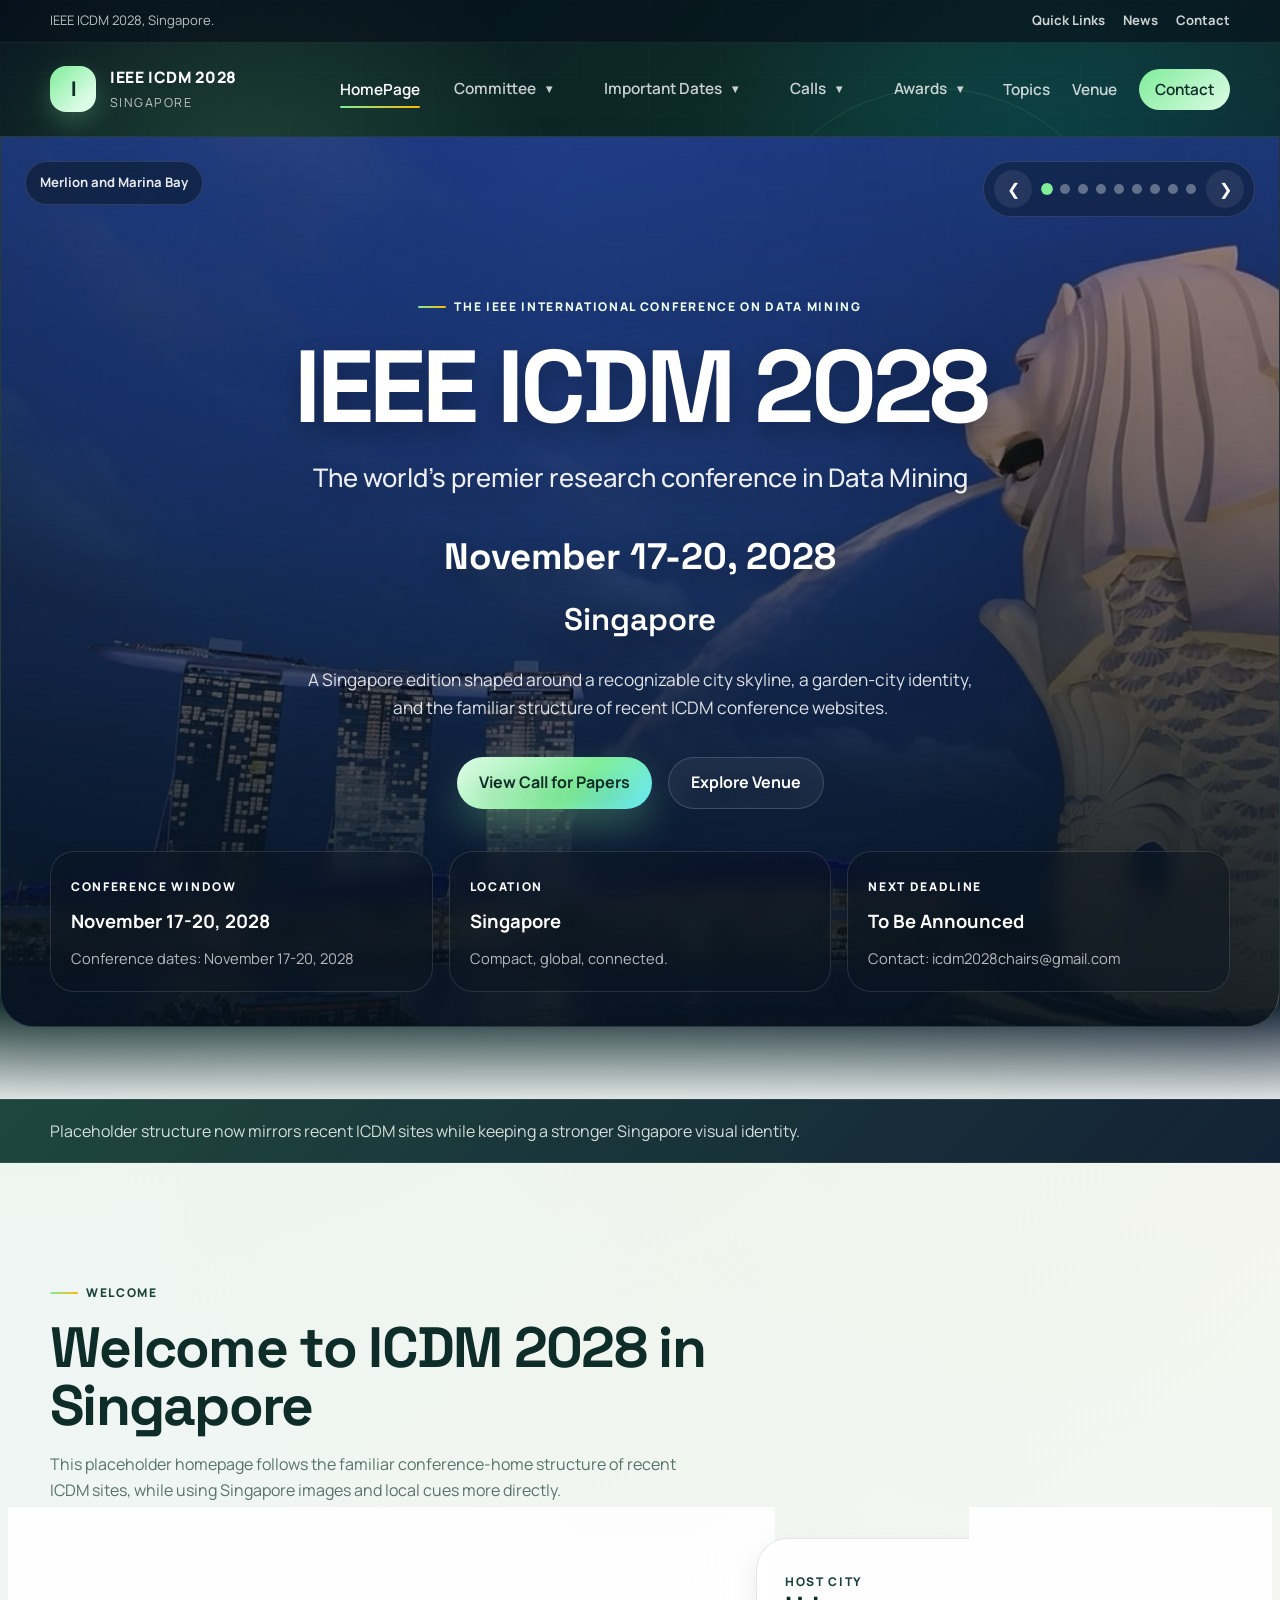
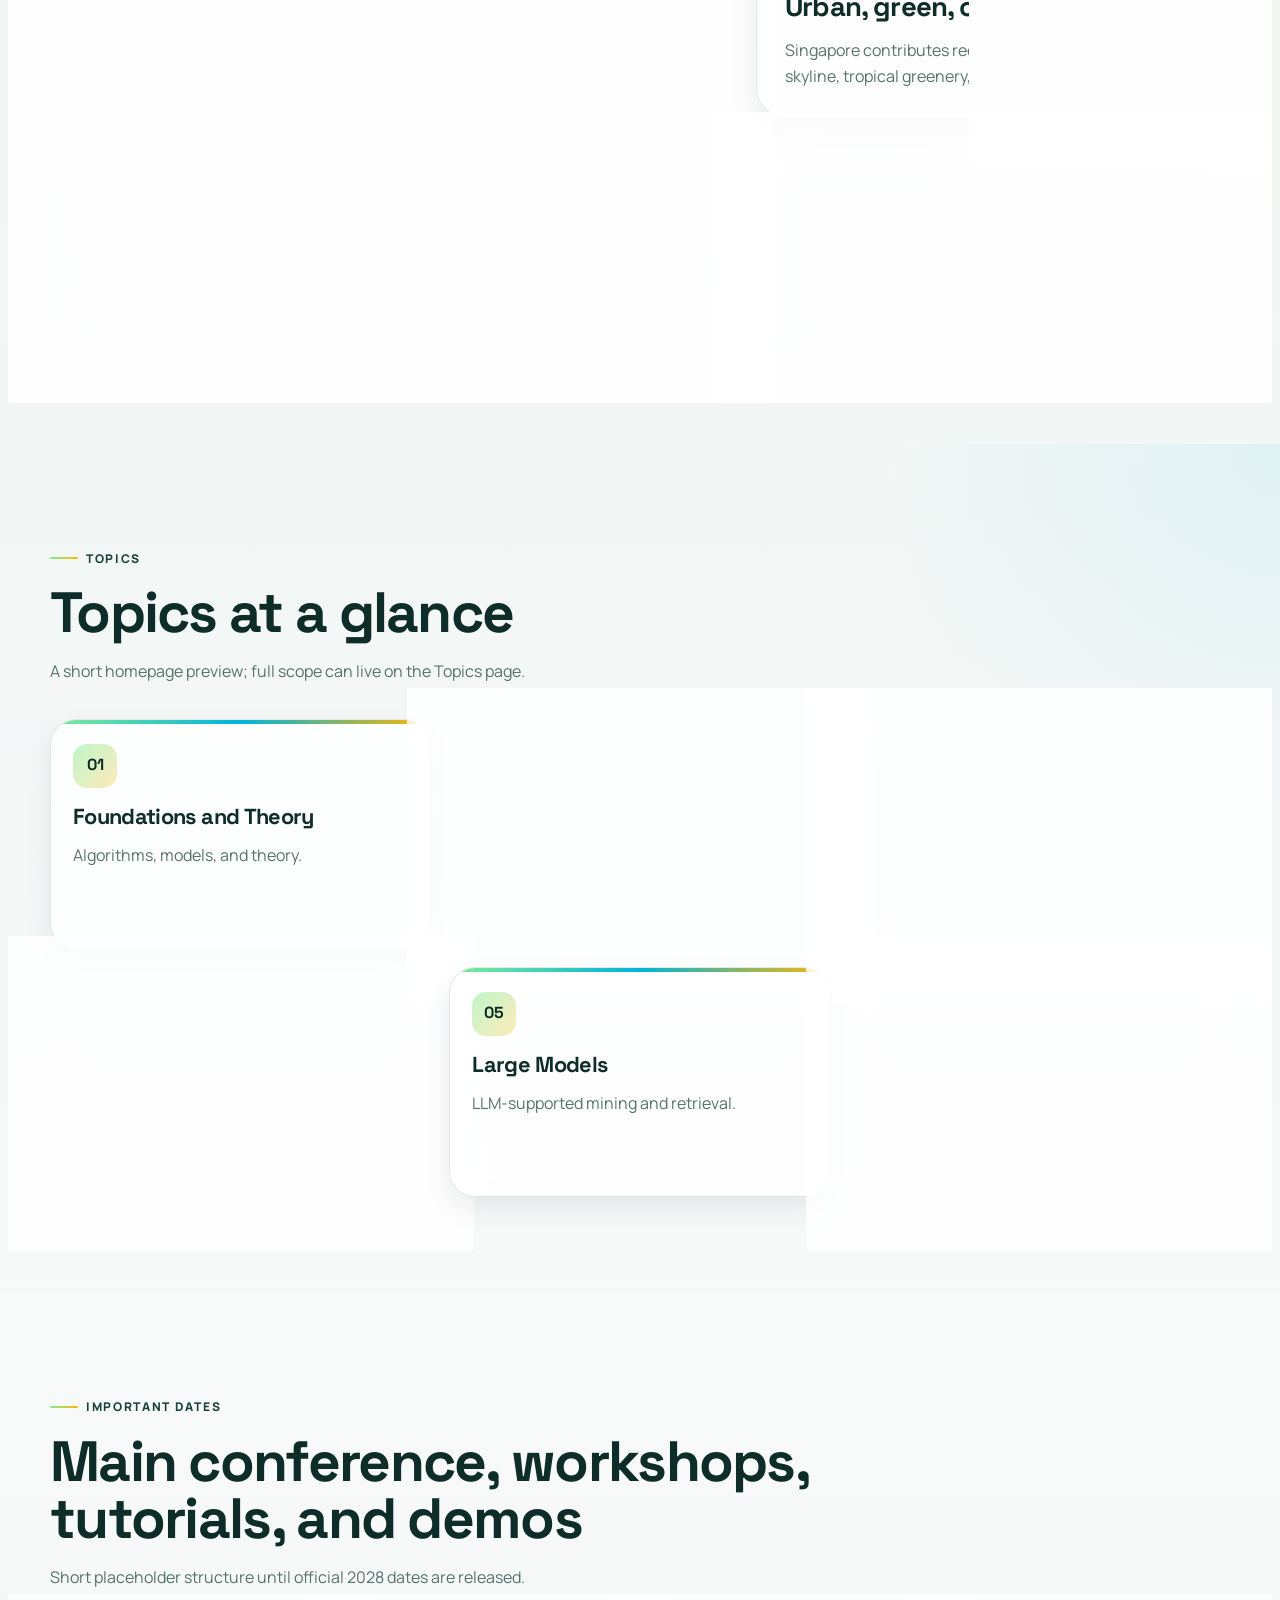
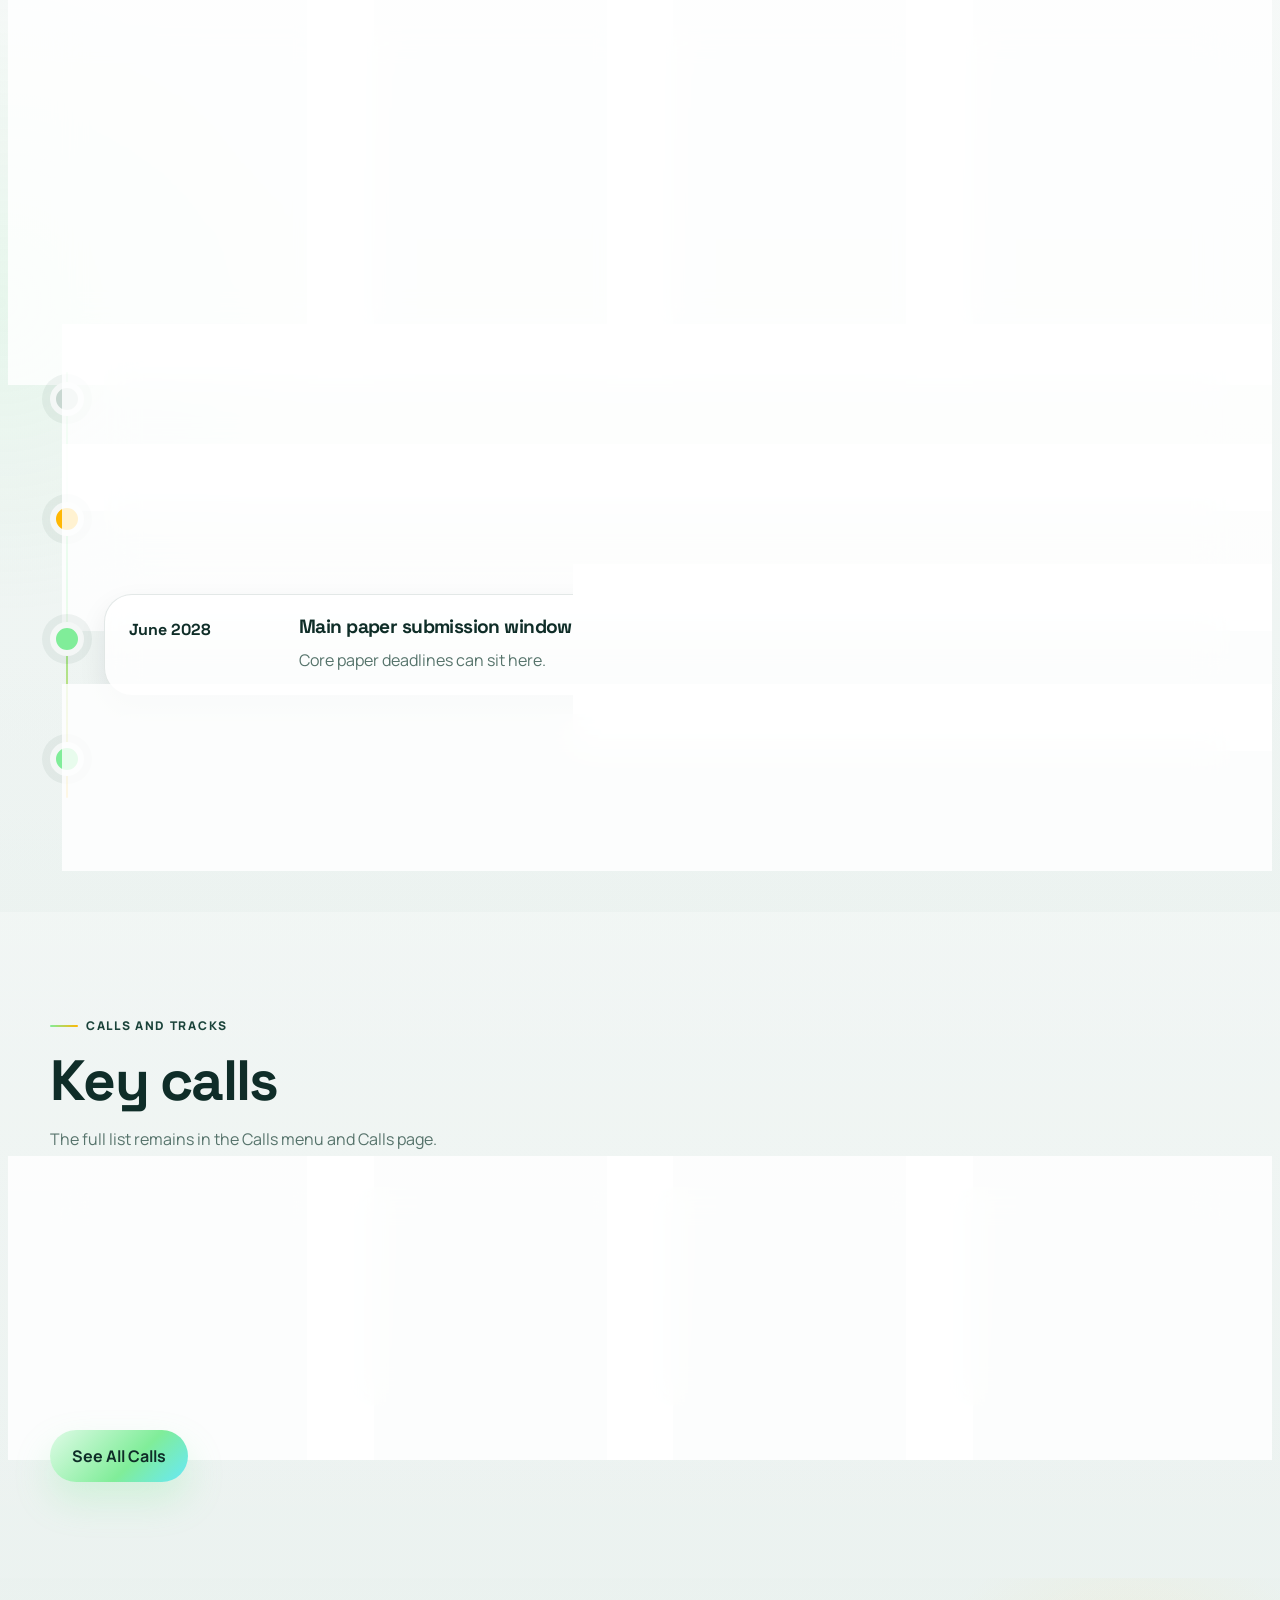
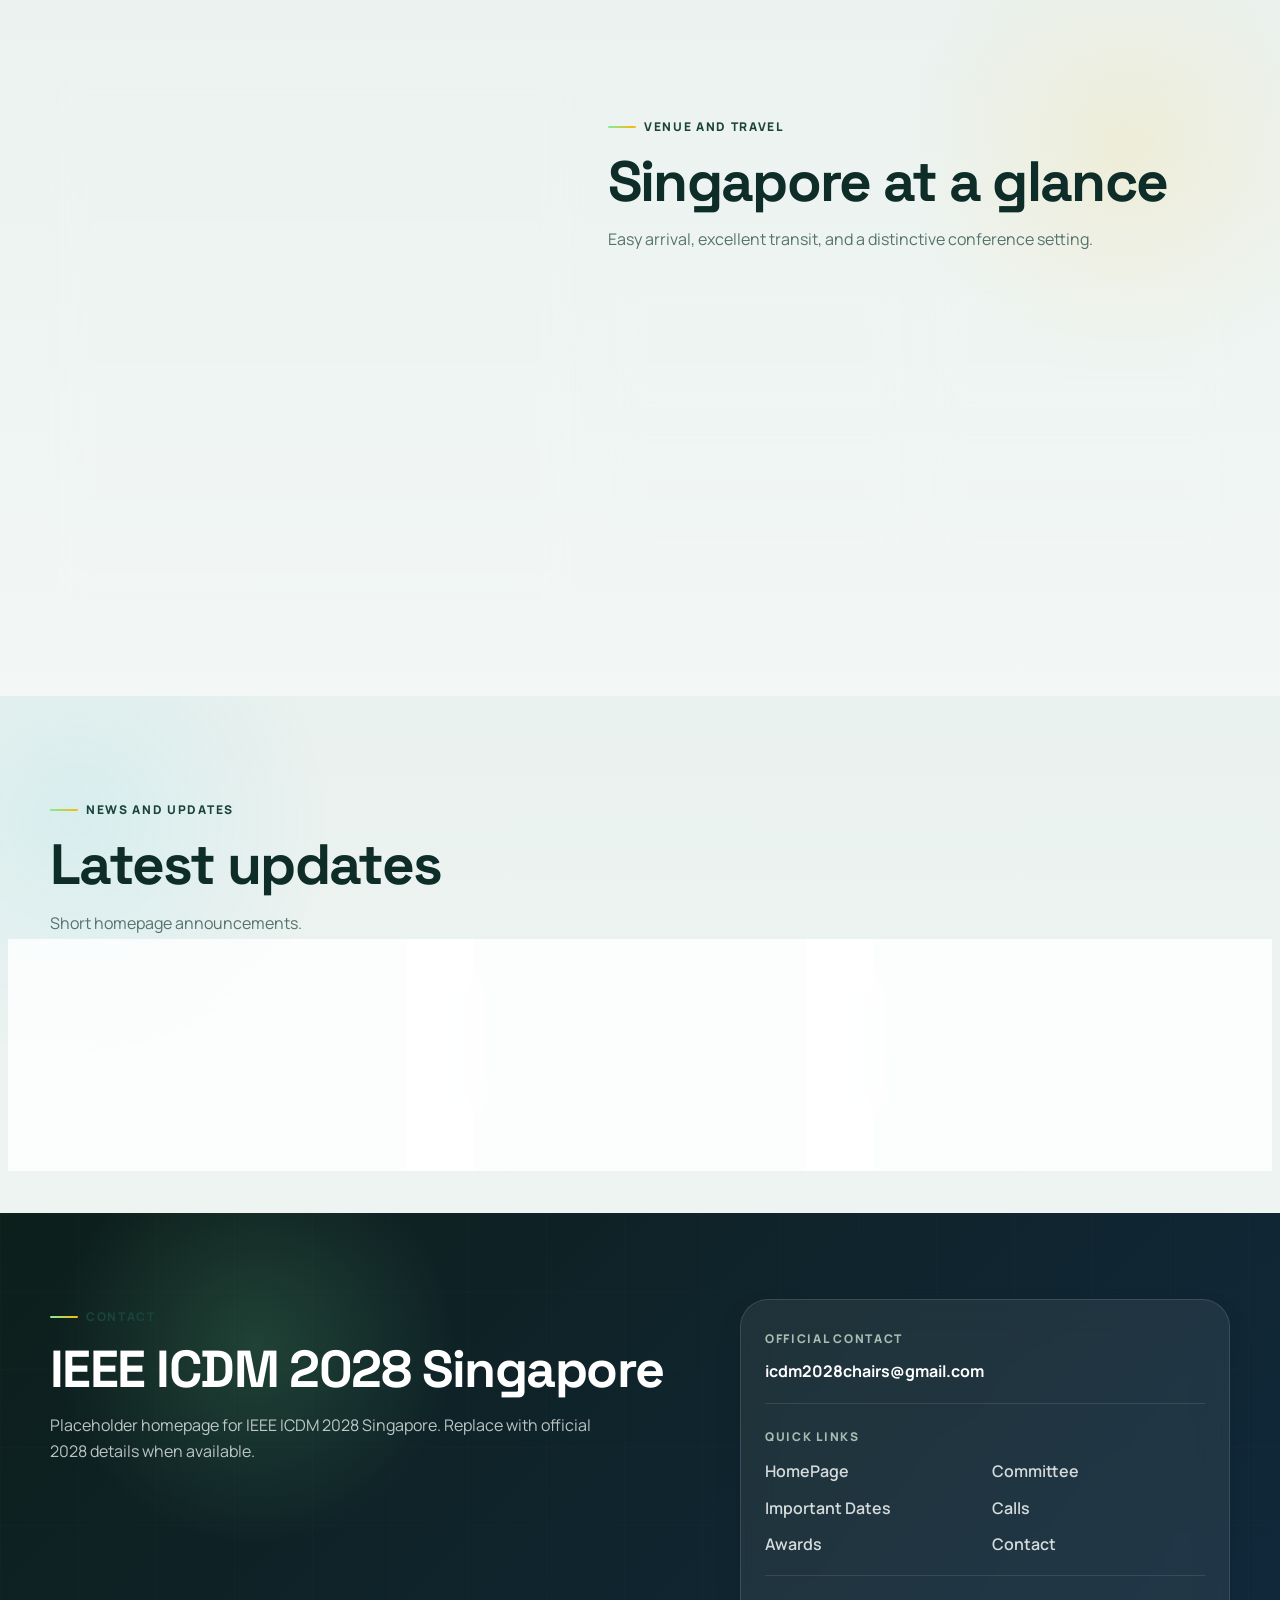
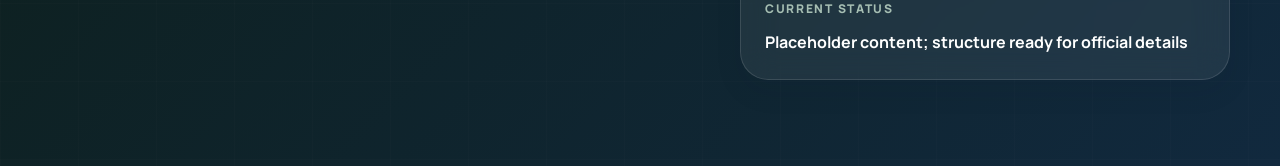
<file: index.html>
<!DOCTYPE html>
<html lang="en">
<head>
  <meta charset="UTF-8">
  <meta name="viewport" content="width=device-width, initial-scale=1.0">
  <meta name="description" content="Preliminary ICDM 2028 Singapore website concept combining garden-city ecology and premium tech aesthetics.">
  <title>IEEE ICDM 2028 | Singapore</title>
  <link rel="preconnect" href="https://fonts.googleapis.com">
  <link rel="preconnect" href="https://fonts.gstatic.com" crossorigin>
  <link href="https://fonts.googleapis.com/css2?family=Manrope:wght@400;500;600;700;800&family=Space+Grotesk:wght@500;700&display=swap" rel="stylesheet">
  <link rel="stylesheet" href="./styles.css">
</head>
<body>
  <div class="site-shell">
    <header class="site-header" id="top">
      <div class="utility-bar">
        <div class="container utility-inner">
          <p class="utility-copy">IEEE ICDM 2028, Singapore.</p>
          <div class="utility-links">
            <a href="#quick-links">Quick Links</a>
            <a href="#news">News</a>
            <a href="#contact">Contact</a>
          </div>
        </div>
      </div>
      <div class="container header-inner">
        <a class="brand" href="#top" aria-label="ICDM 2028 home">
          <span class="brand-mark">I</span>
          <span class="brand-text">
            <strong>IEEE ICDM 2028</strong>
            <span>Singapore</span>
          </span>
        </a>
        <button class="menu-toggle" type="button" aria-expanded="false" aria-controls="site-nav">
          <span></span>
          <span></span>
          <span></span>
          <span class="sr-only">Toggle navigation</span>
        </button>
        <nav class="site-nav" id="site-nav" aria-label="Primary">
          <ul class="nav-list">
            <li class="nav-item"><a class="nav-link" href="./index.html">HomePage</a></li>
            <li class="nav-item has-menu">
              <div class="nav-combo">
                <a class="nav-link nav-link-parent" href="./committee.html">Committee</a>
                <button class="nav-caret submenu-toggle" type="button" aria-expanded="false" aria-label="Open Committee menu">&#9662;</button>
              </div>
              <div class="nav-dropdown">
                <a href="./committee.html#organization-committee">Organization Committee</a>
                <a href="./committee.html#steering-committee">Steering Committee</a>
                <a href="./committee.html#award-committee">Award Committee</a>
                <a href="./committee.html#local-committee">Local Committee</a>
                <a href="./committee.html#program-committee">Program Committee</a>
              </div>
            </li>
            <li class="nav-item has-menu">
              <div class="nav-combo">
                <a class="nav-link nav-link-parent" href="./important-dates.html">Important Dates</a>
                <button class="nav-caret submenu-toggle" type="button" aria-expanded="false" aria-label="Open Important Dates menu">&#9662;</button>
              </div>
              <div class="nav-dropdown">
                <a href="./important-dates.html#main-conference">Main Conference</a>
                <a href="./important-dates.html#workshops">Workshops</a>
                <a href="./important-dates.html#tutorials">Tutorials</a>
                <a href="./important-dates.html#demonstrations">Demonstrations</a>
              </div>
            </li>
            <li class="nav-item has-menu">
              <div class="nav-combo">
                <a class="nav-link nav-link-parent" href="./calls.html">Calls</a>
                <button class="nav-caret submenu-toggle" type="button" aria-expanded="false" aria-label="Open Calls menu">&#9662;</button>
              </div>
              <div class="nav-dropdown nav-dropdown-wide">
                <a href="./calls.html#call-for-research-track-papers">Call for Research Track Papers</a>
                <a href="./calls.html#call-for-applied-track-papers">Call for Applied Track Papers</a>
                <a href="./calls.html#call-for-workshops">Call for Workshops</a>
                <a href="./calls.html#call-for-tutorials">Call for Tutorials</a>
                <a href="./calls.html#call-for-demos">Call for Demos</a>
                <a href="./calls.html#call-for-bluesky-track-papers">Call for BlueSky Track Papers</a>
                <a href="./calls.html#call-for-phd-forum">Call for PhD Forum</a>
                <a href="./calls.html#call-for-education-forum">Call for Education Forum</a>
                <a href="./calls.html#call-for-teen-research-symposium-en">Call for Teen Research Symposium (EN)</a>
                <a href="./calls.html#call-for-teen-research-symposium-cn">Call for Teen Research Symposium (CN)</a>
                <a href="./calls.html#call-for-sponsorship-en">Call for Sponsorship (EN)</a>
                <a href="./calls.html#call-for-sponsorship-cn">Call for Sponsorship (CN)</a>
                <a href="./calls.html#call-for-paper-poster-png">Call for Paper Poster (png)</a>
              </div>
            </li>
            <li class="nav-item has-menu">
              <div class="nav-combo">
                <a class="nav-link nav-link-parent" href="./awards.html">Awards</a>
                <button class="nav-caret submenu-toggle" type="button" aria-expanded="false" aria-label="Open Awards menu">&#9662;</button>
              </div>
              <div class="nav-dropdown nav-dropdown-wide">
                <a href="./awards.html#icdm-tao-li-awards">ICDM Tao Li Awards</a>
                <a href="./awards.html#icdm-paper-awards">ICDM Paper Awards</a>
                <a href="./awards.html#icdm-contribution-awards">ICDM Contribution Awards</a>
                <a href="./awards.html#icdm-female-scholar-student-awards">ICDM Female Scholar/Student Awards</a>
                <a href="./awards.html#icdm-poster-awards">ICDM Poster Awards</a>
                <a href="./awards.html#icdm-education-awards">ICDM Education Awards</a>
                <a href="./awards.html#icdm-phd-forum-awards">ICDM PhD Forum Awards</a>
                <a href="./awards.html#icdm-teen-research-awards">ICDM Teen Research Awards</a>
                <a href="./awards.html#ccc-blue-sky-awards">CCC Blue-Sky Awards</a>
              </div>
            </li>
            <li class="nav-item"><a class="nav-link" href="./topics.html">Topics</a></li>
            <li class="nav-item"><a class="nav-link" href="./venue.html">Venue</a></li>
            <li class="nav-item"><a class="nav-link nav-link-accent" href="./contact.html">Contact</a></li>
          </ul>
        </nav>
      </div>
    </header>

    <main>
      <section class="hero">
        <div class="hero-grid" aria-hidden="true"></div>
        <div class="hero-orbit hero-orbit-a" aria-hidden="true"></div>
        <div class="hero-orbit hero-orbit-b" aria-hidden="true"></div>
        <div class="hero-banner" data-reveal>
          <div class="hero-banner-media" aria-label="Singapore background image slider">
            <figure class="hero-slide is-active" style="--slide-image: url('./assets/images/gallery-singapore-02.jpg');">
              <img class="hero-banner-photo" src="./assets/images/gallery-singapore-02.jpg" alt="Merlion and Marina Bay skyline at dusk" loading="eager" decoding="async" onerror="this.onerror=null;this.src='./assets/images/singapore-marina-fallback.svg';">
              <figcaption>Merlion and Marina Bay</figcaption>
            </figure>
            <figure class="hero-slide" style="--slide-image: url('./assets/images/gallery-singapore-03.jpg');">
              <img class="hero-banner-photo" src="./assets/images/gallery-singapore-03.jpg" alt="Jewel Rain Vortex viewed from the main atrium" loading="lazy" decoding="async" onerror="this.onerror=null;this.src='./assets/images/singapore-gardens-fallback.svg';">
              <figcaption>Jewel Rain Vortex</figcaption>
            </figure>
            <figure class="hero-slide" style="--slide-image: url('./assets/images/gallery-singapore-04.jpg');">
              <img class="hero-banner-photo" src="./assets/images/gallery-singapore-04.jpg" alt="Vertical greenery integrated into a modern Singapore building" loading="lazy" decoding="async">
              <figcaption>Vertical Greenery</figcaption>
            </figure>
            <figure class="hero-slide" style="--slide-image: url('./assets/images/gallery-singapore-01.jpg');">
              <img class="hero-banner-photo" src="./assets/images/gallery-singapore-01.jpg" alt="Colonial courtyard fountain in Singapore" loading="lazy" decoding="async">
              <figcaption>Courtyard Fountain</figcaption>
            </figure>
            <figure class="hero-slide" style="--slide-image: url('./assets/images/gallery-singapore-05.jpg');">
              <img class="hero-banner-photo" src="./assets/images/gallery-singapore-05.jpg" alt="Historic facade with colorful shutters in Singapore" loading="lazy" decoding="async">
              <figcaption>Colorful Facade</figcaption>
            </figure>
            <figure class="hero-slide" style="--slide-image: url('./assets/images/gallery-singapore-06.jpg');">
              <img class="hero-banner-photo" src="./assets/images/gallery-singapore-06.jpg" alt="Marina Bay Sands in close-up view" loading="lazy" decoding="async">
              <figcaption>Marina Bay Sands</figcaption>
            </figure>
            <figure class="hero-slide" style="--slide-image: url('./assets/images/gallery-singapore-07.jpg');">
              <img class="hero-banner-photo" src="./assets/images/gallery-singapore-07.jpg" alt="St. Andrew's Cathedral surrounded by greenery in Singapore" loading="lazy" decoding="async">
              <figcaption>St. Andrew's Cathedral</figcaption>
            </figure>
            <figure class="hero-slide" style="--slide-image: url('./assets/images/gallery-singapore-08.jpg');">
              <img class="hero-banner-photo" src="./assets/images/gallery-singapore-08.jpg" alt="Garden canopy framed by circular architecture in Singapore" loading="lazy" decoding="async">
              <figcaption>Garden Canopy</figcaption>
            </figure>
            <figure class="hero-slide" style="--slide-image: url('./assets/images/gallery-singapore-09.jpg');">
              <img class="hero-banner-photo" src="./assets/images/gallery-singapore-09.jpg" alt="Jewel Rain Vortex seen through tropical foliage" loading="lazy" decoding="async">
              <figcaption>Jewel Through the Trees</figcaption>
            </figure>
            <div class="hero-slider-controls">
              <button class="hero-slider-btn" type="button" data-hero-prev aria-label="Previous background image">&#10094;</button>
              <div class="hero-slider-dots" role="tablist" aria-label="Hero background images">
                <button class="hero-slider-dot is-active" type="button" data-hero-dot="0" aria-label="Show image 1" aria-current="true"></button>
                <button class="hero-slider-dot" type="button" data-hero-dot="1" aria-label="Show image 2"></button>
                <button class="hero-slider-dot" type="button" data-hero-dot="2" aria-label="Show image 3"></button>
                <button class="hero-slider-dot" type="button" data-hero-dot="3" aria-label="Show image 4"></button>
                <button class="hero-slider-dot" type="button" data-hero-dot="4" aria-label="Show image 5"></button>
                <button class="hero-slider-dot" type="button" data-hero-dot="5" aria-label="Show image 6"></button>
                <button class="hero-slider-dot" type="button" data-hero-dot="6" aria-label="Show image 7"></button>
                <button class="hero-slider-dot" type="button" data-hero-dot="7" aria-label="Show image 8"></button>
                <button class="hero-slider-dot" type="button" data-hero-dot="8" aria-label="Show image 9"></button>
              </div>
              <button class="hero-slider-btn" type="button" data-hero-next aria-label="Next background image">&#10095;</button>
            </div>
          </div>
          <div class="hero-banner-shade" aria-hidden="true"></div>
          <div class="container hero-banner-inner">
            <div class="hero-banner-copy">
              <span class="eyebrow">The IEEE International Conference on Data Mining</span>
              <h1>IEEE ICDM 2028</h1>
              <p class="hero-tagline">The world's premier research conference in Data Mining</p>
              <div class="hero-place">
                <strong>November 17-20, 2028</strong>
                <span>Singapore</span>
              </div>
              <p class="hero-lead">
                A Singapore edition shaped around a recognizable city skyline, a garden-city identity, and the familiar structure of recent ICDM conference websites.
              </p>
              <div class="hero-actions">
                <a class="btn btn-primary" href="./calls.html">View Call for Papers</a>
                <a class="btn btn-secondary" href="./venue.html">Explore Venue</a>
              </div>
            </div>
            <div class="hero-stats">
              <article class="stat-card">
                <span class="stat-label">Conference Window</span>
                <strong>November 17-20, 2028</strong>
                <p>Conference dates: November 17-20, 2028</p>
              </article>
              <article class="stat-card">
                <span class="stat-label">Location</span>
                <strong>Singapore</strong>
                <p>Compact, global, connected.</p>
              </article>
              <article class="stat-card stat-card-highlight">
                <span class="stat-label">Next Deadline</span>
                <strong>To Be Announced</strong>
                <p>Contact: icdm2028chairs@gmail.com</p>
              </article>
            </div>
          </div>
        </div>
      </section>

      <section class="notice-band">
        <div class="container">
          <p>
            Placeholder structure now mirrors recent ICDM sites while keeping a stronger Singapore visual identity.
          </p>
        </div>
      </section>

      <section class="section section-overview" id="overview">
        <div class="container">
          <div class="section-head" data-reveal>
            <span class="section-kicker">Welcome</span>
            <h2 class="section-title">Welcome to ICDM 2028 in Singapore</h2>
            <p class="section-copy">This placeholder homepage follows the familiar conference-home structure of recent ICDM sites, while using Singapore images and local cues more directly.</p>
          </div>
          <div class="overview-grid">
            <article class="overview-card overview-card-main" data-reveal>
              <h3>Conference Snapshot</h3>
              <p>IEEE ICDM 2028 is framed here as a focused international conference in data mining, with direct access to committees, dates, calls, venue information, and conference updates.</p>
            </article>
            <aside class="overview-stack" data-reveal>
              <article class="overview-card">
                <span class="mini-label">Host City</span>
                <h3>Urban, green, connected</h3>
                <p>Singapore contributes recognizability through its skyline, tropical greenery, and efficient mobility.</p>
              </article>
              <article class="overview-card overview-card-accent">
                <span class="mini-label">Homepage Focus</span>
                <ul class="feature-list">
                  <li>Clear calls, news, and deadlines</li>
                  <li>Recognizable Singapore imagery</li>
                  <li>Closer to a classic ICDM homepage rhythm</li>
                </ul>
              </article>
            </aside>
          </div>
        </div>
      </section>

      <section class="section section-topics" id="topics">
        <div class="container">
          <div class="section-head" data-reveal>
            <span class="section-kicker">Topics</span>
            <h2 class="section-title">Topics at a glance</h2>
            <p class="section-copy">A short homepage preview; full scope can live on the Topics page.</p>
          </div>
          <div class="topic-grid">
            <article class="topic-card" data-reveal>
              <span class="topic-index">01</span>
              <h3>Foundations and Theory</h3>
              <p>Algorithms, models, and theory.</p>
            </article>
            <article class="topic-card" data-reveal>
              <span class="topic-index">02</span>
              <h3>Machine Learning and Statistics</h3>
              <p>Modern learning for large-scale data.</p>
            </article>
            <article class="topic-card" data-reveal>
              <span class="topic-index">03</span>
              <h3>Heterogeneous and Multimodal Data</h3>
              <p>Graph, text, web, and multimodal sources.</p>
            </article>
            <article class="topic-card" data-reveal>
              <span class="topic-index">04</span>
              <h3>Systems and Platforms</h3>
              <p>Scalable, distributed, and privacy-aware systems.</p>
            </article>
            <article class="topic-card" data-reveal>
              <span class="topic-index">05</span>
              <h3>Large Models</h3>
              <p>LLM-supported mining and retrieval.</p>
            </article>
            <article class="topic-card" data-reveal>
              <span class="topic-index">06</span>
              <h3>Novel Applications</h3>
              <p>Health, climate, finance, engineering, and beyond.</p>
            </article>
          </div>
        </div>
      </section>

      <section class="section section-dates" id="dates">
        <div class="container">
          <div class="section-head" data-reveal>
            <span class="section-kicker">Important Dates</span>
            <h2 class="section-title">Main conference, workshops, tutorials, and demos</h2>
            <p class="section-copy">Short placeholder structure until official 2028 dates are released.</p>
          </div>
          <div class="date-groups">
            <article class="date-panel" id="dates-main" data-reveal>
              <span class="mini-label">Main Conference</span>
              <h3>Main Conference</h3>
              <ul class="meta-list">
                <li><strong>Full Paper Submission:</strong> Placeholder for official date</li>
                <li><strong>Author Notification:</strong> Placeholder for official date</li>
                <li><strong>Camera Ready:</strong> Placeholder for official date</li>
              </ul>
            </article>
            <article class="date-panel" id="dates-workshop" data-reveal>
              <span class="mini-label">Important Dates</span>
              <h3>Workshops</h3>
              <ul class="meta-list">
                <li><strong>Proposal Deadline:</strong> Placeholder for official date</li>
                <li><strong>Paper Submission:</strong> Placeholder for official date</li>
                <li><strong>Notification:</strong> Placeholder for official date</li>
              </ul>
            </article>
            <article class="date-panel" id="dates-tutorial" data-reveal>
              <span class="mini-label">Important Dates</span>
              <h3>Tutorials</h3>
              <ul class="meta-list">
                <li><strong>Proposal Deadline:</strong> Placeholder for official date</li>
                <li><strong>Acceptance Notice:</strong> Placeholder for official date</li>
                <li><strong>Material Due:</strong> Placeholder for official date</li>
              </ul>
            </article>
            <article class="date-panel" id="dates-demo" data-reveal>
              <span class="mini-label">Important Dates</span>
              <h3>Demonstrations</h3>
              <ul class="meta-list">
                <li><strong>Demo Paper Submission:</strong> Placeholder for official date</li>
                <li><strong>Notification:</strong> Placeholder for official date</li>
                <li><strong>Presentation Prep:</strong> Placeholder for official date</li>
              </ul>
            </article>
          </div>
          <div class="timeline" data-reveal>
            <article class="timeline-item" data-state="done">
              <span class="timeline-dot" aria-hidden="true"></span>
              <div class="timeline-content">
                <div class="timeline-date">Late 2027</div>
                <div class="timeline-body">
                  <h3>Homepage and first announcement</h3>
                  <p>Site launch.</p>
                </div>
                <span class="timeline-status">Preparation</span>
              </div>
            </article>
            <article class="timeline-item" data-state="live">
              <span class="timeline-dot" aria-hidden="true"></span>
              <div class="timeline-content">
                <div class="timeline-date">March 2028</div>
                <div class="timeline-body">
                  <h3>Workshop and tutorial calls</h3>
                  <p>Support-track launch.</p>
                </div>
                <span class="timeline-status">Highlight</span>
              </div>
            </article>
            <article class="timeline-item" data-state="upcoming">
              <span class="timeline-dot" aria-hidden="true"></span>
              <div class="timeline-content">
                <div class="timeline-date">June 2028</div>
                <div class="timeline-body">
                  <h3>Main paper submission window</h3>
                  <p>Core paper deadlines can sit here.</p>
                </div>
                <span class="timeline-status">Core Deadline</span>
              </div>
            </article>
            <article class="timeline-item" data-state="upcoming">
              <span class="timeline-dot" aria-hidden="true"></span>
              <div class="timeline-content">
                <div class="timeline-date">November 2028</div>
                <div class="timeline-body">
                  <h3>Conference week in Singapore</h3>
                  <p>Conference week.</p>
                </div>
                <span class="timeline-status">Conference</span>
              </div>
            </article>
          </div>
        </div>
      </section>

      <section class="section section-calls" id="calls">
        <div class="container">
          <div class="section-head" data-reveal>
            <span class="section-kicker">Calls and Tracks</span>
            <h2 class="section-title">Key calls</h2>
            <p class="section-copy">The full list remains in the Calls menu and Calls page.</p>
          </div>
          <div class="call-grid">
            <article class="call-card" id="call-research" data-reveal><span class="pill">Core</span><h3>Call for Research Track Papers</h3><p>Original work in algorithms, theory, systems, and applications.</p></article>
            <article class="call-card" id="call-applied" data-reveal><span class="pill">Featured</span><h3>Call for Applied Track Papers</h3><p>Industry and interdisciplinary deployments, datasets, and evaluation studies.</p></article>
            <article class="call-card" id="call-workshops" data-reveal><span class="pill">Community</span><h3>Call for Workshops</h3><p>Focused satellite events for emerging areas and specialist exchange.</p></article>
            <article class="call-card" id="call-tutorials" data-reveal><span class="pill">Learning</span><h3>Call for Tutorials</h3><p>Short educational sessions on fast-moving or foundational topics.</p></article>
          </div>
          <div class="section-cta" data-reveal>
            <a class="btn btn-primary" href="./calls.html">See All Calls</a>
          </div>
        </div>
      </section>

      <section class="section section-venue" id="venue">
        <div class="container venue-grid">
          <div class="venue-visual" data-reveal>
            <div class="venue-map-card">
              <div class="map-label">Singapore Mobility Sketch</div>
              <svg viewBox="0 0 520 360" aria-hidden="true">
                <defs>
                  <linearGradient id="mrtGlow" x1="0%" y1="0%" x2="100%" y2="100%">
                    <stop offset="0%" stop-color="#80ED99"></stop>
                    <stop offset="100%" stop-color="#00B4D8"></stop>
                  </linearGradient>
                </defs>
                <path d="M46 242C114 200 160 178 234 190C304 202 338 250 396 250C442 250 464 228 482 202" fill="none" stroke="url(#mrtGlow)" stroke-width="10" stroke-linecap="round"></path>
                <path d="M84 96C120 120 164 156 226 150C272 146 322 112 390 106C430 102 460 118 484 140" fill="none" stroke="#1A433A" stroke-width="8" stroke-linecap="round" opacity="0.8"></path>
                <path d="M162 42C180 84 198 110 252 128C314 148 380 156 446 186" fill="none" stroke="#FFB703" stroke-width="6" stroke-linecap="round" opacity="0.72"></path>
                <circle cx="92" cy="98" r="10" fill="#1A433A"></circle>
                <circle cx="214" cy="151" r="10" fill="#1A433A"></circle>
                <circle cx="388" cy="107" r="10" fill="#1A433A"></circle>
                <circle cx="72" cy="226" r="12" fill="#80ED99"></circle>
                <circle cx="232" cy="191" r="12" fill="#80ED99"></circle>
                <circle cx="396" cy="250" r="12" fill="#80ED99"></circle>
                <circle cx="458" cy="195" r="12" fill="#80ED99"></circle>
                <circle cx="161" cy="44" r="10" fill="#FFB703"></circle>
                <circle cx="255" cy="129" r="10" fill="#FFB703"></circle>
                <circle cx="445" cy="186" r="10" fill="#FFB703"></circle>
                <text x="62" y="82">Changi</text>
                <text x="198" y="177">Marina Bay</text>
                <text x="366" y="94">One-North</text>
                <text x="421" y="177">Orchard</text>
              </svg>
              <p>
                A stylized mobility sketch is enough on the homepage: it shows access and efficiency without turning the page into a travel brochure.
              </p>
            </div>
          </div>
          <div class="venue-content">
            <div class="section-head" data-reveal>
              <span class="section-kicker">Venue and Travel</span>
              <h2 class="section-title">Singapore at a glance</h2>
              <p class="section-copy">Easy arrival, excellent transit, and a distinctive conference setting.</p>
            </div>
            <div class="travel-grid">
              <article class="travel-card" data-reveal><h3>Conference Venue</h3><p>Future hotel or university venue block.</p></article>
              <article class="travel-card" data-reveal><h3>Airport Access</h3><p>Changi transfer guidance.</p></article>
              <article class="travel-card" data-reveal><h3>MRT Connectivity</h3><p>Fast and legible city transit.</p></article>
              <article class="travel-card" data-reveal><h3>About Singapore</h3><p>Research hub with garden-city character.</p></article>
            </div>
          </div>
        </div>
      </section>

      <section class="section section-news" id="news">
        <div class="container">
          <div class="section-head" data-reveal>
            <span class="section-kicker">News and Updates</span>
            <h2 class="section-title">Latest updates</h2>
            <p class="section-copy">Short homepage announcements.</p>
          </div>
          <div class="news-grid">
            <article class="news-card" data-reveal><span class="news-date">Preview</span><h3>Homepage launched</h3><p>Initial site concept is live.</p></article>
            <article class="news-card" data-reveal><span class="news-date">Track Update</span><h3>Research track to be announced</h3><p>Placeholder for the first CFP release.</p></article>
            <article class="news-card" data-reveal><span class="news-date">Program Update</span><h3>Venue details to follow</h3><p>Singapore logistics section is prepared.</p></article>
          </div>
        </div>
      </section>
    </main>

    <footer class="site-footer" id="contact">
      <div class="container footer-grid">
        <div class="footer-copy">
          <span class="section-kicker">Contact</span>
          <h2>IEEE ICDM 2028 Singapore</h2>
          <p>
            Placeholder homepage for IEEE ICDM 2028 Singapore. Replace with official 2028 details when available.
          </p>
        </div>
        <div class="footer-panel">
          <div class="footer-item">
            <span class="footer-label">Official Contact</span>
            <strong>icdm2028chairs@gmail.com</strong>
          </div>
          <div class="footer-item">
            <span class="footer-label">Quick Links</span>
            <div class="footer-links">
              <a href="./index.html">HomePage</a>
              <a href="./committee.html">Committee</a>
              <a href="./important-dates.html">Important Dates</a>
              <a href="./calls.html">Calls</a>
              <a href="./awards.html">Awards</a>
              <a href="./contact.html">Contact</a>
            </div>
          </div>
          <div class="footer-item">
            <span class="footer-label">Current Status</span>
            <strong>Placeholder content; structure ready for official details</strong>
          </div>
        </div>
      </div>
    </footer>
  </div>
  <script src="./script.js"></script>
</body>
</html>
</file>
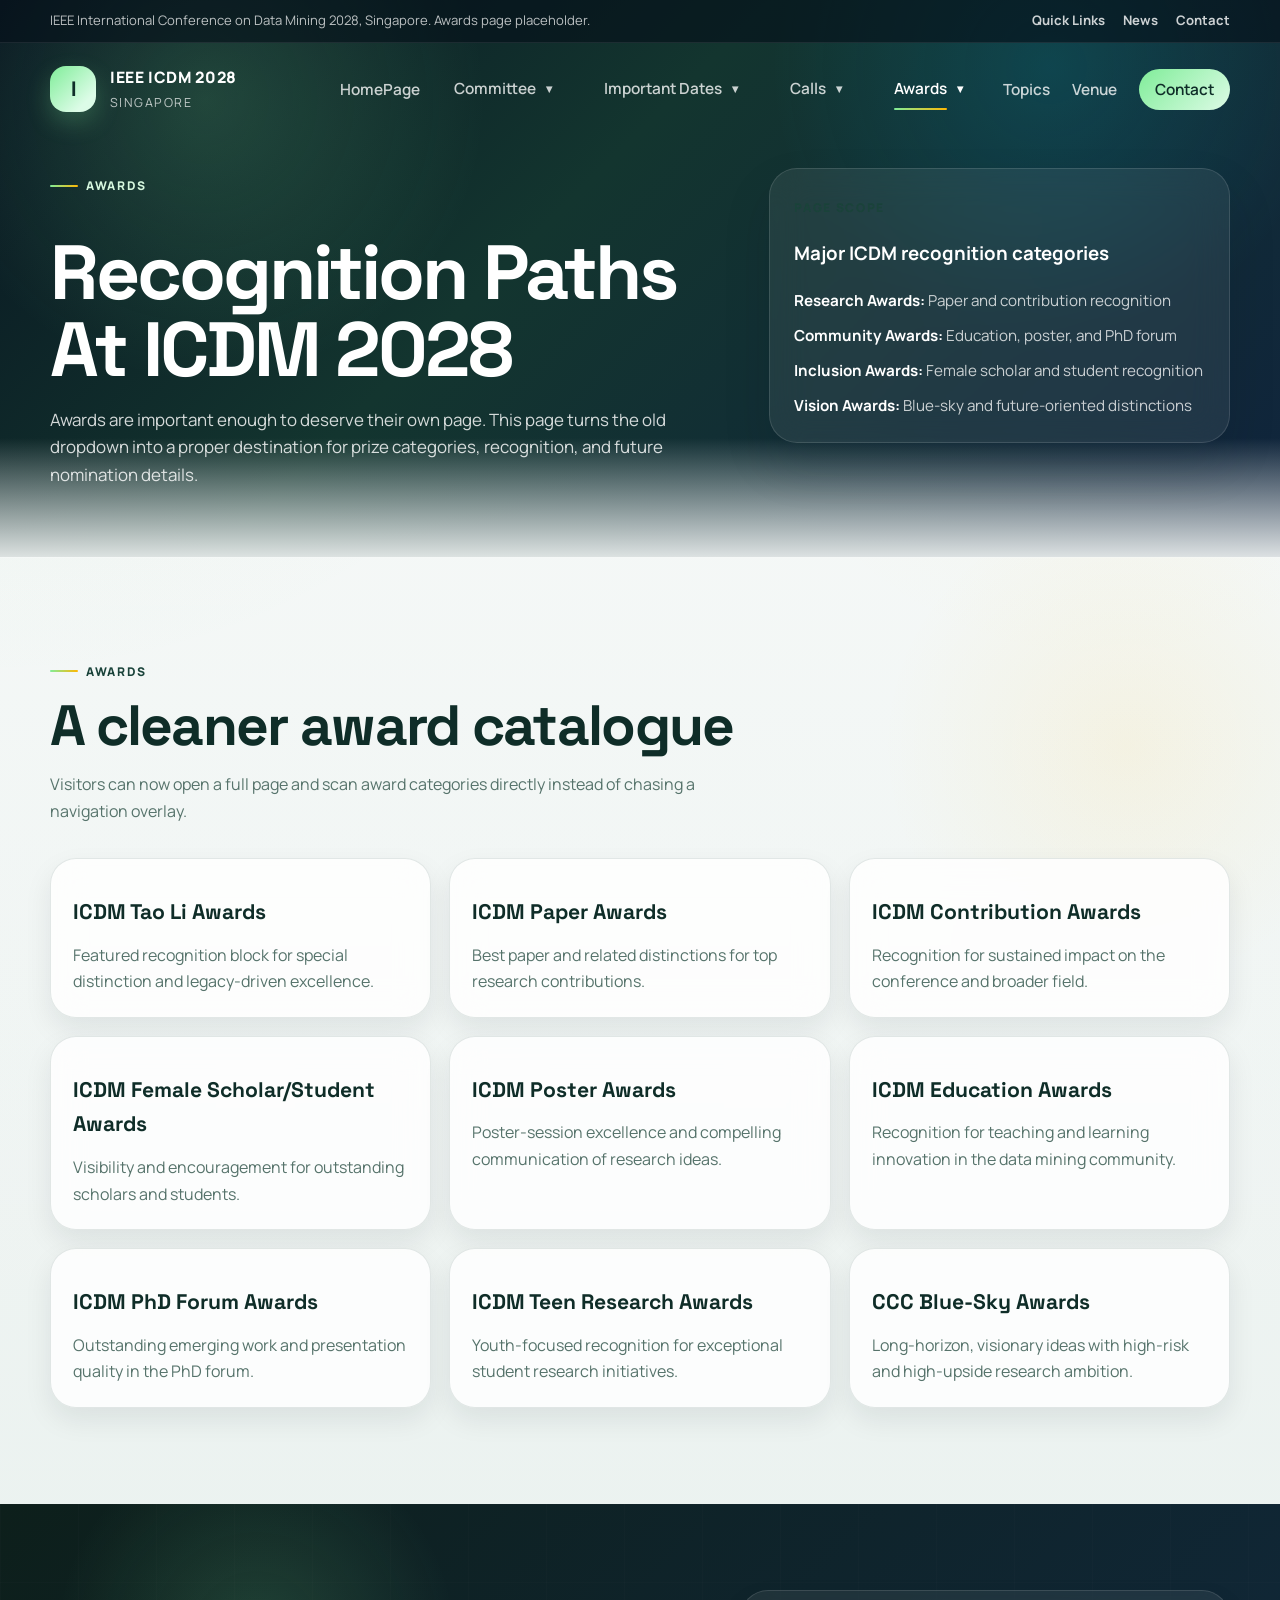
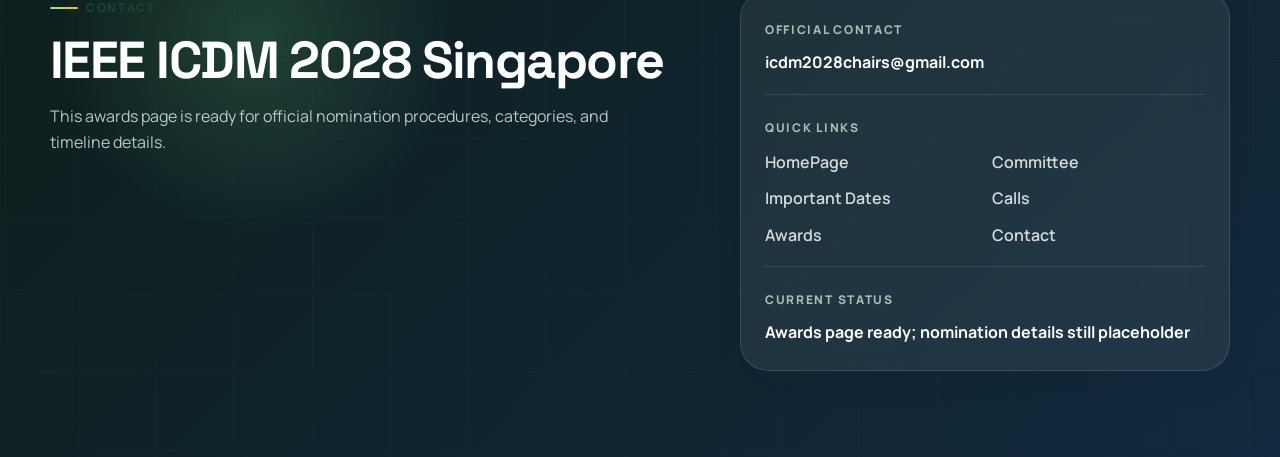
<file: awards.html>
<!DOCTYPE html>
<html lang="en">
<head>
  <meta charset="UTF-8">
  <meta name="viewport" content="width=device-width, initial-scale=1.0">
  <meta name="description" content="Awards page for the ICDM 2028 Singapore website concept.">
  <title>ICDM 2028 | Awards</title>
  <link rel="preconnect" href="https://fonts.googleapis.com">
  <link rel="preconnect" href="https://fonts.gstatic.com" crossorigin>
  <link href="https://fonts.googleapis.com/css2?family=Manrope:wght@400;500;600;700;800&family=Space+Grotesk:wght@500;700&display=swap" rel="stylesheet">
  <link rel="stylesheet" href="./styles.css">
</head>
<body>
  <div class="site-shell">
    <header class="site-header" id="top">
      <div class="utility-bar">
        <div class="container utility-inner">
          <p class="utility-copy">IEEE International Conference on Data Mining 2028, Singapore. Awards page placeholder.</p>
          <div class="utility-links">
            <a href="./index.html#quick-links">Quick Links</a>
            <a href="./index.html#news">News</a>
            <a href="./contact.html">Contact</a>
          </div>
        </div>
      </div>
      <div class="container header-inner">
        <a class="brand" href="./index.html" aria-label="ICDM 2028 home">
          <span class="brand-mark">I</span>
          <span class="brand-text">
            <strong>IEEE ICDM 2028</strong>
            <span>Singapore</span>
          </span>
        </a>
        <button class="menu-toggle" type="button" aria-expanded="false" aria-controls="site-nav">
          <span></span>
          <span></span>
          <span></span>
          <span class="sr-only">Toggle navigation</span>
        </button>
        <nav class="site-nav" id="site-nav" aria-label="Primary">
          <ul class="nav-list">
            <li class="nav-item"><a class="nav-link" href="./index.html">HomePage</a></li>
            <li class="nav-item has-menu">
              <div class="nav-combo">
                <a class="nav-link nav-link-parent" href="./committee.html">Committee</a>
                <button class="nav-caret submenu-toggle" type="button" aria-expanded="false" aria-label="Open Committee menu">&#9662;</button>
              </div>
              <div class="nav-dropdown">
                <a href="./committee.html#organization-committee">Organization Committee</a>
                <a href="./committee.html#steering-committee">Steering Committee</a>
                <a href="./committee.html#award-committee">Award Committee</a>
                <a href="./committee.html#local-committee">Local Committee</a>
                <a href="./committee.html#program-committee">Program Committee</a>
              </div>
            </li>
            <li class="nav-item has-menu">
              <div class="nav-combo">
                <a class="nav-link nav-link-parent" href="./important-dates.html">Important Dates</a>
                <button class="nav-caret submenu-toggle" type="button" aria-expanded="false" aria-label="Open Important Dates menu">&#9662;</button>
              </div>
              <div class="nav-dropdown">
                <a href="./important-dates.html#main-conference">Main Conference</a>
                <a href="./important-dates.html#workshops">Workshops</a>
                <a href="./important-dates.html#tutorials">Tutorials</a>
                <a href="./important-dates.html#demonstrations">Demonstrations</a>
              </div>
            </li>
            <li class="nav-item has-menu">
              <div class="nav-combo">
                <a class="nav-link nav-link-parent" href="./calls.html">Calls</a>
                <button class="nav-caret submenu-toggle" type="button" aria-expanded="false" aria-label="Open Calls menu">&#9662;</button>
              </div>
              <div class="nav-dropdown nav-dropdown-wide">
                <a href="./calls.html#call-for-research-track-papers">Call for Research Track Papers</a>
                <a href="./calls.html#call-for-applied-track-papers">Call for Applied Track Papers</a>
                <a href="./calls.html#call-for-workshops">Call for Workshops</a>
                <a href="./calls.html#call-for-tutorials">Call for Tutorials</a>
                <a href="./calls.html#call-for-demos">Call for Demos</a>
                <a href="./calls.html#call-for-bluesky-track-papers">Call for BlueSky Track Papers</a>
                <a href="./calls.html#call-for-phd-forum">Call for PhD Forum</a>
                <a href="./calls.html#call-for-education-forum">Call for Education Forum</a>
                <a href="./calls.html#call-for-teen-research-symposium-en">Call for Teen Research Symposium (EN)</a>
                <a href="./calls.html#call-for-teen-research-symposium-cn">Call for Teen Research Symposium (CN)</a>
                <a href="./calls.html#call-for-sponsorship-en">Call for Sponsorship (EN)</a>
                <a href="./calls.html#call-for-sponsorship-cn">Call for Sponsorship (CN)</a>
                <a href="./calls.html#call-for-paper-poster-png">Call for Paper Poster (png)</a>
              </div>
            </li>
            <li class="nav-item has-menu">
              <div class="nav-combo">
                <a class="nav-link nav-link-parent" href="./awards.html">Awards</a>
                <button class="nav-caret submenu-toggle" type="button" aria-expanded="false" aria-label="Open Awards menu">&#9662;</button>
              </div>
              <div class="nav-dropdown nav-dropdown-wide">
                <a href="./awards.html#icdm-tao-li-awards">ICDM Tao Li Awards</a>
                <a href="./awards.html#icdm-paper-awards">ICDM Paper Awards</a>
                <a href="./awards.html#icdm-contribution-awards">ICDM Contribution Awards</a>
                <a href="./awards.html#icdm-female-scholar-student-awards">ICDM Female Scholar/Student Awards</a>
                <a href="./awards.html#icdm-poster-awards">ICDM Poster Awards</a>
                <a href="./awards.html#icdm-education-awards">ICDM Education Awards</a>
                <a href="./awards.html#icdm-phd-forum-awards">ICDM PhD Forum Awards</a>
                <a href="./awards.html#icdm-teen-research-awards">ICDM Teen Research Awards</a>
                <a href="./awards.html#ccc-blue-sky-awards">CCC Blue-Sky Awards</a>
              </div>
            </li>
            <li class="nav-item"><a class="nav-link" href="./topics.html">Topics</a></li>
            <li class="nav-item"><a class="nav-link" href="./venue.html">Venue</a></li>
            <li class="nav-item"><a class="nav-link nav-link-accent" href="./contact.html">Contact</a></li>
          </ul>
        </nav>
      </div>
    </header>

    <main>
      <section class="page-hero">
        <div class="container page-hero-layout">
          <div>
            <span class="eyebrow">Awards</span>
            <h1 class="page-title">Recognition Paths At ICDM 2028</h1>
            <p class="page-lead">
              Awards are important enough to deserve their own page. This page turns the old dropdown into
              a proper destination for prize categories, recognition, and future nomination details.
            </p>
          </div>
          <aside class="page-summary-card">
            <span class="mini-label">Page Scope</span>
            <h3>Major ICDM recognition categories</h3>
            <ul class="meta-list">
              <li><strong>Research Awards:</strong> Paper and contribution recognition</li>
              <li><strong>Community Awards:</strong> Education, poster, and PhD forum</li>
              <li><strong>Inclusion Awards:</strong> Female scholar and student recognition</li>
              <li><strong>Vision Awards:</strong> Blue-sky and future-oriented distinctions</li>
            </ul>
          </aside>
        </div>
      </section>

      <section class="section section-awards">
        <div class="container">
          <div class="section-head" data-reveal>
            <span class="section-kicker">Awards</span>
            <h2 class="section-title">A cleaner award catalogue</h2>
            <p class="section-copy">Visitors can now open a full page and scan award categories directly instead of chasing a navigation overlay.</p>
          </div>
          <div class="award-grid">
            <article class="award-card" id="icdm-tao-li-awards" data-reveal><h3>ICDM Tao Li Awards</h3><p>Featured recognition block for special distinction and legacy-driven excellence.</p></article>
            <article class="award-card" id="icdm-paper-awards" data-reveal><h3>ICDM Paper Awards</h3><p>Best paper and related distinctions for top research contributions.</p></article>
            <article class="award-card" id="icdm-contribution-awards" data-reveal><h3>ICDM Contribution Awards</h3><p>Recognition for sustained impact on the conference and broader field.</p></article>
            <article class="award-card" id="icdm-female-scholar-student-awards" data-reveal><h3>ICDM Female Scholar/Student Awards</h3><p>Visibility and encouragement for outstanding scholars and students.</p></article>
            <article class="award-card" id="icdm-poster-awards" data-reveal><h3>ICDM Poster Awards</h3><p>Poster-session excellence and compelling communication of research ideas.</p></article>
            <article class="award-card" id="icdm-education-awards" data-reveal><h3>ICDM Education Awards</h3><p>Recognition for teaching and learning innovation in the data mining community.</p></article>
            <article class="award-card" id="icdm-phd-forum-awards" data-reveal><h3>ICDM PhD Forum Awards</h3><p>Outstanding emerging work and presentation quality in the PhD forum.</p></article>
            <article class="award-card" id="icdm-teen-research-awards" data-reveal><h3>ICDM Teen Research Awards</h3><p>Youth-focused recognition for exceptional student research initiatives.</p></article>
            <article class="award-card" id="ccc-blue-sky-awards" data-reveal><h3>CCC Blue-Sky Awards</h3><p>Long-horizon, visionary ideas with high-risk and high-upside research ambition.</p></article>
          </div>
        </div>
      </section>
    </main>

    <footer class="site-footer">
      <div class="container footer-grid">
        <div class="footer-copy">
          <span class="section-kicker">Contact</span>
          <h2>IEEE ICDM 2028 Singapore</h2>
          <p>This awards page is ready for official nomination procedures, categories, and timeline details.</p>
        </div>
        <div class="footer-panel">
          <div class="footer-item">
            <span class="footer-label">Official Contact</span>
            <strong>icdm2028chairs@gmail.com</strong>
          </div>
          <div class="footer-item">
            <span class="footer-label">Quick Links</span>
            <div class="footer-links">
              <a href="./index.html">HomePage</a>
              <a href="./committee.html">Committee</a>
              <a href="./important-dates.html">Important Dates</a>
              <a href="./calls.html">Calls</a>
              <a href="./awards.html">Awards</a>
              <a href="./contact.html">Contact</a>
            </div>
          </div>
          <div class="footer-item">
            <span class="footer-label">Current Status</span>
            <strong>Awards page ready; nomination details still placeholder</strong>
          </div>
        </div>
      </div>
    </footer>
  </div>
  <script src="./script.js"></script>
</body>
</html>
</file>
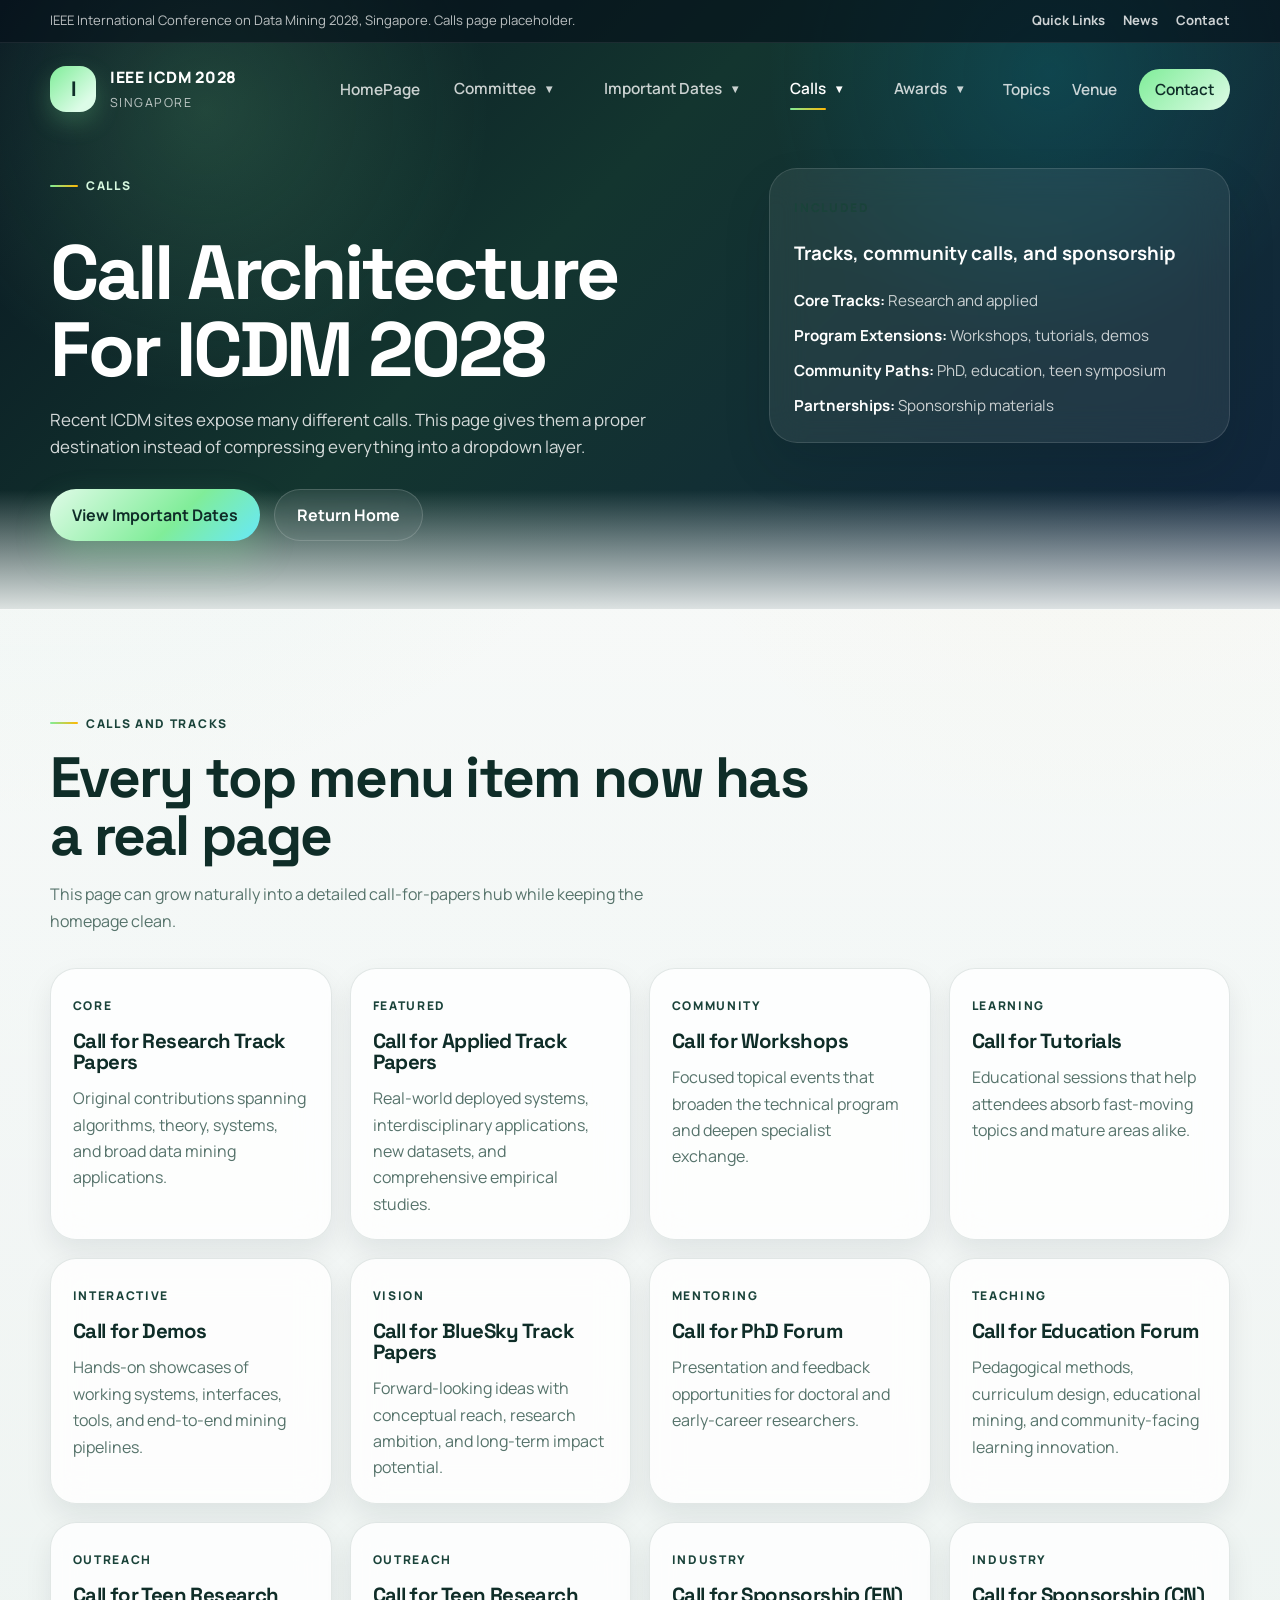
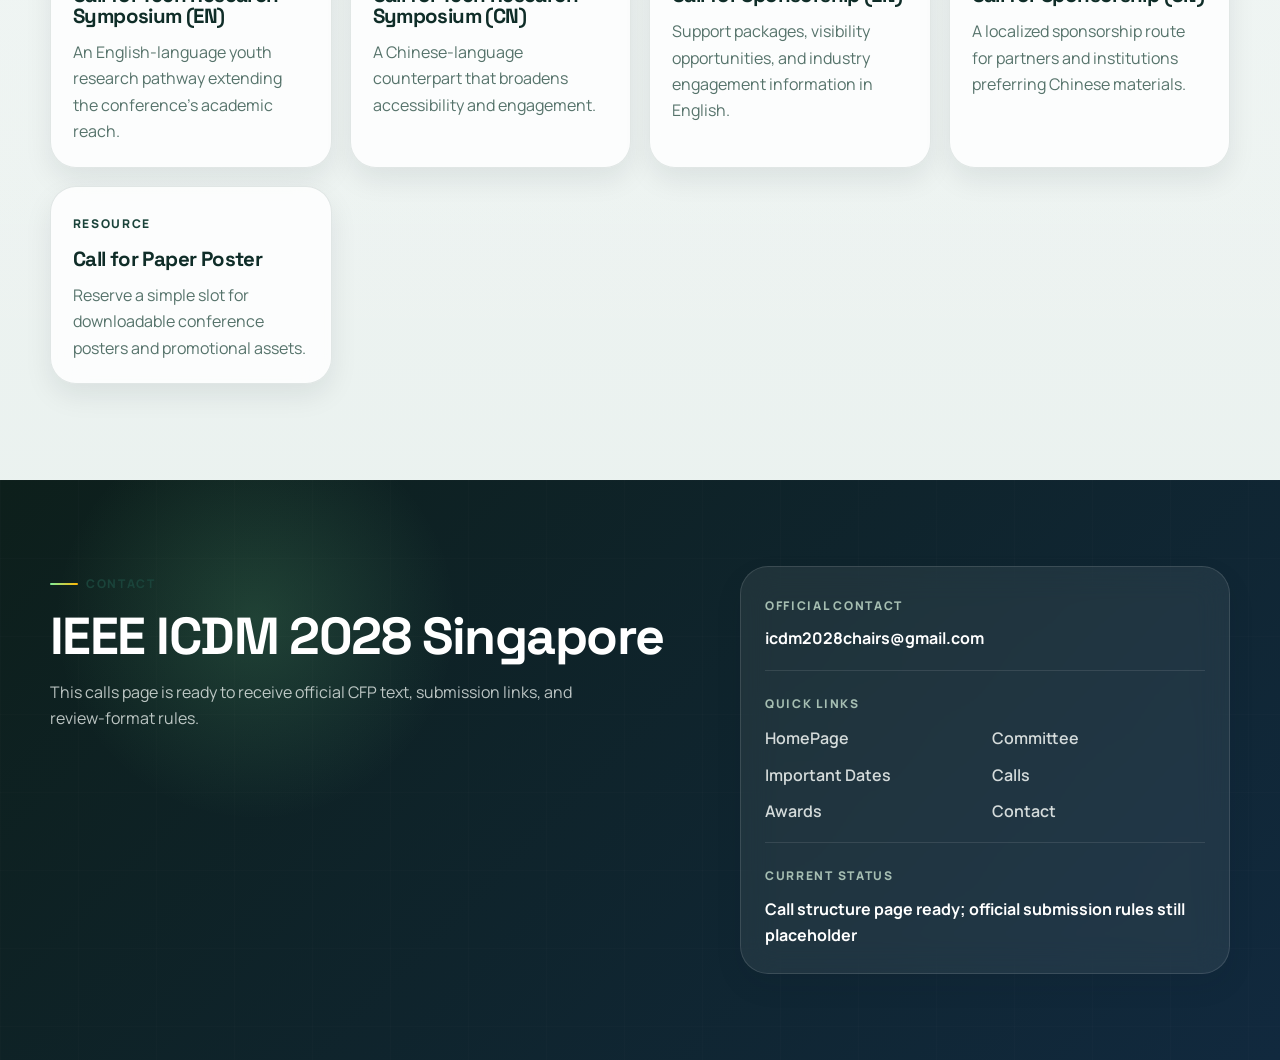
<file: calls.html>
<!DOCTYPE html>
<html lang="en">
<head>
  <meta charset="UTF-8">
  <meta name="viewport" content="width=device-width, initial-scale=1.0">
  <meta name="description" content="Calls page for the ICDM 2028 Singapore website concept.">
  <title>ICDM 2028 | Calls</title>
  <link rel="preconnect" href="https://fonts.googleapis.com">
  <link rel="preconnect" href="https://fonts.gstatic.com" crossorigin>
  <link href="https://fonts.googleapis.com/css2?family=Manrope:wght@400;500;600;700;800&family=Space+Grotesk:wght@500;700&display=swap" rel="stylesheet">
  <link rel="stylesheet" href="./styles.css">
</head>
<body>
  <div class="site-shell">
    <header class="site-header" id="top">
      <div class="utility-bar">
        <div class="container utility-inner">
          <p class="utility-copy">IEEE International Conference on Data Mining 2028, Singapore. Calls page placeholder.</p>
          <div class="utility-links">
            <a href="./index.html#quick-links">Quick Links</a>
            <a href="./index.html#news">News</a>
            <a href="./contact.html">Contact</a>
          </div>
        </div>
      </div>
      <div class="container header-inner">
        <a class="brand" href="./index.html" aria-label="ICDM 2028 home">
          <span class="brand-mark">I</span>
          <span class="brand-text">
            <strong>IEEE ICDM 2028</strong>
            <span>Singapore</span>
          </span>
        </a>
        <button class="menu-toggle" type="button" aria-expanded="false" aria-controls="site-nav">
          <span></span>
          <span></span>
          <span></span>
          <span class="sr-only">Toggle navigation</span>
        </button>
        <nav class="site-nav" id="site-nav" aria-label="Primary">
          <ul class="nav-list">
            <li class="nav-item"><a class="nav-link" href="./index.html">HomePage</a></li>
            <li class="nav-item has-menu">
              <div class="nav-combo">
                <a class="nav-link nav-link-parent" href="./committee.html">Committee</a>
                <button class="nav-caret submenu-toggle" type="button" aria-expanded="false" aria-label="Open Committee menu">&#9662;</button>
              </div>
              <div class="nav-dropdown">
                <a href="./committee.html#organization-committee">Organization Committee</a>
                <a href="./committee.html#steering-committee">Steering Committee</a>
                <a href="./committee.html#award-committee">Award Committee</a>
                <a href="./committee.html#local-committee">Local Committee</a>
                <a href="./committee.html#program-committee">Program Committee</a>
              </div>
            </li>
            <li class="nav-item has-menu">
              <div class="nav-combo">
                <a class="nav-link nav-link-parent" href="./important-dates.html">Important Dates</a>
                <button class="nav-caret submenu-toggle" type="button" aria-expanded="false" aria-label="Open Important Dates menu">&#9662;</button>
              </div>
              <div class="nav-dropdown">
                <a href="./important-dates.html#main-conference">Main Conference</a>
                <a href="./important-dates.html#workshops">Workshops</a>
                <a href="./important-dates.html#tutorials">Tutorials</a>
                <a href="./important-dates.html#demonstrations">Demonstrations</a>
              </div>
            </li>
            <li class="nav-item has-menu">
              <div class="nav-combo">
                <a class="nav-link nav-link-parent" href="./calls.html">Calls</a>
                <button class="nav-caret submenu-toggle" type="button" aria-expanded="false" aria-label="Open Calls menu">&#9662;</button>
              </div>
              <div class="nav-dropdown nav-dropdown-wide">
                <a href="./calls.html#call-for-research-track-papers">Call for Research Track Papers</a>
                <a href="./calls.html#call-for-applied-track-papers">Call for Applied Track Papers</a>
                <a href="./calls.html#call-for-workshops">Call for Workshops</a>
                <a href="./calls.html#call-for-tutorials">Call for Tutorials</a>
                <a href="./calls.html#call-for-demos">Call for Demos</a>
                <a href="./calls.html#call-for-bluesky-track-papers">Call for BlueSky Track Papers</a>
                <a href="./calls.html#call-for-phd-forum">Call for PhD Forum</a>
                <a href="./calls.html#call-for-education-forum">Call for Education Forum</a>
                <a href="./calls.html#call-for-teen-research-symposium-en">Call for Teen Research Symposium (EN)</a>
                <a href="./calls.html#call-for-teen-research-symposium-cn">Call for Teen Research Symposium (CN)</a>
                <a href="./calls.html#call-for-sponsorship-en">Call for Sponsorship (EN)</a>
                <a href="./calls.html#call-for-sponsorship-cn">Call for Sponsorship (CN)</a>
                <a href="./calls.html#call-for-paper-poster-png">Call for Paper Poster (png)</a>
              </div>
            </li>
            <li class="nav-item has-menu">
              <div class="nav-combo">
                <a class="nav-link nav-link-parent" href="./awards.html">Awards</a>
                <button class="nav-caret submenu-toggle" type="button" aria-expanded="false" aria-label="Open Awards menu">&#9662;</button>
              </div>
              <div class="nav-dropdown nav-dropdown-wide">
                <a href="./awards.html#icdm-tao-li-awards">ICDM Tao Li Awards</a>
                <a href="./awards.html#icdm-paper-awards">ICDM Paper Awards</a>
                <a href="./awards.html#icdm-contribution-awards">ICDM Contribution Awards</a>
                <a href="./awards.html#icdm-female-scholar-student-awards">ICDM Female Scholar/Student Awards</a>
                <a href="./awards.html#icdm-poster-awards">ICDM Poster Awards</a>
                <a href="./awards.html#icdm-education-awards">ICDM Education Awards</a>
                <a href="./awards.html#icdm-phd-forum-awards">ICDM PhD Forum Awards</a>
                <a href="./awards.html#icdm-teen-research-awards">ICDM Teen Research Awards</a>
                <a href="./awards.html#ccc-blue-sky-awards">CCC Blue-Sky Awards</a>
              </div>
            </li>
            <li class="nav-item"><a class="nav-link" href="./topics.html">Topics</a></li>
            <li class="nav-item"><a class="nav-link" href="./venue.html">Venue</a></li>
            <li class="nav-item"><a class="nav-link nav-link-accent" href="./contact.html">Contact</a></li>
          </ul>
        </nav>
      </div>
    </header>

    <main>
      <section class="page-hero">
        <div class="container page-hero-layout">
          <div>
            <span class="eyebrow">Calls</span>
            <h1 class="page-title">Call Architecture For ICDM 2028</h1>
            <p class="page-lead">
              Recent ICDM sites expose many different calls. This page gives them a proper destination
              instead of compressing everything into a dropdown layer.
            </p>
            <div class="page-actions">
              <a class="btn btn-primary" href="./important-dates.html">View Important Dates</a>
              <a class="btn btn-secondary" href="./index.html">Return Home</a>
            </div>
          </div>
          <aside class="page-summary-card">
            <span class="mini-label">Included</span>
            <h3>Tracks, community calls, and sponsorship</h3>
            <ul class="meta-list">
              <li><strong>Core Tracks:</strong> Research and applied</li>
              <li><strong>Program Extensions:</strong> Workshops, tutorials, demos</li>
              <li><strong>Community Paths:</strong> PhD, education, teen symposium</li>
              <li><strong>Partnerships:</strong> Sponsorship materials</li>
            </ul>
          </aside>
        </div>
      </section>

      <section class="section section-calls">
        <div class="container">
          <div class="section-head" data-reveal>
            <span class="section-kicker">Calls and Tracks</span>
            <h2 class="section-title">Every top menu item now has a real page</h2>
            <p class="section-copy">
              This page can grow naturally into a detailed call-for-papers hub while keeping the homepage clean.
            </p>
          </div>
          <div class="call-grid">
            <article class="call-card" id="call-for-research-track-papers" data-reveal><span class="pill">Core</span><h3>Call for Research Track Papers</h3><p>Original contributions spanning algorithms, theory, systems, and broad data mining applications.</p></article>
            <article class="call-card" id="call-for-applied-track-papers" data-reveal><span class="pill">Featured</span><h3>Call for Applied Track Papers</h3><p>Real-world deployed systems, interdisciplinary applications, new datasets, and comprehensive empirical studies.</p></article>
            <article class="call-card" id="call-for-workshops" data-reveal><span class="pill">Community</span><h3>Call for Workshops</h3><p>Focused topical events that broaden the technical program and deepen specialist exchange.</p></article>
            <article class="call-card" id="call-for-tutorials" data-reveal><span class="pill">Learning</span><h3>Call for Tutorials</h3><p>Educational sessions that help attendees absorb fast-moving topics and mature areas alike.</p></article>
            <article class="call-card" id="call-for-demos" data-reveal><span class="pill">Interactive</span><h3>Call for Demos</h3><p>Hands-on showcases of working systems, interfaces, tools, and end-to-end mining pipelines.</p></article>
            <article class="call-card" id="call-for-bluesky-track-papers" data-reveal><span class="pill">Vision</span><h3>Call for BlueSky Track Papers</h3><p>Forward-looking ideas with conceptual reach, research ambition, and long-term impact potential.</p></article>
            <article class="call-card" id="call-for-phd-forum" data-reveal><span class="pill">Mentoring</span><h3>Call for PhD Forum</h3><p>Presentation and feedback opportunities for doctoral and early-career researchers.</p></article>
            <article class="call-card" id="call-for-education-forum" data-reveal><span class="pill">Teaching</span><h3>Call for Education Forum</h3><p>Pedagogical methods, curriculum design, educational mining, and community-facing learning innovation.</p></article>
            <article class="call-card" id="call-for-teen-research-symposium-en" data-reveal><span class="pill">Outreach</span><h3>Call for Teen Research Symposium (EN)</h3><p>An English-language youth research pathway extending the conference's academic reach.</p></article>
            <article class="call-card" id="call-for-teen-research-symposium-cn" data-reveal><span class="pill">Outreach</span><h3>Call for Teen Research Symposium (CN)</h3><p>A Chinese-language counterpart that broadens accessibility and engagement.</p></article>
            <article class="call-card" id="call-for-sponsorship-en" data-reveal><span class="pill">Industry</span><h3>Call for Sponsorship (EN)</h3><p>Support packages, visibility opportunities, and industry engagement information in English.</p></article>
            <article class="call-card" id="call-for-sponsorship-cn" data-reveal><span class="pill">Industry</span><h3>Call for Sponsorship (CN)</h3><p>A localized sponsorship route for partners and institutions preferring Chinese materials.</p></article>
            <article class="call-card" id="call-for-paper-poster-png" data-reveal><span class="pill">Resource</span><h3>Call for Paper Poster</h3><p>Reserve a simple slot for downloadable conference posters and promotional assets.</p></article>
          </div>
        </div>
      </section>
    </main>

    <footer class="site-footer">
      <div class="container footer-grid">
        <div class="footer-copy">
          <span class="section-kicker">Contact</span>
          <h2>IEEE ICDM 2028 Singapore</h2>
          <p>This calls page is ready to receive official CFP text, submission links, and review-format rules.</p>
        </div>
        <div class="footer-panel">
          <div class="footer-item">
            <span class="footer-label">Official Contact</span>
            <strong>icdm2028chairs@gmail.com</strong>
          </div>
          <div class="footer-item">
            <span class="footer-label">Quick Links</span>
            <div class="footer-links">
              <a href="./index.html">HomePage</a>
              <a href="./committee.html">Committee</a>
              <a href="./important-dates.html">Important Dates</a>
              <a href="./calls.html">Calls</a>
              <a href="./awards.html">Awards</a>
              <a href="./contact.html">Contact</a>
            </div>
          </div>
          <div class="footer-item">
            <span class="footer-label">Current Status</span>
            <strong>Call structure page ready; official submission rules still placeholder</strong>
          </div>
        </div>
      </div>
    </footer>
  </div>
  <script src="./script.js"></script>
</body>
</html>
</file>
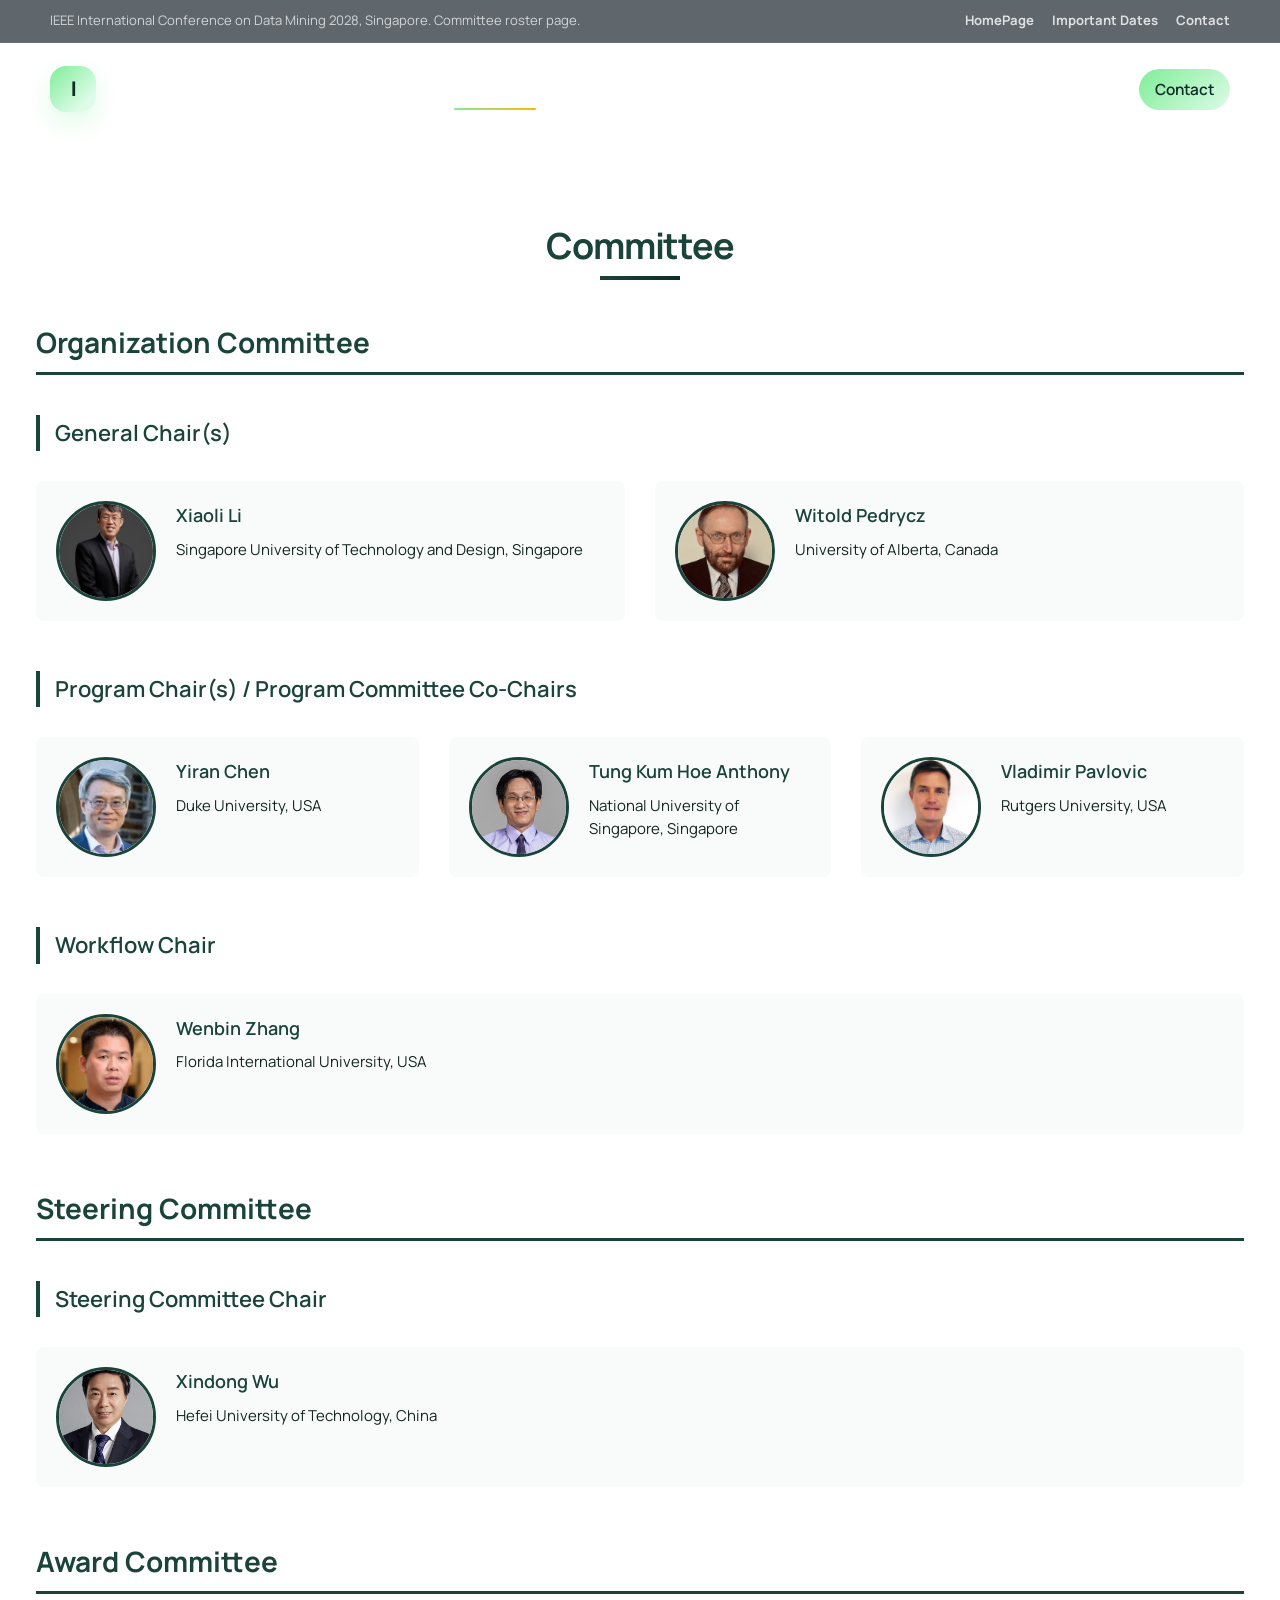
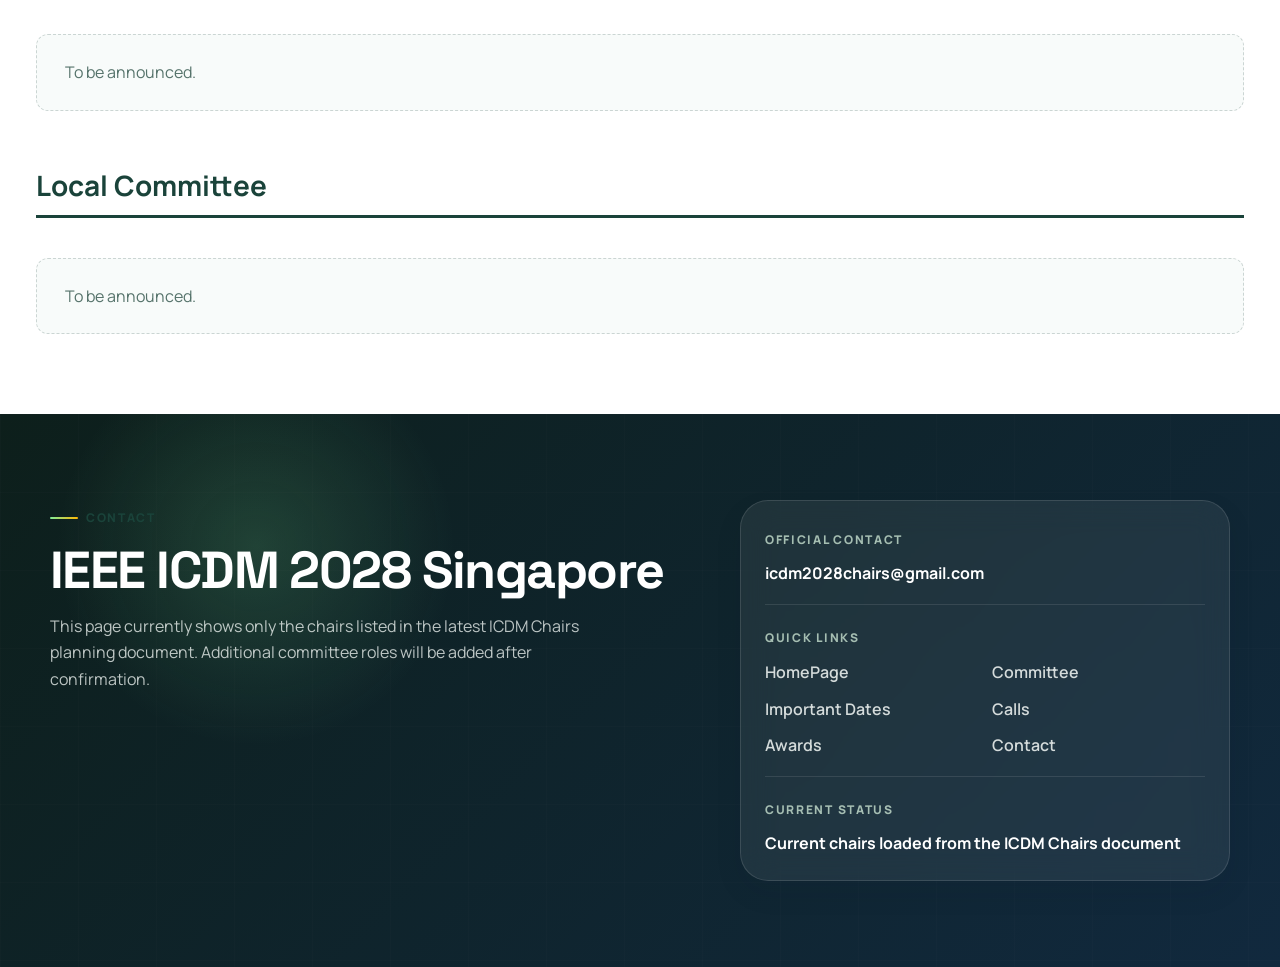
<file: committee.html>
<!DOCTYPE html>
<html lang="en">
<head>
  <meta charset="UTF-8">
  <meta name="viewport" content="width=device-width, initial-scale=1.0">
  <meta name="description" content="Committee page for the ICDM 2028 Singapore website, showing the current chair roster provided in the planning document.">
  <title>ICDM 2028 | Committee</title>
  <link rel="preconnect" href="https://fonts.googleapis.com">
  <link rel="preconnect" href="https://fonts.gstatic.com" crossorigin>
  <link href="https://fonts.googleapis.com/css2?family=Manrope:wght@400;500;600;700;800&family=Space+Grotesk:wght@500;700&display=swap" rel="stylesheet">
  <link rel="stylesheet" href="./styles.css">
  <link rel="stylesheet" href="./committee-reference.css">
</head>
<body>
  <div class="site-shell">
    <header class="site-header" id="top">
      <div class="utility-bar">
        <div class="container utility-inner">
          <p class="utility-copy">IEEE International Conference on Data Mining 2028, Singapore. Committee roster page.</p>
          <div class="utility-links">
            <a href="./index.html">HomePage</a>
            <a href="./important-dates.html">Important Dates</a>
            <a href="./contact.html">Contact</a>
          </div>
        </div>
      </div>
      <div class="container header-inner">
        <a class="brand" href="./index.html" aria-label="ICDM 2028 home">
          <span class="brand-mark">I</span>
          <span class="brand-text">
            <strong>IEEE ICDM 2028</strong>
            <span>Singapore</span>
          </span>
        </a>
        <button class="menu-toggle" type="button" aria-expanded="false" aria-controls="site-nav">
          <span></span>
          <span></span>
          <span></span>
          <span class="sr-only">Toggle navigation</span>
        </button>
        <nav class="site-nav" id="site-nav" aria-label="Primary">
          <ul class="nav-list">
            <li class="nav-item"><a class="nav-link" href="./index.html">HomePage</a></li>
            <li class="nav-item has-menu">
              <div class="nav-combo">
                <a class="nav-link nav-link-parent" href="./committee.html">Committee</a>
                <button class="nav-caret submenu-toggle" type="button" aria-expanded="false" aria-label="Open Committee menu">&#9662;</button>
              </div>
              <div class="nav-dropdown">
                <a href="./committee.html#organization-committee">Organization Committee</a>
                <a href="./committee.html#steering-committee">Steering Committee</a>
                <a href="./committee.html#award-committee">Award Committee</a>
                <a href="./committee.html#local-committee">Local Committee</a>
                <a href="./committee.html#program-committee">Program Committee</a>
              </div>
            </li>
            <li class="nav-item has-menu">
              <div class="nav-combo">
                <a class="nav-link nav-link-parent" href="./important-dates.html">Important Dates</a>
                <button class="nav-caret submenu-toggle" type="button" aria-expanded="false" aria-label="Open Important Dates menu">&#9662;</button>
              </div>
              <div class="nav-dropdown">
                <a href="./important-dates.html#main-conference">Main Conference</a>
                <a href="./important-dates.html#workshops">Workshops</a>
                <a href="./important-dates.html#tutorials">Tutorials</a>
                <a href="./important-dates.html#demonstrations">Demonstrations</a>
              </div>
            </li>
            <li class="nav-item has-menu">
              <div class="nav-combo">
                <a class="nav-link nav-link-parent" href="./calls.html">Calls</a>
                <button class="nav-caret submenu-toggle" type="button" aria-expanded="false" aria-label="Open Calls menu">&#9662;</button>
              </div>
              <div class="nav-dropdown nav-dropdown-wide">
                <a href="./calls.html#call-for-research-track-papers">Call for Research Track Papers</a>
                <a href="./calls.html#call-for-applied-track-papers">Call for Applied Track Papers</a>
                <a href="./calls.html#call-for-workshops">Call for Workshops</a>
                <a href="./calls.html#call-for-tutorials">Call for Tutorials</a>
                <a href="./calls.html#call-for-demos">Call for Demos</a>
                <a href="./calls.html#call-for-bluesky-track-papers">Call for BlueSky Track Papers</a>
                <a href="./calls.html#call-for-phd-forum">Call for PhD Forum</a>
                <a href="./calls.html#call-for-education-forum">Call for Education Forum</a>
                <a href="./calls.html#call-for-teen-research-symposium-en">Call for Teen Research Symposium (EN)</a>
                <a href="./calls.html#call-for-teen-research-symposium-cn">Call for Teen Research Symposium (CN)</a>
                <a href="./calls.html#call-for-sponsorship-en">Call for Sponsorship (EN)</a>
                <a href="./calls.html#call-for-sponsorship-cn">Call for Sponsorship (CN)</a>
                <a href="./calls.html#call-for-paper-poster-png">Call for Paper Poster (png)</a>
              </div>
            </li>
            <li class="nav-item has-menu">
              <div class="nav-combo">
                <a class="nav-link nav-link-parent" href="./awards.html">Awards</a>
                <button class="nav-caret submenu-toggle" type="button" aria-expanded="false" aria-label="Open Awards menu">&#9662;</button>
              </div>
              <div class="nav-dropdown nav-dropdown-wide">
                <a href="./awards.html#icdm-tao-li-awards">ICDM Tao Li Awards</a>
                <a href="./awards.html#icdm-paper-awards">ICDM Paper Awards</a>
                <a href="./awards.html#icdm-contribution-awards">ICDM Contribution Awards</a>
                <a href="./awards.html#icdm-female-scholar-student-awards">ICDM Female Scholar/Student Awards</a>
                <a href="./awards.html#icdm-poster-awards">ICDM Poster Awards</a>
                <a href="./awards.html#icdm-education-awards">ICDM Education Awards</a>
                <a href="./awards.html#icdm-phd-forum-awards">ICDM PhD Forum Awards</a>
                <a href="./awards.html#icdm-teen-research-awards">ICDM Teen Research Awards</a>
                <a href="./awards.html#ccc-blue-sky-awards">CCC Blue-Sky Awards</a>
              </div>
            </li>
            <li class="nav-item"><a class="nav-link" href="./topics.html">Topics</a></li>
            <li class="nav-item"><a class="nav-link" href="./venue.html">Venue</a></li>
            <li class="nav-item"><a class="nav-link nav-link-accent" href="./contact.html">Contact</a></li>
          </ul>
        </nav>
      </div>
    </header>

    <main class="committee-page-main">
      <div class="main-content">
        <section class="committee-section">
          <div class="container">
            <h2 class="section-title">Committee</h2>

            <div class="committee-block org-committees" id="organization-committee">
              <h3 class="committee-block-title">Organization Committee</h3>

              <div class="committee-category">
                <h4 class="category-title">General Chair(s)</h4>
                <div class="committee-members">
                  <div class="member-item">
                    <div class="member-photo">
                      <img src="./assets/committee/from-docx/01.png" alt="Xiaoli Li">
                    </div>
                    <div class="member-info">
                      <h5 class="member-name">Xiaoli Li</h5>
                      <p class="member-affiliation">Singapore University of Technology and Design, Singapore</p>
                    </div>
                  </div>

                  <div class="member-item">
                    <div class="member-photo">
                      <img src="./assets/committee/from-docx/02.jpeg" alt="Witold Pedrycz">
                    </div>
                    <div class="member-info">
                      <h5 class="member-name">Witold Pedrycz</h5>
                      <p class="member-affiliation">University of Alberta, Canada</p>
                    </div>
                  </div>
                </div>
              </div>

              <div class="committee-category" id="program-committee">
                <h4 class="category-title">Program Chair(s) / Program Committee Co-Chairs</h4>
                <div class="committee-members">
                  <div class="member-item">
                    <div class="member-photo">
                      <img src="./assets/committee/from-docx/03.png" alt="Yiran Chen">
                    </div>
                    <div class="member-info">
                      <h5 class="member-name">Yiran Chen</h5>
                      <p class="member-affiliation">Duke University, USA</p>
                    </div>
                  </div>

                  <div class="member-item">
                    <div class="member-photo">
                      <img src="./assets/committee/from-docx/04.png" alt="Tung Kum Hoe Anthony">
                    </div>
                    <div class="member-info">
                      <h5 class="member-name">Tung Kum Hoe Anthony</h5>
                      <p class="member-affiliation">National University of Singapore, Singapore</p>
                    </div>
                  </div>

                  <div class="member-item">
                    <div class="member-photo">
                      <img src="./assets/committee/from-docx/05.png" alt="Vladimir Pavlovic">
                    </div>
                    <div class="member-info">
                      <h5 class="member-name">Vladimir Pavlovic</h5>
                      <p class="member-affiliation">Rutgers University, USA</p>
                    </div>
                  </div>
                </div>
              </div>

              <div class="committee-category">
                <h4 class="category-title">Workflow Chair</h4>
                <div class="committee-members">
                  <div class="member-item">
                    <div class="member-photo">
                      <img src="./assets/committee/WenbinZhang.jpg" alt="Wenbin Zhang">
                    </div>
                    <div class="member-info">
                      <h5 class="member-name">Wenbin Zhang</h5>
                      <p class="member-affiliation">Florida International University, USA</p>
                    </div>
                  </div>
                </div>
              </div>
            </div>

            <div class="committee-block org-committees" id="steering-committee">
              <h3 class="committee-block-title">Steering Committee</h3>
              <div class="committee-category">
                <h4 class="category-title">Steering Committee Chair</h4>
                <div class="committee-members">
                  <div class="member-item">
                    <div class="member-photo">
                      <img src="./assets/committee/from-docx/06.jpeg" alt="Xindong Wu">
                    </div>
                    <div class="member-info">
                      <h5 class="member-name">Xindong Wu</h5>
                      <p class="member-affiliation">Hefei University of Technology, China</p>
                    </div>
                  </div>
                </div>
              </div>
            </div>

            <div class="committee-block org-committees" id="award-committee">
              <h3 class="committee-block-title">Award Committee</h3>
              <div class="committee-empty">
                <p>To be announced.</p>
              </div>
            </div>

            <div class="committee-block org-committees" id="local-committee">
              <h3 class="committee-block-title">Local Committee</h3>
              <div class="committee-empty">
                <p>To be announced.</p>
              </div>
            </div>
          </div>
        </section>
      </div>
    </main>

    <footer class="site-footer" id="contact">
      <div class="container footer-grid">
        <div class="footer-copy">
          <span class="section-kicker">Contact</span>
          <h2>IEEE ICDM 2028 Singapore</h2>
          <p>
            This page currently shows only the chairs listed in the latest ICDM Chairs planning document. Additional
            committee roles will be added after confirmation.
          </p>
        </div>
        <div class="footer-panel">
          <div class="footer-item">
            <span class="footer-label">Official Contact</span>
            <strong>icdm2028chairs@gmail.com</strong>
          </div>
          <div class="footer-item">
            <span class="footer-label">Quick Links</span>
            <div class="footer-links">
              <a href="./index.html">HomePage</a>
              <a href="./committee.html">Committee</a>
              <a href="./important-dates.html">Important Dates</a>
              <a href="./calls.html">Calls</a>
              <a href="./awards.html">Awards</a>
              <a href="./contact.html">Contact</a>
            </div>
          </div>
          <div class="footer-item">
            <span class="footer-label">Current Status</span>
            <strong>Current chairs loaded from the ICDM Chairs document</strong>
          </div>
        </div>
      </div>
    </footer>
  </div>
  <script src="./script.js"></script>
</body>
</html>
</file>
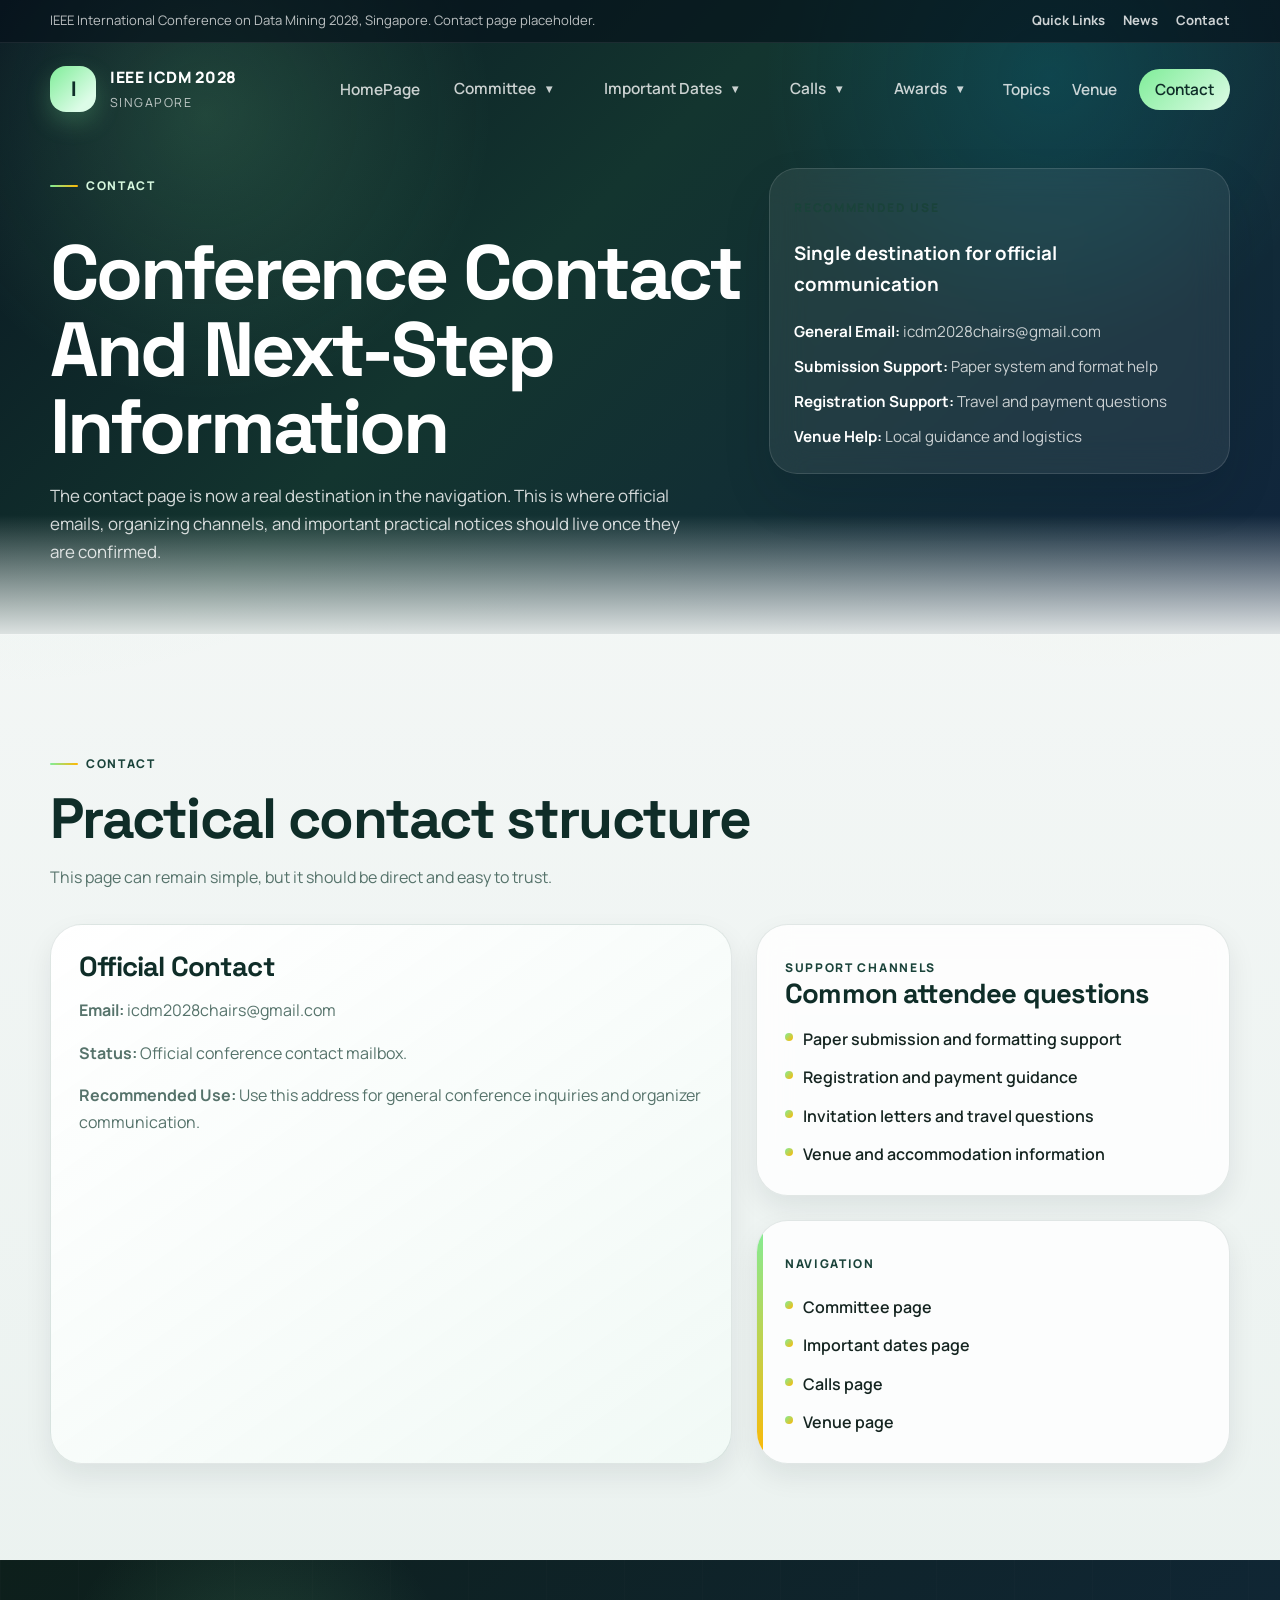
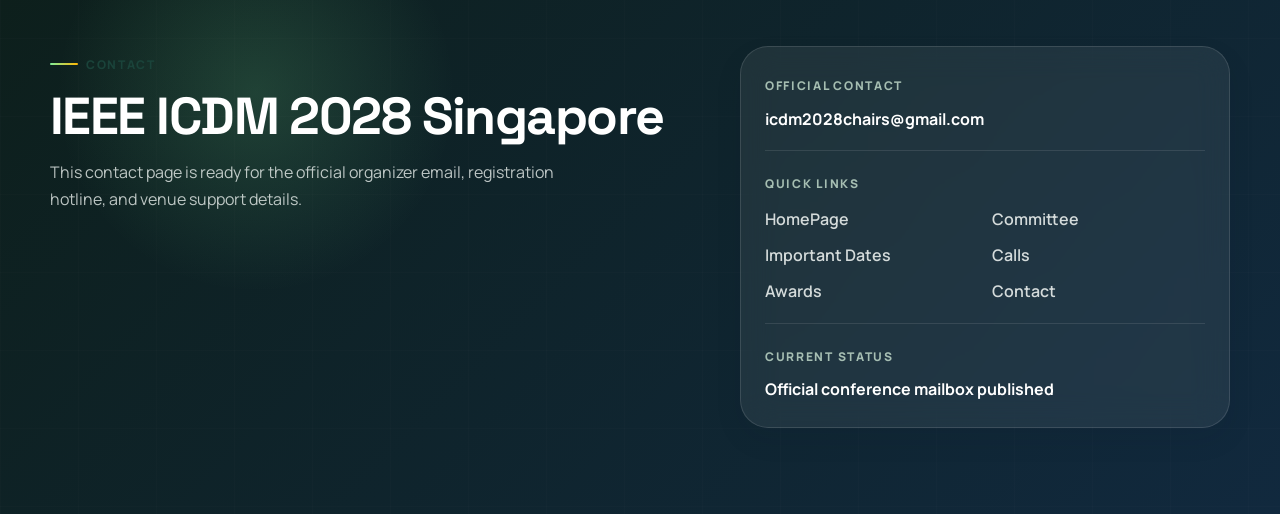
<file: contact.html>
<!DOCTYPE html>
<html lang="en">
<head>
  <meta charset="UTF-8">
  <meta name="viewport" content="width=device-width, initial-scale=1.0">
  <meta name="description" content="Contact page for the ICDM 2028 Singapore website concept.">
  <title>ICDM 2028 | Contact</title>
  <link rel="preconnect" href="https://fonts.googleapis.com">
  <link rel="preconnect" href="https://fonts.gstatic.com" crossorigin>
  <link href="https://fonts.googleapis.com/css2?family=Manrope:wght@400;500;600;700;800&family=Space+Grotesk:wght@500;700&display=swap" rel="stylesheet">
  <link rel="stylesheet" href="./styles.css">
</head>
<body>
  <div class="site-shell">
    <header class="site-header" id="top">
      <div class="utility-bar">
        <div class="container utility-inner">
          <p class="utility-copy">IEEE International Conference on Data Mining 2028, Singapore. Contact page placeholder.</p>
          <div class="utility-links">
            <a href="./index.html#quick-links">Quick Links</a>
            <a href="./index.html#news">News</a>
            <a href="./contact.html">Contact</a>
          </div>
        </div>
      </div>
      <div class="container header-inner">
        <a class="brand" href="./index.html" aria-label="ICDM 2028 home">
          <span class="brand-mark">I</span>
          <span class="brand-text">
            <strong>IEEE ICDM 2028</strong>
            <span>Singapore</span>
          </span>
        </a>
        <button class="menu-toggle" type="button" aria-expanded="false" aria-controls="site-nav">
          <span></span>
          <span></span>
          <span></span>
          <span class="sr-only">Toggle navigation</span>
        </button>
        <nav class="site-nav" id="site-nav" aria-label="Primary">
          <ul class="nav-list">
            <li class="nav-item"><a class="nav-link" href="./index.html">HomePage</a></li>
            <li class="nav-item has-menu">
              <div class="nav-combo">
                <a class="nav-link nav-link-parent" href="./committee.html">Committee</a>
                <button class="nav-caret submenu-toggle" type="button" aria-expanded="false" aria-label="Open Committee menu">&#9662;</button>
              </div>
              <div class="nav-dropdown">
                <a href="./committee.html#organization-committee">Organization Committee</a>
                <a href="./committee.html#steering-committee">Steering Committee</a>
                <a href="./committee.html#award-committee">Award Committee</a>
                <a href="./committee.html#local-committee">Local Committee</a>
                <a href="./committee.html#program-committee">Program Committee</a>
              </div>
            </li>
            <li class="nav-item has-menu">
              <div class="nav-combo">
                <a class="nav-link nav-link-parent" href="./important-dates.html">Important Dates</a>
                <button class="nav-caret submenu-toggle" type="button" aria-expanded="false" aria-label="Open Important Dates menu">&#9662;</button>
              </div>
              <div class="nav-dropdown">
                <a href="./important-dates.html#main-conference">Main Conference</a>
                <a href="./important-dates.html#workshops">Workshops</a>
                <a href="./important-dates.html#tutorials">Tutorials</a>
                <a href="./important-dates.html#demonstrations">Demonstrations</a>
              </div>
            </li>
            <li class="nav-item has-menu">
              <div class="nav-combo">
                <a class="nav-link nav-link-parent" href="./calls.html">Calls</a>
                <button class="nav-caret submenu-toggle" type="button" aria-expanded="false" aria-label="Open Calls menu">&#9662;</button>
              </div>
              <div class="nav-dropdown nav-dropdown-wide">
                <a href="./calls.html#call-for-research-track-papers">Call for Research Track Papers</a>
                <a href="./calls.html#call-for-applied-track-papers">Call for Applied Track Papers</a>
                <a href="./calls.html#call-for-workshops">Call for Workshops</a>
                <a href="./calls.html#call-for-tutorials">Call for Tutorials</a>
                <a href="./calls.html#call-for-demos">Call for Demos</a>
                <a href="./calls.html#call-for-bluesky-track-papers">Call for BlueSky Track Papers</a>
                <a href="./calls.html#call-for-phd-forum">Call for PhD Forum</a>
                <a href="./calls.html#call-for-education-forum">Call for Education Forum</a>
                <a href="./calls.html#call-for-teen-research-symposium-en">Call for Teen Research Symposium (EN)</a>
                <a href="./calls.html#call-for-teen-research-symposium-cn">Call for Teen Research Symposium (CN)</a>
                <a href="./calls.html#call-for-sponsorship-en">Call for Sponsorship (EN)</a>
                <a href="./calls.html#call-for-sponsorship-cn">Call for Sponsorship (CN)</a>
                <a href="./calls.html#call-for-paper-poster-png">Call for Paper Poster (png)</a>
              </div>
            </li>
            <li class="nav-item has-menu">
              <div class="nav-combo">
                <a class="nav-link nav-link-parent" href="./awards.html">Awards</a>
                <button class="nav-caret submenu-toggle" type="button" aria-expanded="false" aria-label="Open Awards menu">&#9662;</button>
              </div>
              <div class="nav-dropdown nav-dropdown-wide">
                <a href="./awards.html#icdm-tao-li-awards">ICDM Tao Li Awards</a>
                <a href="./awards.html#icdm-paper-awards">ICDM Paper Awards</a>
                <a href="./awards.html#icdm-contribution-awards">ICDM Contribution Awards</a>
                <a href="./awards.html#icdm-female-scholar-student-awards">ICDM Female Scholar/Student Awards</a>
                <a href="./awards.html#icdm-poster-awards">ICDM Poster Awards</a>
                <a href="./awards.html#icdm-education-awards">ICDM Education Awards</a>
                <a href="./awards.html#icdm-phd-forum-awards">ICDM PhD Forum Awards</a>
                <a href="./awards.html#icdm-teen-research-awards">ICDM Teen Research Awards</a>
                <a href="./awards.html#ccc-blue-sky-awards">CCC Blue-Sky Awards</a>
              </div>
            </li>
            <li class="nav-item"><a class="nav-link" href="./topics.html">Topics</a></li>
            <li class="nav-item"><a class="nav-link" href="./venue.html">Venue</a></li>
            <li class="nav-item"><a class="nav-link nav-link-accent" href="./contact.html">Contact</a></li>
          </ul>
        </nav>
      </div>
    </header>

    <main>
      <section class="page-hero">
        <div class="container page-hero-layout">
          <div>
            <span class="eyebrow">Contact</span>
            <h1 class="page-title">Conference Contact And Next-Step Information</h1>
            <p class="page-lead">
              The contact page is now a real destination in the navigation. This is where official emails,
              organizing channels, and important practical notices should live once they are confirmed.
            </p>
          </div>
          <aside class="page-summary-card">
            <span class="mini-label">Recommended Use</span>
            <h3>Single destination for official communication</h3>
            <ul class="meta-list">
              <li><strong>General Email:</strong> icdm2028chairs@gmail.com</li>
              <li><strong>Submission Support:</strong> Paper system and format help</li>
              <li><strong>Registration Support:</strong> Travel and payment questions</li>
              <li><strong>Venue Help:</strong> Local guidance and logistics</li>
            </ul>
          </aside>
        </div>
      </section>

      <section class="section section-overview">
        <div class="container">
          <div class="section-head" data-reveal>
            <span class="section-kicker">Contact</span>
            <h2 class="section-title">Practical contact structure</h2>
            <p class="section-copy">This page can remain simple, but it should be direct and easy to trust.</p>
          </div>
          <div class="overview-grid">
            <article class="overview-card overview-card-main" data-reveal>
              <h3>Official Contact</h3>
              <p><strong>Email:</strong> icdm2028chairs@gmail.com</p>
              <p><strong>Status:</strong> Official conference contact mailbox.</p>
              <p><strong>Recommended Use:</strong> Use this address for general conference inquiries and organizer communication.</p>
            </article>
            <aside class="overview-stack" data-reveal>
              <article class="overview-card">
                <span class="mini-label">Support Channels</span>
                <h3>Common attendee questions</h3>
                <ul class="feature-list">
                  <li>Paper submission and formatting support</li>
                  <li>Registration and payment guidance</li>
                  <li>Invitation letters and travel questions</li>
                  <li>Venue and accommodation information</li>
                </ul>
              </article>
              <article class="overview-card overview-card-accent">
                <span class="mini-label">Navigation</span>
                <ul class="feature-list">
                  <li><a href="./committee.html">Committee page</a></li>
                  <li><a href="./important-dates.html">Important dates page</a></li>
                  <li><a href="./calls.html">Calls page</a></li>
                  <li><a href="./venue.html">Venue page</a></li>
                </ul>
              </article>
            </aside>
          </div>
        </div>
      </section>
    </main>

    <footer class="site-footer">
      <div class="container footer-grid">
        <div class="footer-copy">
          <span class="section-kicker">Contact</span>
          <h2>IEEE ICDM 2028 Singapore</h2>
          <p>This contact page is ready for the official organizer email, registration hotline, and venue support details.</p>
        </div>
        <div class="footer-panel">
          <div class="footer-item">
            <span class="footer-label">Official Contact</span>
            <strong>icdm2028chairs@gmail.com</strong>
          </div>
          <div class="footer-item">
            <span class="footer-label">Quick Links</span>
            <div class="footer-links">
              <a href="./index.html">HomePage</a>
              <a href="./committee.html">Committee</a>
              <a href="./important-dates.html">Important Dates</a>
              <a href="./calls.html">Calls</a>
              <a href="./awards.html">Awards</a>
              <a href="./contact.html">Contact</a>
            </div>
          </div>
          <div class="footer-item">
            <span class="footer-label">Current Status</span>
            <strong>Official conference mailbox published</strong>
          </div>
        </div>
      </div>
    </footer>
  </div>
  <script src="./script.js"></script>
</body>
</html>
</file>
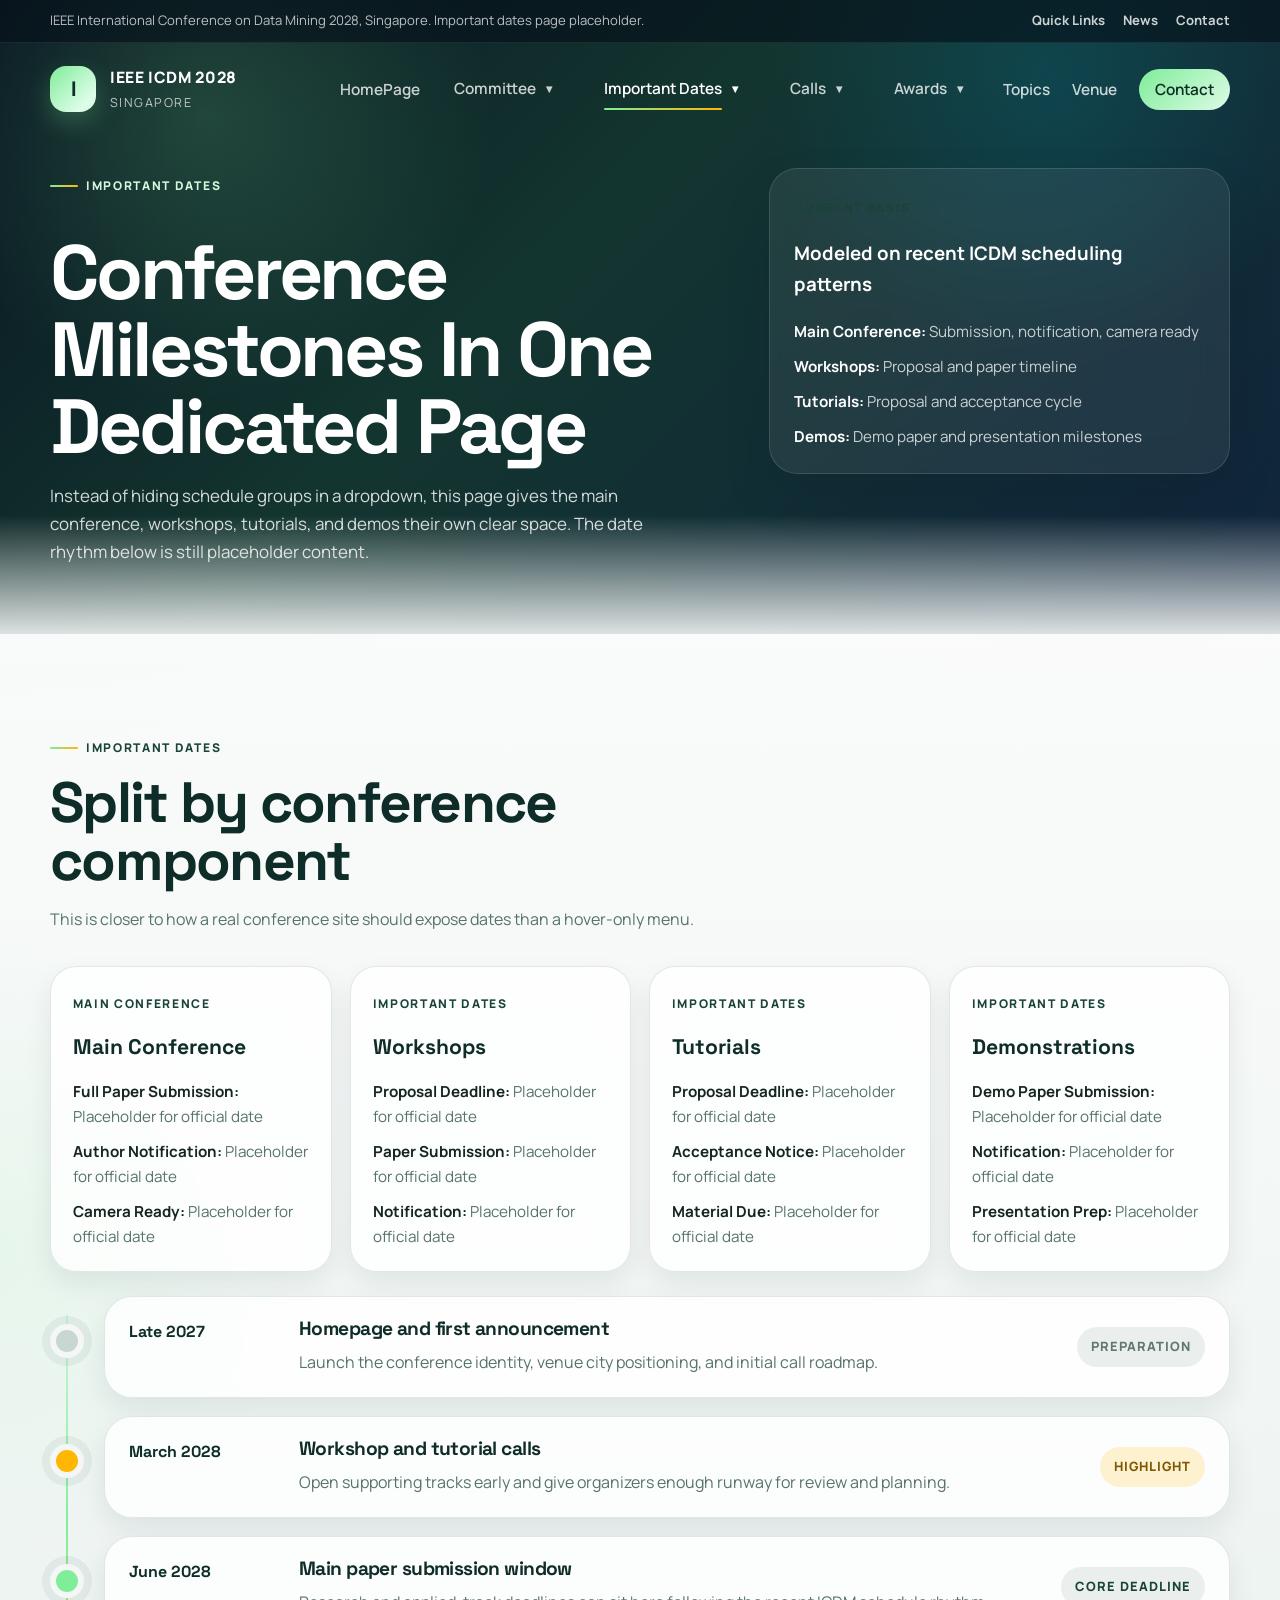
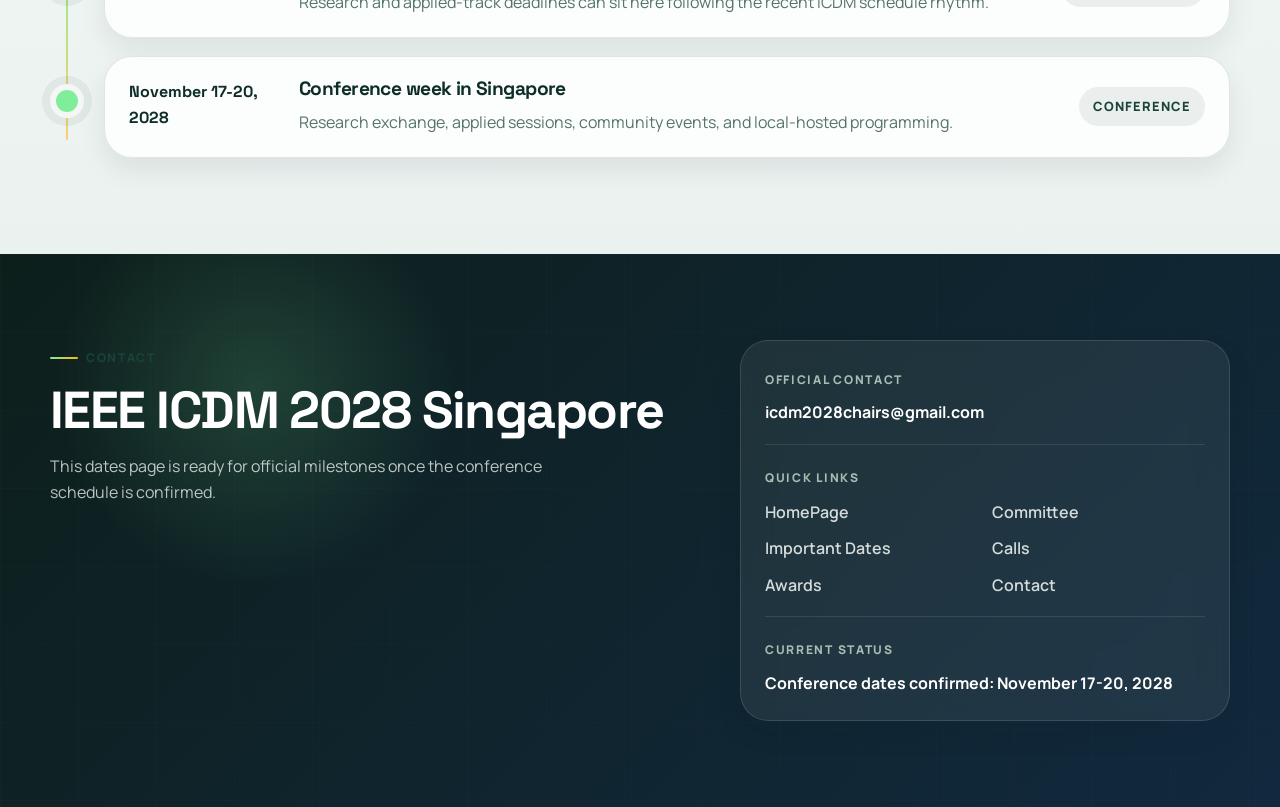
<file: important-dates.html>
<!DOCTYPE html>
<html lang="en">
<head>
  <meta charset="UTF-8">
  <meta name="viewport" content="width=device-width, initial-scale=1.0">
  <meta name="description" content="Important dates page for the ICDM 2028 Singapore website concept.">
  <title>ICDM 2028 | Important Dates</title>
  <link rel="preconnect" href="https://fonts.googleapis.com">
  <link rel="preconnect" href="https://fonts.gstatic.com" crossorigin>
  <link href="https://fonts.googleapis.com/css2?family=Manrope:wght@400;500;600;700;800&family=Space+Grotesk:wght@500;700&display=swap" rel="stylesheet">
  <link rel="stylesheet" href="./styles.css">
</head>
<body>
  <div class="site-shell">
    <header class="site-header" id="top">
      <div class="utility-bar">
        <div class="container utility-inner">
          <p class="utility-copy">IEEE International Conference on Data Mining 2028, Singapore. Important dates page placeholder.</p>
          <div class="utility-links">
            <a href="./index.html#quick-links">Quick Links</a>
            <a href="./index.html#news">News</a>
            <a href="./contact.html">Contact</a>
          </div>
        </div>
      </div>
      <div class="container header-inner">
        <a class="brand" href="./index.html" aria-label="ICDM 2028 home">
          <span class="brand-mark">I</span>
          <span class="brand-text">
            <strong>IEEE ICDM 2028</strong>
            <span>Singapore</span>
          </span>
        </a>
        <button class="menu-toggle" type="button" aria-expanded="false" aria-controls="site-nav">
          <span></span>
          <span></span>
          <span></span>
          <span class="sr-only">Toggle navigation</span>
        </button>
        <nav class="site-nav" id="site-nav" aria-label="Primary">
          <ul class="nav-list">
            <li class="nav-item"><a class="nav-link" href="./index.html">HomePage</a></li>
            <li class="nav-item has-menu">
              <div class="nav-combo">
                <a class="nav-link nav-link-parent" href="./committee.html">Committee</a>
                <button class="nav-caret submenu-toggle" type="button" aria-expanded="false" aria-label="Open Committee menu">&#9662;</button>
              </div>
              <div class="nav-dropdown">
                <a href="./committee.html#organization-committee">Organization Committee</a>
                <a href="./committee.html#steering-committee">Steering Committee</a>
                <a href="./committee.html#award-committee">Award Committee</a>
                <a href="./committee.html#local-committee">Local Committee</a>
                <a href="./committee.html#program-committee">Program Committee</a>
              </div>
            </li>
            <li class="nav-item has-menu">
              <div class="nav-combo">
                <a class="nav-link nav-link-parent" href="./important-dates.html">Important Dates</a>
                <button class="nav-caret submenu-toggle" type="button" aria-expanded="false" aria-label="Open Important Dates menu">&#9662;</button>
              </div>
              <div class="nav-dropdown">
                <a href="./important-dates.html#main-conference">Main Conference</a>
                <a href="./important-dates.html#workshops">Workshops</a>
                <a href="./important-dates.html#tutorials">Tutorials</a>
                <a href="./important-dates.html#demonstrations">Demonstrations</a>
              </div>
            </li>
            <li class="nav-item has-menu">
              <div class="nav-combo">
                <a class="nav-link nav-link-parent" href="./calls.html">Calls</a>
                <button class="nav-caret submenu-toggle" type="button" aria-expanded="false" aria-label="Open Calls menu">&#9662;</button>
              </div>
              <div class="nav-dropdown nav-dropdown-wide">
                <a href="./calls.html#call-for-research-track-papers">Call for Research Track Papers</a>
                <a href="./calls.html#call-for-applied-track-papers">Call for Applied Track Papers</a>
                <a href="./calls.html#call-for-workshops">Call for Workshops</a>
                <a href="./calls.html#call-for-tutorials">Call for Tutorials</a>
                <a href="./calls.html#call-for-demos">Call for Demos</a>
                <a href="./calls.html#call-for-bluesky-track-papers">Call for BlueSky Track Papers</a>
                <a href="./calls.html#call-for-phd-forum">Call for PhD Forum</a>
                <a href="./calls.html#call-for-education-forum">Call for Education Forum</a>
                <a href="./calls.html#call-for-teen-research-symposium-en">Call for Teen Research Symposium (EN)</a>
                <a href="./calls.html#call-for-teen-research-symposium-cn">Call for Teen Research Symposium (CN)</a>
                <a href="./calls.html#call-for-sponsorship-en">Call for Sponsorship (EN)</a>
                <a href="./calls.html#call-for-sponsorship-cn">Call for Sponsorship (CN)</a>
                <a href="./calls.html#call-for-paper-poster-png">Call for Paper Poster (png)</a>
              </div>
            </li>
            <li class="nav-item has-menu">
              <div class="nav-combo">
                <a class="nav-link nav-link-parent" href="./awards.html">Awards</a>
                <button class="nav-caret submenu-toggle" type="button" aria-expanded="false" aria-label="Open Awards menu">&#9662;</button>
              </div>
              <div class="nav-dropdown nav-dropdown-wide">
                <a href="./awards.html#icdm-tao-li-awards">ICDM Tao Li Awards</a>
                <a href="./awards.html#icdm-paper-awards">ICDM Paper Awards</a>
                <a href="./awards.html#icdm-contribution-awards">ICDM Contribution Awards</a>
                <a href="./awards.html#icdm-female-scholar-student-awards">ICDM Female Scholar/Student Awards</a>
                <a href="./awards.html#icdm-poster-awards">ICDM Poster Awards</a>
                <a href="./awards.html#icdm-education-awards">ICDM Education Awards</a>
                <a href="./awards.html#icdm-phd-forum-awards">ICDM PhD Forum Awards</a>
                <a href="./awards.html#icdm-teen-research-awards">ICDM Teen Research Awards</a>
                <a href="./awards.html#ccc-blue-sky-awards">CCC Blue-Sky Awards</a>
              </div>
            </li>
            <li class="nav-item"><a class="nav-link" href="./topics.html">Topics</a></li>
            <li class="nav-item"><a class="nav-link" href="./venue.html">Venue</a></li>
            <li class="nav-item"><a class="nav-link nav-link-accent" href="./contact.html">Contact</a></li>
          </ul>
        </nav>
      </div>
    </header>

    <main>
      <section class="page-hero">
        <div class="container page-hero-layout">
          <div>
            <span class="eyebrow">Important Dates</span>
            <h1 class="page-title">Conference Milestones In One Dedicated Page</h1>
            <p class="page-lead">
              Instead of hiding schedule groups in a dropdown, this page gives the main conference,
              workshops, tutorials, and demos their own clear space. The date rhythm below is still placeholder content.
            </p>
          </div>
          <aside class="page-summary-card">
            <span class="mini-label">Current Basis</span>
            <h3>Modeled on recent ICDM scheduling patterns</h3>
            <ul class="meta-list">
              <li><strong>Main Conference:</strong> Submission, notification, camera ready</li>
              <li><strong>Workshops:</strong> Proposal and paper timeline</li>
              <li><strong>Tutorials:</strong> Proposal and acceptance cycle</li>
              <li><strong>Demos:</strong> Demo paper and presentation milestones</li>
            </ul>
          </aside>
        </div>
      </section>

      <section class="section section-dates">
        <div class="container">
          <div class="section-head" data-reveal>
            <span class="section-kicker">Important Dates</span>
            <h2 class="section-title">Split by conference component</h2>
            <p class="section-copy">This is closer to how a real conference site should expose dates than a hover-only menu.</p>
          </div>
          <div class="date-groups">
            <article class="date-panel" id="main-conference" data-reveal>
              <span class="mini-label">Main Conference</span>
              <h3>Main Conference</h3>
              <ul class="meta-list">
                <li><strong>Full Paper Submission:</strong> Placeholder for official date</li>
                <li><strong>Author Notification:</strong> Placeholder for official date</li>
                <li><strong>Camera Ready:</strong> Placeholder for official date</li>
              </ul>
            </article>
            <article class="date-panel" id="workshops" data-reveal>
              <span class="mini-label">Important Dates</span>
              <h3>Workshops</h3>
              <ul class="meta-list">
                <li><strong>Proposal Deadline:</strong> Placeholder for official date</li>
                <li><strong>Paper Submission:</strong> Placeholder for official date</li>
                <li><strong>Notification:</strong> Placeholder for official date</li>
              </ul>
            </article>
            <article class="date-panel" id="tutorials" data-reveal>
              <span class="mini-label">Important Dates</span>
              <h3>Tutorials</h3>
              <ul class="meta-list">
                <li><strong>Proposal Deadline:</strong> Placeholder for official date</li>
                <li><strong>Acceptance Notice:</strong> Placeholder for official date</li>
                <li><strong>Material Due:</strong> Placeholder for official date</li>
              </ul>
            </article>
            <article class="date-panel" id="demonstrations" data-reveal>
              <span class="mini-label">Important Dates</span>
              <h3>Demonstrations</h3>
              <ul class="meta-list">
                <li><strong>Demo Paper Submission:</strong> Placeholder for official date</li>
                <li><strong>Notification:</strong> Placeholder for official date</li>
                <li><strong>Presentation Prep:</strong> Placeholder for official date</li>
              </ul>
            </article>
          </div>
          <div class="timeline" data-reveal>
            <article class="timeline-item" data-state="done">
              <span class="timeline-dot" aria-hidden="true"></span>
              <div class="timeline-content">
                <div class="timeline-date">Late 2027</div>
                <div class="timeline-body">
                  <h3>Homepage and first announcement</h3>
                  <p>Launch the conference identity, venue city positioning, and initial call roadmap.</p>
                </div>
                <span class="timeline-status">Preparation</span>
              </div>
            </article>
            <article class="timeline-item" data-state="live">
              <span class="timeline-dot" aria-hidden="true"></span>
              <div class="timeline-content">
                <div class="timeline-date">March 2028</div>
                <div class="timeline-body">
                  <h3>Workshop and tutorial calls</h3>
                  <p>Open supporting tracks early and give organizers enough runway for review and planning.</p>
                </div>
                <span class="timeline-status">Highlight</span>
              </div>
            </article>
            <article class="timeline-item" data-state="upcoming">
              <span class="timeline-dot" aria-hidden="true"></span>
              <div class="timeline-content">
                <div class="timeline-date">June 2028</div>
                <div class="timeline-body">
                  <h3>Main paper submission window</h3>
                  <p>Research and applied-track deadlines can sit here following the recent ICDM schedule rhythm.</p>
                </div>
                <span class="timeline-status">Core Deadline</span>
              </div>
            </article>
            <article class="timeline-item" data-state="upcoming">
              <span class="timeline-dot" aria-hidden="true"></span>
              <div class="timeline-content">
                <div class="timeline-date">November 17-20, 2028</div>
                <div class="timeline-body">
                  <h3>Conference week in Singapore</h3>
                  <p>Research exchange, applied sessions, community events, and local-hosted programming.</p>
                </div>
                <span class="timeline-status">Conference</span>
              </div>
            </article>
          </div>
        </div>
      </section>
    </main>

    <footer class="site-footer">
      <div class="container footer-grid">
        <div class="footer-copy">
          <span class="section-kicker">Contact</span>
          <h2>IEEE ICDM 2028 Singapore</h2>
          <p>This dates page is ready for official milestones once the conference schedule is confirmed.</p>
        </div>
        <div class="footer-panel">
          <div class="footer-item">
            <span class="footer-label">Official Contact</span>
            <strong>icdm2028chairs@gmail.com</strong>
          </div>
          <div class="footer-item">
            <span class="footer-label">Quick Links</span>
            <div class="footer-links">
              <a href="./index.html">HomePage</a>
              <a href="./committee.html">Committee</a>
              <a href="./important-dates.html">Important Dates</a>
              <a href="./calls.html">Calls</a>
              <a href="./awards.html">Awards</a>
              <a href="./contact.html">Contact</a>
            </div>
          </div>
          <div class="footer-item">
            <span class="footer-label">Current Status</span>
            <strong>Conference dates confirmed: November 17-20, 2028</strong>
          </div>
        </div>
      </div>
    </footer>
  </div>
  <script src="./script.js"></script>
</body>
</html>
</file>
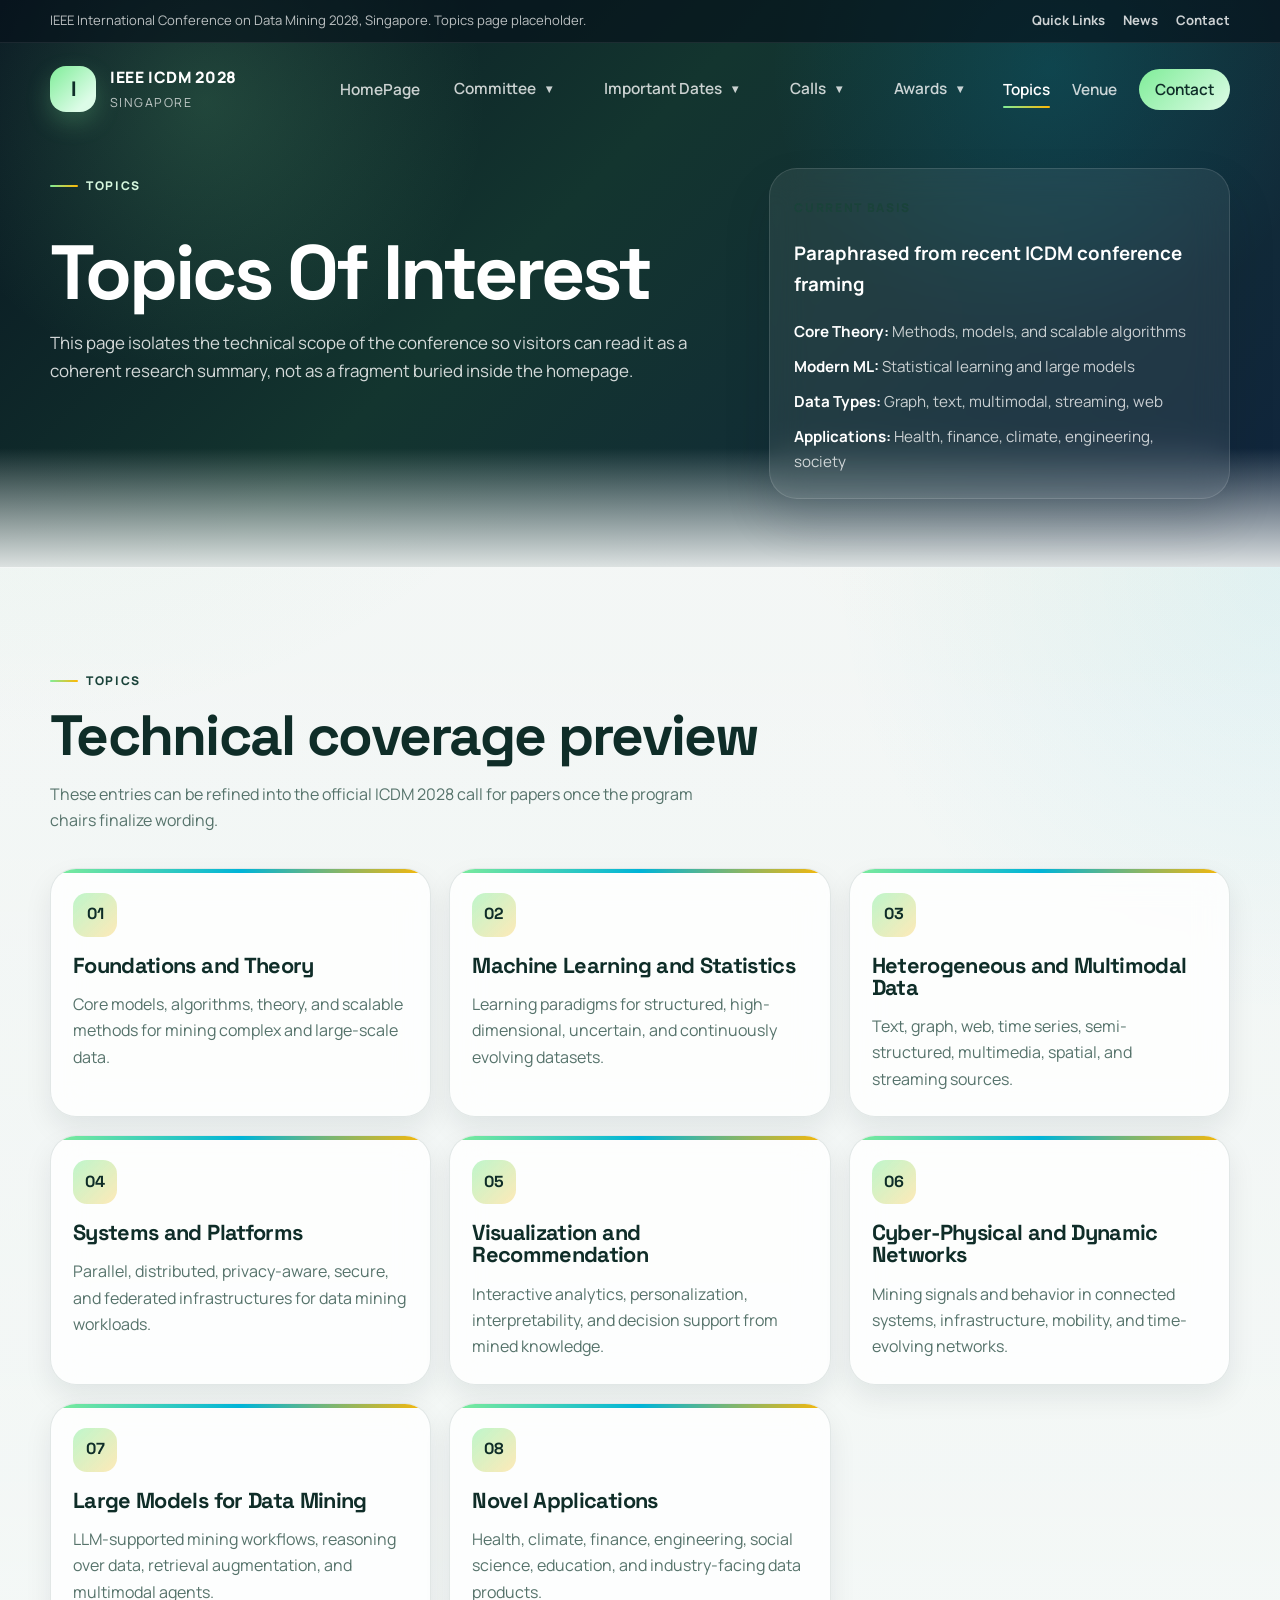
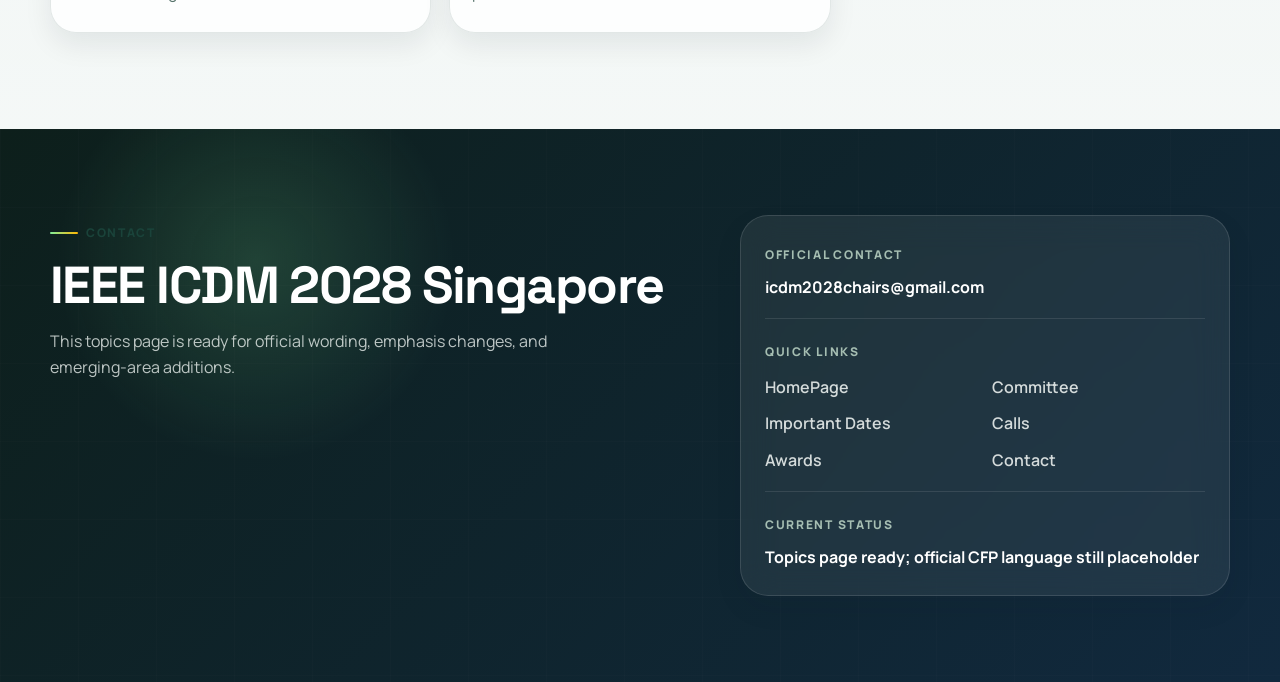
<file: topics.html>
<!DOCTYPE html>
<html lang="en">
<head>
  <meta charset="UTF-8">
  <meta name="viewport" content="width=device-width, initial-scale=1.0">
  <meta name="description" content="Topics page for the ICDM 2028 Singapore website concept.">
  <title>ICDM 2028 | Topics</title>
  <link rel="preconnect" href="https://fonts.googleapis.com">
  <link rel="preconnect" href="https://fonts.gstatic.com" crossorigin>
  <link href="https://fonts.googleapis.com/css2?family=Manrope:wght@400;500;600;700;800&family=Space+Grotesk:wght@500;700&display=swap" rel="stylesheet">
  <link rel="stylesheet" href="./styles.css">
</head>
<body>
  <div class="site-shell">
    <header class="site-header" id="top">
      <div class="utility-bar">
        <div class="container utility-inner">
          <p class="utility-copy">IEEE International Conference on Data Mining 2028, Singapore. Topics page placeholder.</p>
          <div class="utility-links">
            <a href="./index.html#quick-links">Quick Links</a>
            <a href="./index.html#news">News</a>
            <a href="./contact.html">Contact</a>
          </div>
        </div>
      </div>
      <div class="container header-inner">
        <a class="brand" href="./index.html" aria-label="ICDM 2028 home">
          <span class="brand-mark">I</span>
          <span class="brand-text">
            <strong>IEEE ICDM 2028</strong>
            <span>Singapore</span>
          </span>
        </a>
        <button class="menu-toggle" type="button" aria-expanded="false" aria-controls="site-nav">
          <span></span>
          <span></span>
          <span></span>
          <span class="sr-only">Toggle navigation</span>
        </button>
        <nav class="site-nav" id="site-nav" aria-label="Primary">
          <ul class="nav-list">
            <li class="nav-item"><a class="nav-link" href="./index.html">HomePage</a></li>
            <li class="nav-item has-menu">
              <div class="nav-combo">
                <a class="nav-link nav-link-parent" href="./committee.html">Committee</a>
                <button class="nav-caret submenu-toggle" type="button" aria-expanded="false" aria-label="Open Committee menu">&#9662;</button>
              </div>
              <div class="nav-dropdown">
                <a href="./committee.html#organization-committee">Organization Committee</a>
                <a href="./committee.html#steering-committee">Steering Committee</a>
                <a href="./committee.html#award-committee">Award Committee</a>
                <a href="./committee.html#local-committee">Local Committee</a>
                <a href="./committee.html#program-committee">Program Committee</a>
              </div>
            </li>
            <li class="nav-item has-menu">
              <div class="nav-combo">
                <a class="nav-link nav-link-parent" href="./important-dates.html">Important Dates</a>
                <button class="nav-caret submenu-toggle" type="button" aria-expanded="false" aria-label="Open Important Dates menu">&#9662;</button>
              </div>
              <div class="nav-dropdown">
                <a href="./important-dates.html#main-conference">Main Conference</a>
                <a href="./important-dates.html#workshops">Workshops</a>
                <a href="./important-dates.html#tutorials">Tutorials</a>
                <a href="./important-dates.html#demonstrations">Demonstrations</a>
              </div>
            </li>
            <li class="nav-item has-menu">
              <div class="nav-combo">
                <a class="nav-link nav-link-parent" href="./calls.html">Calls</a>
                <button class="nav-caret submenu-toggle" type="button" aria-expanded="false" aria-label="Open Calls menu">&#9662;</button>
              </div>
              <div class="nav-dropdown nav-dropdown-wide">
                <a href="./calls.html#call-for-research-track-papers">Call for Research Track Papers</a>
                <a href="./calls.html#call-for-applied-track-papers">Call for Applied Track Papers</a>
                <a href="./calls.html#call-for-workshops">Call for Workshops</a>
                <a href="./calls.html#call-for-tutorials">Call for Tutorials</a>
                <a href="./calls.html#call-for-demos">Call for Demos</a>
                <a href="./calls.html#call-for-bluesky-track-papers">Call for BlueSky Track Papers</a>
                <a href="./calls.html#call-for-phd-forum">Call for PhD Forum</a>
                <a href="./calls.html#call-for-education-forum">Call for Education Forum</a>
                <a href="./calls.html#call-for-teen-research-symposium-en">Call for Teen Research Symposium (EN)</a>
                <a href="./calls.html#call-for-teen-research-symposium-cn">Call for Teen Research Symposium (CN)</a>
                <a href="./calls.html#call-for-sponsorship-en">Call for Sponsorship (EN)</a>
                <a href="./calls.html#call-for-sponsorship-cn">Call for Sponsorship (CN)</a>
                <a href="./calls.html#call-for-paper-poster-png">Call for Paper Poster (png)</a>
              </div>
            </li>
            <li class="nav-item has-menu">
              <div class="nav-combo">
                <a class="nav-link nav-link-parent" href="./awards.html">Awards</a>
                <button class="nav-caret submenu-toggle" type="button" aria-expanded="false" aria-label="Open Awards menu">&#9662;</button>
              </div>
              <div class="nav-dropdown nav-dropdown-wide">
                <a href="./awards.html#icdm-tao-li-awards">ICDM Tao Li Awards</a>
                <a href="./awards.html#icdm-paper-awards">ICDM Paper Awards</a>
                <a href="./awards.html#icdm-contribution-awards">ICDM Contribution Awards</a>
                <a href="./awards.html#icdm-female-scholar-student-awards">ICDM Female Scholar/Student Awards</a>
                <a href="./awards.html#icdm-poster-awards">ICDM Poster Awards</a>
                <a href="./awards.html#icdm-education-awards">ICDM Education Awards</a>
                <a href="./awards.html#icdm-phd-forum-awards">ICDM PhD Forum Awards</a>
                <a href="./awards.html#icdm-teen-research-awards">ICDM Teen Research Awards</a>
                <a href="./awards.html#ccc-blue-sky-awards">CCC Blue-Sky Awards</a>
              </div>
            </li>
            <li class="nav-item"><a class="nav-link" href="./topics.html">Topics</a></li>
            <li class="nav-item"><a class="nav-link" href="./venue.html">Venue</a></li>
            <li class="nav-item"><a class="nav-link nav-link-accent" href="./contact.html">Contact</a></li>
          </ul>
        </nav>
      </div>
    </header>

    <main>
      <section class="page-hero">
        <div class="container page-hero-layout">
          <div>
            <span class="eyebrow">Topics</span>
            <h1 class="page-title">Topics Of Interest</h1>
            <p class="page-lead">
              This page isolates the technical scope of the conference so visitors can read it as a coherent research summary,
              not as a fragment buried inside the homepage.
            </p>
          </div>
          <aside class="page-summary-card">
            <span class="mini-label">Current Basis</span>
            <h3>Paraphrased from recent ICDM conference framing</h3>
            <ul class="meta-list">
              <li><strong>Core Theory:</strong> Methods, models, and scalable algorithms</li>
              <li><strong>Modern ML:</strong> Statistical learning and large models</li>
              <li><strong>Data Types:</strong> Graph, text, multimodal, streaming, web</li>
              <li><strong>Applications:</strong> Health, finance, climate, engineering, society</li>
            </ul>
          </aside>
        </div>
      </section>

      <section class="section section-topics">
        <div class="container">
          <div class="section-head" data-reveal>
            <span class="section-kicker">Topics</span>
            <h2 class="section-title">Technical coverage preview</h2>
            <p class="section-copy">These entries can be refined into the official ICDM 2028 call for papers once the program chairs finalize wording.</p>
          </div>
          <div class="topic-grid">
            <article class="topic-card" data-reveal><span class="topic-index">01</span><h3>Foundations and Theory</h3><p>Core models, algorithms, theory, and scalable methods for mining complex and large-scale data.</p></article>
            <article class="topic-card" data-reveal><span class="topic-index">02</span><h3>Machine Learning and Statistics</h3><p>Learning paradigms for structured, high-dimensional, uncertain, and continuously evolving datasets.</p></article>
            <article class="topic-card" data-reveal><span class="topic-index">03</span><h3>Heterogeneous and Multimodal Data</h3><p>Text, graph, web, time series, semi-structured, multimedia, spatial, and streaming sources.</p></article>
            <article class="topic-card" data-reveal><span class="topic-index">04</span><h3>Systems and Platforms</h3><p>Parallel, distributed, privacy-aware, secure, and federated infrastructures for data mining workloads.</p></article>
            <article class="topic-card" data-reveal><span class="topic-index">05</span><h3>Visualization and Recommendation</h3><p>Interactive analytics, personalization, interpretability, and decision support from mined knowledge.</p></article>
            <article class="topic-card" data-reveal><span class="topic-index">06</span><h3>Cyber-Physical and Dynamic Networks</h3><p>Mining signals and behavior in connected systems, infrastructure, mobility, and time-evolving networks.</p></article>
            <article class="topic-card" data-reveal><span class="topic-index">07</span><h3>Large Models for Data Mining</h3><p>LLM-supported mining workflows, reasoning over data, retrieval augmentation, and multimodal agents.</p></article>
            <article class="topic-card" data-reveal><span class="topic-index">08</span><h3>Novel Applications</h3><p>Health, climate, finance, engineering, social science, education, and industry-facing data products.</p></article>
          </div>
        </div>
      </section>
    </main>

    <footer class="site-footer">
      <div class="container footer-grid">
        <div class="footer-copy">
          <span class="section-kicker">Contact</span>
          <h2>IEEE ICDM 2028 Singapore</h2>
          <p>This topics page is ready for official wording, emphasis changes, and emerging-area additions.</p>
        </div>
        <div class="footer-panel">
          <div class="footer-item">
            <span class="footer-label">Official Contact</span>
            <strong>icdm2028chairs@gmail.com</strong>
          </div>
          <div class="footer-item">
            <span class="footer-label">Quick Links</span>
            <div class="footer-links">
              <a href="./index.html">HomePage</a>
              <a href="./committee.html">Committee</a>
              <a href="./important-dates.html">Important Dates</a>
              <a href="./calls.html">Calls</a>
              <a href="./awards.html">Awards</a>
              <a href="./contact.html">Contact</a>
            </div>
          </div>
          <div class="footer-item">
            <span class="footer-label">Current Status</span>
            <strong>Topics page ready; official CFP language still placeholder</strong>
          </div>
        </div>
      </div>
    </footer>
  </div>
  <script src="./script.js"></script>
</body>
</html>
</file>
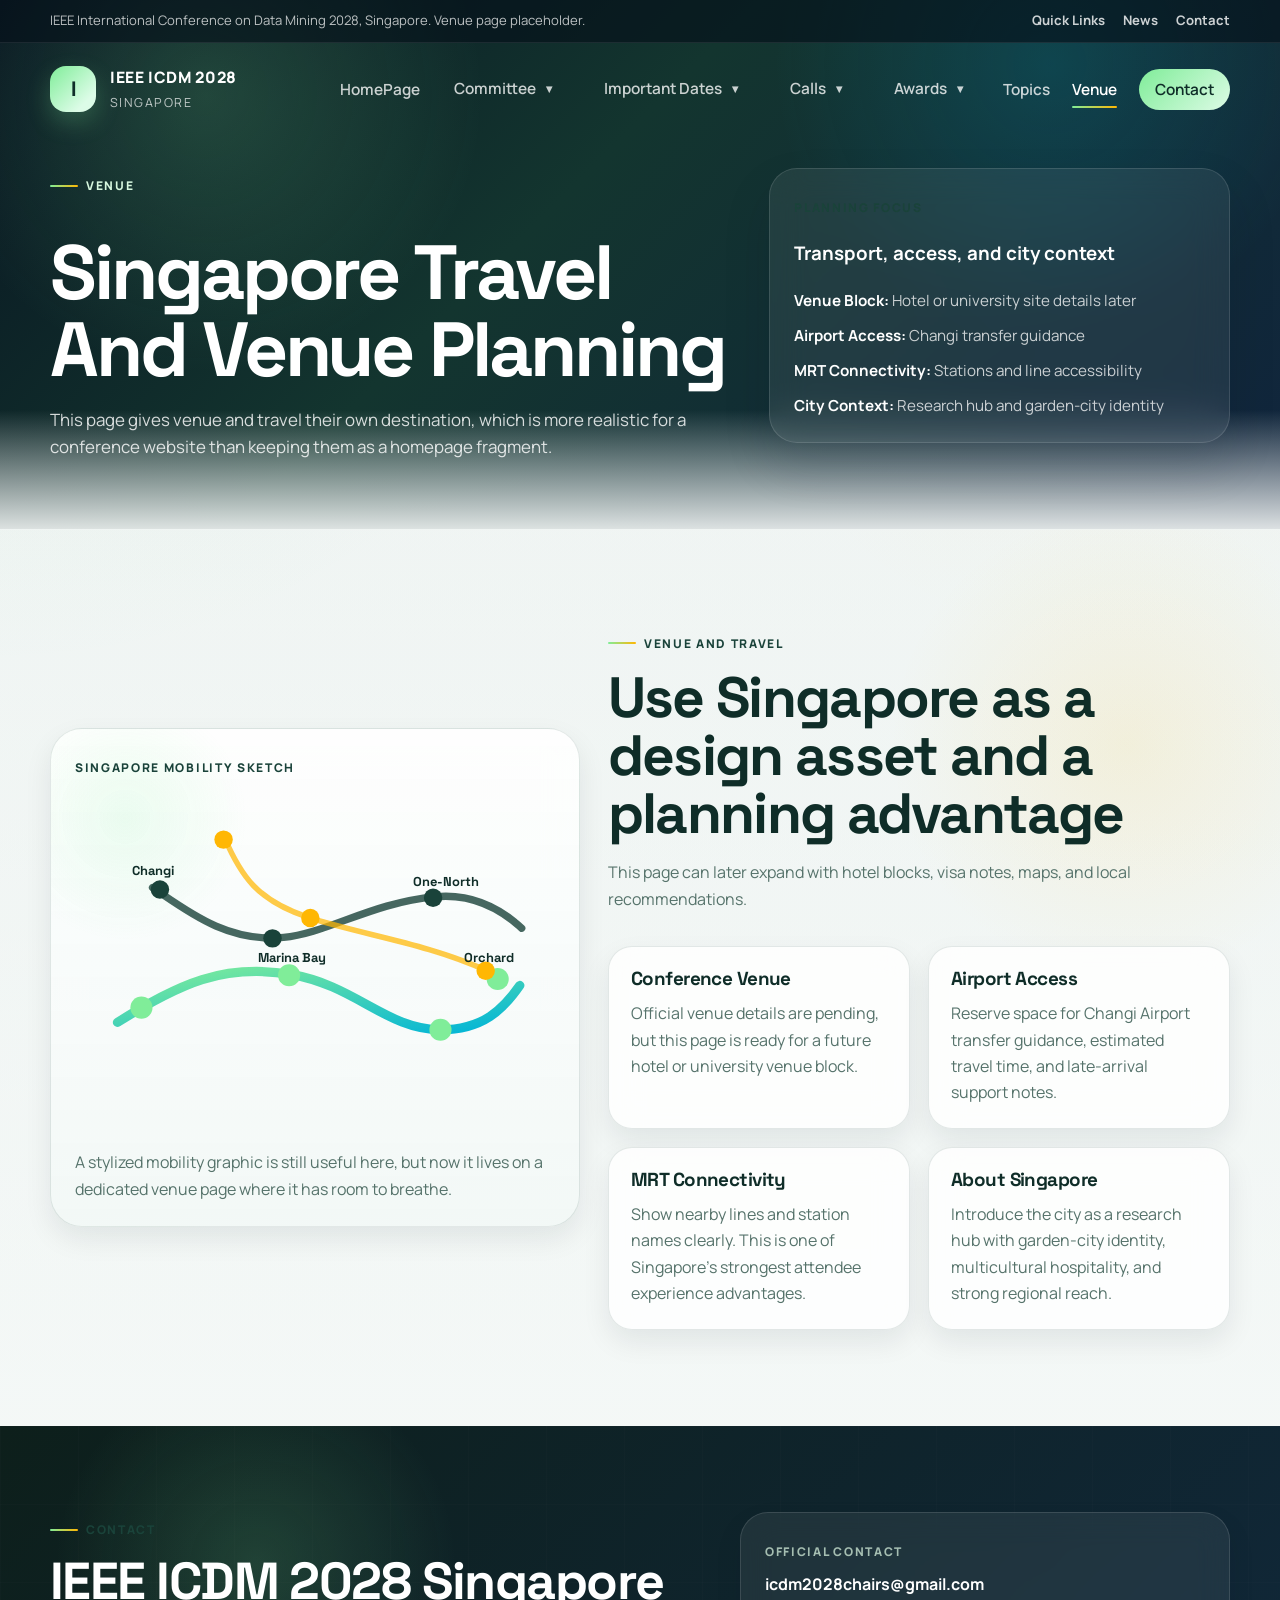
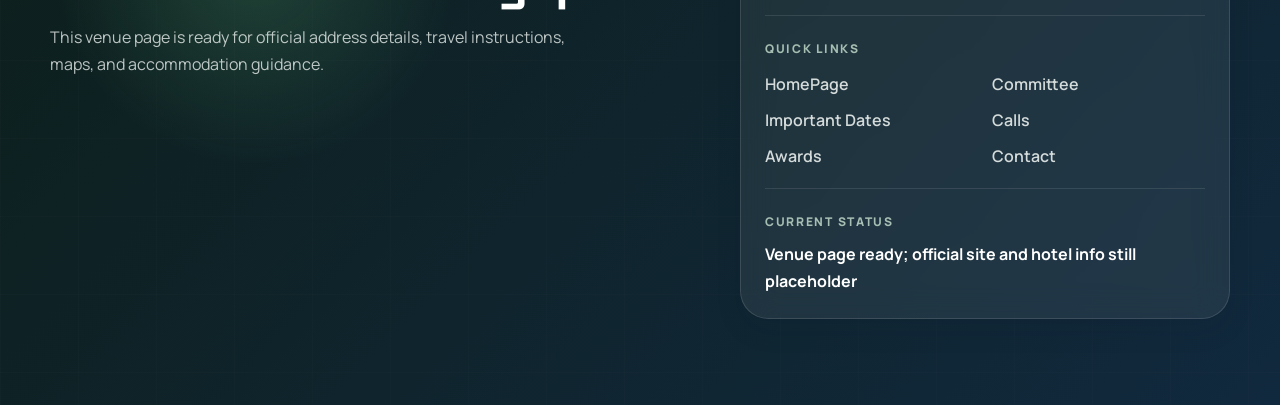
<file: venue.html>
<!DOCTYPE html>
<html lang="en">
<head>
  <meta charset="UTF-8">
  <meta name="viewport" content="width=device-width, initial-scale=1.0">
  <meta name="description" content="Venue page for the ICDM 2028 Singapore website concept.">
  <title>ICDM 2028 | Venue</title>
  <link rel="preconnect" href="https://fonts.googleapis.com">
  <link rel="preconnect" href="https://fonts.gstatic.com" crossorigin>
  <link href="https://fonts.googleapis.com/css2?family=Manrope:wght@400;500;600;700;800&family=Space+Grotesk:wght@500;700&display=swap" rel="stylesheet">
  <link rel="stylesheet" href="./styles.css">
</head>
<body>
  <div class="site-shell">
    <header class="site-header" id="top">
      <div class="utility-bar">
        <div class="container utility-inner">
          <p class="utility-copy">IEEE International Conference on Data Mining 2028, Singapore. Venue page placeholder.</p>
          <div class="utility-links">
            <a href="./index.html#quick-links">Quick Links</a>
            <a href="./index.html#news">News</a>
            <a href="./contact.html">Contact</a>
          </div>
        </div>
      </div>
      <div class="container header-inner">
        <a class="brand" href="./index.html" aria-label="ICDM 2028 home">
          <span class="brand-mark">I</span>
          <span class="brand-text">
            <strong>IEEE ICDM 2028</strong>
            <span>Singapore</span>
          </span>
        </a>
        <button class="menu-toggle" type="button" aria-expanded="false" aria-controls="site-nav">
          <span></span>
          <span></span>
          <span></span>
          <span class="sr-only">Toggle navigation</span>
        </button>
        <nav class="site-nav" id="site-nav" aria-label="Primary">
          <ul class="nav-list">
            <li class="nav-item"><a class="nav-link" href="./index.html">HomePage</a></li>
            <li class="nav-item has-menu">
              <div class="nav-combo">
                <a class="nav-link nav-link-parent" href="./committee.html">Committee</a>
                <button class="nav-caret submenu-toggle" type="button" aria-expanded="false" aria-label="Open Committee menu">&#9662;</button>
              </div>
              <div class="nav-dropdown">
                <a href="./committee.html#organization-committee">Organization Committee</a>
                <a href="./committee.html#steering-committee">Steering Committee</a>
                <a href="./committee.html#award-committee">Award Committee</a>
                <a href="./committee.html#local-committee">Local Committee</a>
                <a href="./committee.html#program-committee">Program Committee</a>
              </div>
            </li>
            <li class="nav-item has-menu">
              <div class="nav-combo">
                <a class="nav-link nav-link-parent" href="./important-dates.html">Important Dates</a>
                <button class="nav-caret submenu-toggle" type="button" aria-expanded="false" aria-label="Open Important Dates menu">&#9662;</button>
              </div>
              <div class="nav-dropdown">
                <a href="./important-dates.html#main-conference">Main Conference</a>
                <a href="./important-dates.html#workshops">Workshops</a>
                <a href="./important-dates.html#tutorials">Tutorials</a>
                <a href="./important-dates.html#demonstrations">Demonstrations</a>
              </div>
            </li>
            <li class="nav-item has-menu">
              <div class="nav-combo">
                <a class="nav-link nav-link-parent" href="./calls.html">Calls</a>
                <button class="nav-caret submenu-toggle" type="button" aria-expanded="false" aria-label="Open Calls menu">&#9662;</button>
              </div>
              <div class="nav-dropdown nav-dropdown-wide">
                <a href="./calls.html#call-for-research-track-papers">Call for Research Track Papers</a>
                <a href="./calls.html#call-for-applied-track-papers">Call for Applied Track Papers</a>
                <a href="./calls.html#call-for-workshops">Call for Workshops</a>
                <a href="./calls.html#call-for-tutorials">Call for Tutorials</a>
                <a href="./calls.html#call-for-demos">Call for Demos</a>
                <a href="./calls.html#call-for-bluesky-track-papers">Call for BlueSky Track Papers</a>
                <a href="./calls.html#call-for-phd-forum">Call for PhD Forum</a>
                <a href="./calls.html#call-for-education-forum">Call for Education Forum</a>
                <a href="./calls.html#call-for-teen-research-symposium-en">Call for Teen Research Symposium (EN)</a>
                <a href="./calls.html#call-for-teen-research-symposium-cn">Call for Teen Research Symposium (CN)</a>
                <a href="./calls.html#call-for-sponsorship-en">Call for Sponsorship (EN)</a>
                <a href="./calls.html#call-for-sponsorship-cn">Call for Sponsorship (CN)</a>
                <a href="./calls.html#call-for-paper-poster-png">Call for Paper Poster (png)</a>
              </div>
            </li>
            <li class="nav-item has-menu">
              <div class="nav-combo">
                <a class="nav-link nav-link-parent" href="./awards.html">Awards</a>
                <button class="nav-caret submenu-toggle" type="button" aria-expanded="false" aria-label="Open Awards menu">&#9662;</button>
              </div>
              <div class="nav-dropdown nav-dropdown-wide">
                <a href="./awards.html#icdm-tao-li-awards">ICDM Tao Li Awards</a>
                <a href="./awards.html#icdm-paper-awards">ICDM Paper Awards</a>
                <a href="./awards.html#icdm-contribution-awards">ICDM Contribution Awards</a>
                <a href="./awards.html#icdm-female-scholar-student-awards">ICDM Female Scholar/Student Awards</a>
                <a href="./awards.html#icdm-poster-awards">ICDM Poster Awards</a>
                <a href="./awards.html#icdm-education-awards">ICDM Education Awards</a>
                <a href="./awards.html#icdm-phd-forum-awards">ICDM PhD Forum Awards</a>
                <a href="./awards.html#icdm-teen-research-awards">ICDM Teen Research Awards</a>
                <a href="./awards.html#ccc-blue-sky-awards">CCC Blue-Sky Awards</a>
              </div>
            </li>
            <li class="nav-item"><a class="nav-link" href="./topics.html">Topics</a></li>
            <li class="nav-item"><a class="nav-link" href="./venue.html">Venue</a></li>
            <li class="nav-item"><a class="nav-link nav-link-accent" href="./contact.html">Contact</a></li>
          </ul>
        </nav>
      </div>
    </header>

    <main>
      <section class="page-hero">
        <div class="container page-hero-layout">
          <div>
            <span class="eyebrow">Venue</span>
            <h1 class="page-title">Singapore Travel And Venue Planning</h1>
            <p class="page-lead">
              This page gives venue and travel their own destination, which is more realistic for a conference website than keeping them as a homepage fragment.
            </p>
          </div>
          <aside class="page-summary-card">
            <span class="mini-label">Planning Focus</span>
            <h3>Transport, access, and city context</h3>
            <ul class="meta-list">
              <li><strong>Venue Block:</strong> Hotel or university site details later</li>
              <li><strong>Airport Access:</strong> Changi transfer guidance</li>
              <li><strong>MRT Connectivity:</strong> Stations and line accessibility</li>
              <li><strong>City Context:</strong> Research hub and garden-city identity</li>
            </ul>
          </aside>
        </div>
      </section>

      <section class="section section-venue">
        <div class="container venue-grid">
          <div class="venue-visual" data-reveal>
            <div class="venue-map-card">
              <div class="map-label">Singapore Mobility Sketch</div>
              <svg viewBox="0 0 520 360" aria-hidden="true">
                <defs>
                  <linearGradient id="mrtGlowVenue" x1="0%" y1="0%" x2="100%" y2="100%">
                    <stop offset="0%" stop-color="#80ED99"></stop>
                    <stop offset="100%" stop-color="#00B4D8"></stop>
                  </linearGradient>
                </defs>
                <path d="M46 242C114 200 160 178 234 190C304 202 338 250 396 250C442 250 464 228 482 202" fill="none" stroke="url(#mrtGlowVenue)" stroke-width="10" stroke-linecap="round"></path>
                <path d="M84 96C120 120 164 156 226 150C272 146 322 112 390 106C430 102 460 118 484 140" fill="none" stroke="#1A433A" stroke-width="8" stroke-linecap="round" opacity="0.8"></path>
                <path d="M162 42C180 84 198 110 252 128C314 148 380 156 446 186" fill="none" stroke="#FFB703" stroke-width="6" stroke-linecap="round" opacity="0.72"></path>
                <circle cx="92" cy="98" r="10" fill="#1A433A"></circle>
                <circle cx="214" cy="151" r="10" fill="#1A433A"></circle>
                <circle cx="388" cy="107" r="10" fill="#1A433A"></circle>
                <circle cx="72" cy="226" r="12" fill="#80ED99"></circle>
                <circle cx="232" cy="191" r="12" fill="#80ED99"></circle>
                <circle cx="396" cy="250" r="12" fill="#80ED99"></circle>
                <circle cx="458" cy="195" r="12" fill="#80ED99"></circle>
                <circle cx="161" cy="44" r="10" fill="#FFB703"></circle>
                <circle cx="255" cy="129" r="10" fill="#FFB703"></circle>
                <circle cx="445" cy="186" r="10" fill="#FFB703"></circle>
                <text x="62" y="82">Changi</text>
                <text x="198" y="177">Marina Bay</text>
                <text x="366" y="94">One-North</text>
                <text x="421" y="177">Orchard</text>
              </svg>
              <p>A stylized mobility graphic is still useful here, but now it lives on a dedicated venue page where it has room to breathe.</p>
            </div>
          </div>
          <div class="venue-content">
            <div class="section-head" data-reveal>
              <span class="section-kicker">Venue and Travel</span>
              <h2 class="section-title">Use Singapore as a design asset and a planning advantage</h2>
              <p class="section-copy">This page can later expand with hotel blocks, visa notes, maps, and local recommendations.</p>
            </div>
            <div class="travel-grid">
              <article class="travel-card" data-reveal><h3>Conference Venue</h3><p>Official venue details are pending, but this page is ready for a future hotel or university venue block.</p></article>
              <article class="travel-card" data-reveal><h3>Airport Access</h3><p>Reserve space for Changi Airport transfer guidance, estimated travel time, and late-arrival support notes.</p></article>
              <article class="travel-card" data-reveal><h3>MRT Connectivity</h3><p>Show nearby lines and station names clearly. This is one of Singapore's strongest attendee experience advantages.</p></article>
              <article class="travel-card" data-reveal><h3>About Singapore</h3><p>Introduce the city as a research hub with garden-city identity, multicultural hospitality, and strong regional reach.</p></article>
            </div>
          </div>
        </div>
      </section>
    </main>

    <footer class="site-footer">
      <div class="container footer-grid">
        <div class="footer-copy">
          <span class="section-kicker">Contact</span>
          <h2>IEEE ICDM 2028 Singapore</h2>
          <p>This venue page is ready for official address details, travel instructions, maps, and accommodation guidance.</p>
        </div>
        <div class="footer-panel">
          <div class="footer-item">
            <span class="footer-label">Official Contact</span>
            <strong>icdm2028chairs@gmail.com</strong>
          </div>
          <div class="footer-item">
            <span class="footer-label">Quick Links</span>
            <div class="footer-links">
              <a href="./index.html">HomePage</a>
              <a href="./committee.html">Committee</a>
              <a href="./important-dates.html">Important Dates</a>
              <a href="./calls.html">Calls</a>
              <a href="./awards.html">Awards</a>
              <a href="./contact.html">Contact</a>
            </div>
          </div>
          <div class="footer-item">
            <span class="footer-label">Current Status</span>
            <strong>Venue page ready; official site and hotel info still placeholder</strong>
          </div>
        </div>
      </div>
    </footer>
  </div>
  <script src="./script.js"></script>
</body>
</html>
</file>
<file: styles.css>
:root {
  --bg: #f4f7f6;
  --bg-soft: #e7f0ed;
  --bg-card: rgba(255, 255, 255, 0.82);
  --surface: #ffffff;
  --line: rgba(26, 67, 58, 0.12);
  --line-strong: rgba(26, 67, 58, 0.2);
  --text: #152521;
  --muted: #56736b;
  --forest: #1a433a;
  --forest-deep: #0f2d28;
  --navy: #0a192f;
  --mint: #80ed99;
  --aqua: #00b4d8;
  --gold: #ffb703;
  --shadow: 0 24px 48px rgba(8, 22, 32, 0.14);
  --shadow-soft: 0 12px 28px rgba(8, 22, 32, 0.08);
  --container: min(1180px, calc(100% - 48px));
}

*,
*::before,
*::after {
  box-sizing: border-box;
}

html {
  scroll-behavior: smooth;
}

body {
  margin: 0;
  font-family: "Manrope", sans-serif;
  color: var(--text);
  background:
    radial-gradient(circle at top left, rgba(91, 201, 140, 0.12), transparent 28%),
    radial-gradient(circle at 86% 14%, rgba(244, 211, 94, 0.07), transparent 18%),
    linear-gradient(180deg, #f7faf9 0%, var(--bg) 22%, var(--bg-soft) 100%);
  line-height: 1.65;
  -webkit-font-smoothing: antialiased;
  text-rendering: optimizeLegibility;
}

body.nav-open {
  overflow: hidden;
}

a {
  color: inherit;
  text-decoration: none;
}

button {
  font: inherit;
}

svg {
  display: block;
  width: 100%;
  height: auto;
}

.sr-only {
  position: absolute;
  width: 1px;
  height: 1px;
  padding: 0;
  margin: -1px;
  overflow: hidden;
  clip: rect(0, 0, 0, 0);
  border: 0;
}

.container {
  width: var(--container);
  margin: 0 auto;
}

.site-shell {
  overflow: clip;
}

.site-header {
  position: fixed;
  inset: 0 0 auto;
  z-index: 30;
  transition: background-color 180ms ease, box-shadow 180ms ease, backdrop-filter 180ms ease;
}

.site-header.is-scrolled {
  background: rgba(8, 20, 31, 0.74);
  box-shadow: 0 10px 30px rgba(0, 0, 0, 0.16);
  backdrop-filter: blur(16px);
}

.utility-bar {
  border-bottom: 1px solid rgba(255, 255, 255, 0.08);
  background: rgba(6, 16, 25, 0.64);
}

.utility-inner {
  display: flex;
  align-items: center;
  justify-content: space-between;
  gap: 18px;
  min-height: 42px;
}

.utility-copy {
  margin: 0;
  color: rgba(255, 255, 255, 0.72);
  font-size: 0.82rem;
}

.utility-links {
  display: flex;
  align-items: center;
  gap: 18px;
}

.utility-links a {
  color: rgba(255, 255, 255, 0.8);
  font-size: 0.82rem;
  font-weight: 700;
}

.header-inner {
  display: flex;
  align-items: center;
  justify-content: space-between;
  gap: 20px;
  min-height: 92px;
}

.brand {
  display: inline-flex;
  align-items: center;
  gap: 14px;
  color: #fff;
}

.brand-mark {
  display: inline-grid;
  place-items: center;
  width: 46px;
  height: 46px;
  border-radius: 16px;
  font-family: "Space Grotesk", sans-serif;
  font-size: 1.3rem;
  font-weight: 700;
  color: var(--forest-deep);
  background: linear-gradient(135deg, var(--mint), #dcfce7 78%);
  box-shadow: 0 10px 24px rgba(128, 237, 153, 0.24);
}

.brand-text {
  display: flex;
  flex-direction: column;
  gap: 2px;
}

.brand-text strong {
  font-size: 0.98rem;
  font-weight: 800;
  letter-spacing: 0.04em;
}

.brand-text span {
  font-size: 0.78rem;
  color: rgba(255, 255, 255, 0.72);
  letter-spacing: 0.12em;
  text-transform: uppercase;
}

.site-nav {
  display: flex;
  align-items: center;
}

.nav-list {
  display: flex;
  align-items: center;
  gap: 22px;
  margin: 0;
  padding: 0;
  list-style: none;
}

.nav-item {
  position: relative;
}

.nav-item.has-menu {
  z-index: 2;
}

.nav-item.has-menu::after {
  content: "";
  position: absolute;
  left: 0;
  right: 0;
  top: 100%;
  height: 18px;
  background: transparent;
}

.nav-combo {
  display: flex;
  align-items: center;
  gap: 4px;
  padding: 10px 12px;
  border-radius: 14px;
  transition: background-color 180ms ease;
}

.nav-item.has-menu:hover .nav-combo,
.nav-item.has-menu:focus-within .nav-combo,
.nav-item.has-menu.is-open .nav-combo {
  background: rgba(255, 255, 255, 0.08);
}

.submenu-toggle {
  border: 0;
  padding: 0;
  background: transparent;
  cursor: pointer;
}

.nav-caret {
  display: inline-flex;
  align-items: center;
  justify-content: center;
  min-width: 18px;
  color: rgba(255, 255, 255, 0.78);
  font-size: 0.72rem;
  font-weight: 800;
  transition: color 180ms ease, transform 180ms ease;
}

.nav-item.has-menu:hover .nav-caret,
.nav-item.has-menu:focus-within .nav-caret,
.nav-item.has-menu.is-open .nav-caret,
.nav-link-parent[aria-current="page"] + .nav-caret {
  color: #fff;
}

.nav-item.has-menu.is-open .nav-caret {
  transform: rotate(180deg);
}

.nav-dropdown {
  position: absolute;
  top: calc(100% + 8px);
  right: 0;
  display: grid;
  gap: 6px;
  min-width: 270px;
  padding: 16px;
  border: 1px solid rgba(255, 255, 255, 0.1);
  border-radius: 20px;
  background: rgba(9, 21, 31, 0.96);
  box-shadow: 0 24px 50px rgba(0, 0, 0, 0.28);
  backdrop-filter: blur(20px);
  opacity: 0;
  visibility: hidden;
  pointer-events: none;
  transform: translateY(4px);
  transition: opacity 180ms ease, transform 180ms ease, visibility 180ms ease;
}

.nav-dropdown a {
  display: block;
  padding: 10px 12px;
  border-radius: 14px;
  color: rgba(255, 255, 255, 0.84);
  font-size: 0.9rem;
  font-weight: 600;
}

.nav-dropdown a:hover,
.nav-dropdown a:focus-visible {
  background: rgba(128, 237, 153, 0.08);
  color: #fff;
}

.nav-dropdown-wide {
  min-width: 360px;
}

.nav-item.has-menu:hover .nav-dropdown,
.nav-item.has-menu:focus-within .nav-dropdown,
.nav-item.has-menu.is-open .nav-dropdown {
  opacity: 1;
  visibility: visible;
  pointer-events: auto;
  transform: translateY(0);
}

.nav-link {
  position: relative;
  color: rgba(255, 255, 255, 0.78);
  font-size: 0.96rem;
  font-weight: 600;
  transition: color 180ms ease;
}

.nav-link::after {
  content: "";
  position: absolute;
  left: 0;
  right: 0;
  bottom: -8px;
  height: 2px;
  border-radius: 999px;
  background: linear-gradient(90deg, var(--mint), var(--gold));
  transform: scaleX(0);
  transform-origin: left;
  transition: transform 180ms ease;
}

.nav-link:hover,
.nav-link:focus-visible,
.nav-link[aria-current="page"] {
  color: #fff;
}

.nav-link:hover::after,
.nav-link:focus-visible::after,
.nav-link[aria-current="page"]::after {
  transform: scaleX(1);
}

.nav-link-accent {
  padding: 10px 16px;
  border-radius: 999px;
  color: var(--forest-deep);
  background: linear-gradient(135deg, var(--mint), #ddfbe6);
}

.nav-link-accent[aria-current="page"] {
  color: var(--forest-deep);
}

.nav-link-accent::after {
  display: none;
}

.menu-toggle {
  display: none;
  width: 50px;
  height: 50px;
  border: 1px solid rgba(255, 255, 255, 0.14);
  border-radius: 16px;
  background: rgba(255, 255, 255, 0.04);
  cursor: pointer;
}

.menu-toggle span {
  display: block;
  width: 22px;
  height: 2px;
  margin: 5px auto;
  background: #fff;
  border-radius: 999px;
  transition: transform 180ms ease, opacity 180ms ease;
}

.hero {
  position: relative;
  min-height: auto;
  padding: 136px 0 72px;
  color: #fff;
  background:
    radial-gradient(circle at 18% 20%, rgba(128, 237, 153, 0.2), transparent 24%),
    radial-gradient(circle at 82% 18%, rgba(0, 180, 216, 0.18), transparent 26%),
    linear-gradient(135deg, #07131d 0%, #0f2f2a 42%, #0a192f 100%);
}

.hero::after {
  content: "";
  position: absolute;
  left: 0;
  right: 0;
  bottom: -1px;
  height: 160px;
  background:
    linear-gradient(180deg, rgba(7, 19, 29, 0) 0%, rgba(7, 19, 29, 0.14) 36%, rgba(244, 247, 246, 0.9) 100%),
    radial-gradient(120% 180px at 50% 100%, rgba(128, 237, 153, 0.18), transparent 58%);
  pointer-events: none;
}

.hero-grid {
  position: absolute;
  inset: 0;
  background-image:
    linear-gradient(rgba(255, 255, 255, 0.05) 1px, transparent 1px),
    linear-gradient(90deg, rgba(255, 255, 255, 0.05) 1px, transparent 1px);
  background-size: 72px 72px;
  mask-image: linear-gradient(180deg, rgba(0, 0, 0, 0.78), transparent 86%);
  opacity: 0.45;
}

.hero-orbit {
  position: absolute;
  border-radius: 999px;
  border: 1px solid rgba(128, 237, 153, 0.12);
}

.hero-orbit-a {
  top: 88px;
  right: 12%;
  width: 380px;
  height: 380px;
}

.hero-orbit-b {
  left: -80px;
  bottom: 120px;
  width: 280px;
  height: 280px;
}

.hero-layout {
  position: relative;
  z-index: 2;
  display: grid;
  grid-template-columns: minmax(0, 1.02fr) minmax(0, 0.98fr);
  gap: 46px;
  align-items: center;
}

.hero-banner {
  position: relative;
  z-index: 2;
  min-height: min(860px, calc(100vh - 34px));
  overflow: hidden;
  border: 1px solid rgba(255, 255, 255, 0.12);
  border-radius: 0 0 34px 34px;
  background:
    linear-gradient(135deg, rgba(8, 22, 31, 0.94), rgba(12, 39, 33, 0.92));
  box-shadow: var(--shadow);
}

.hero-banner::before {
  content: "";
  position: absolute;
  inset: 0;
  background:
    linear-gradient(90deg, rgba(18, 56, 46, 0.42) 0%, rgba(18, 56, 46, 0.16) 44%, rgba(10, 25, 47, 0.14) 100%),
    radial-gradient(circle at 84% 18%, rgba(255, 183, 3, 0.16), transparent 18%);
  pointer-events: none;
}

.hero-banner-media,
.hero-banner-shade {
  position: absolute;
  inset: 0;
}

.hero-banner-media {
  overflow: hidden;
}

.hero-slide {
  position: absolute;
  inset: 0;
  margin: 0;
  opacity: 0;
  transition: opacity 520ms ease;
  background:
    linear-gradient(180deg, rgba(8, 18, 26, 0.08), rgba(8, 18, 26, 0.18)),
    var(--slide-image),
    url("./assets/images/singapore-marina-fallback.svg");
  background-size: cover, cover, cover;
  background-position: center, center 44%, center;
}

.hero-slide.is-active {
  opacity: 1;
}

.hero-slide figcaption {
  position: absolute;
  left: 24px;
  top: 24px;
  z-index: 1;
  padding: 10px 14px;
  border-radius: 999px;
  color: rgba(255, 255, 255, 0.9);
  font-size: 0.82rem;
  font-weight: 700;
  background: rgba(9, 21, 31, 0.5);
  border: 1px solid rgba(255, 255, 255, 0.12);
  backdrop-filter: blur(14px);
}

.hero-banner-photo {
  display: block;
  width: 100%;
  height: 100%;
  object-fit: cover;
  object-position: center 44%;
  transform: scale(1.02);
  opacity: 0.98;
}

.hero-banner-shade {
  background:
    linear-gradient(180deg, rgba(7, 19, 29, 0.08) 0%, rgba(7, 19, 29, 0.34) 38%, rgba(7, 19, 29, 0.74) 76%, rgba(7, 19, 29, 0.9) 100%),
    linear-gradient(90deg, rgba(8, 24, 20, 0.34) 0%, rgba(8, 24, 20, 0.16) 44%, rgba(8, 24, 20, 0.28) 100%);
}

.hero-slider-controls {
  position: absolute;
  right: 24px;
  top: 24px;
  z-index: 2;
  display: flex;
  align-items: center;
  gap: 10px;
  padding: 8px 10px;
  border-radius: 999px;
  background: rgba(9, 21, 31, 0.42);
  border: 1px solid rgba(255, 255, 255, 0.12);
  backdrop-filter: blur(14px);
}

.hero-slider-btn {
  width: 38px;
  height: 38px;
  border: 0;
  border-radius: 999px;
  color: #fff;
  background: rgba(255, 255, 255, 0.08);
  cursor: pointer;
  transition: background-color 180ms ease, transform 180ms ease;
}

.hero-slider-btn:hover,
.hero-slider-btn:focus-visible {
  background: rgba(255, 255, 255, 0.18);
  transform: translateY(-1px);
}

.hero-slider-dots {
  display: flex;
  align-items: center;
  gap: 8px;
}

.hero-slider-dot {
  width: 10px;
  height: 10px;
  padding: 0;
  border: 0;
  border-radius: 999px;
  background: rgba(255, 255, 255, 0.34);
  cursor: pointer;
  transition: transform 180ms ease, background-color 180ms ease;
}

.hero-slider-dot.is-active,
.hero-slider-dot[aria-current="true"] {
  background: var(--mint);
  transform: scale(1.18);
}

.hero-banner-inner {
  position: relative;
  z-index: 1;
  display: flex;
  flex-direction: column;
  justify-content: flex-end;
  min-height: inherit;
  padding: 152px 0 34px;
}

.hero-banner-copy,
.hero-stats {
  position: relative;
  z-index: 1;
}

.hero-banner-copy {
  max-width: 860px;
  margin: 0 auto;
  text-align: center;
  text-shadow: 0 10px 24px rgba(0, 0, 0, 0.32);
}

.hero-banner .eyebrow {
  justify-content: center;
  color: #f0fff4;
}

.hero-banner-copy h1 {
  margin: 0;
  font-family: "Space Grotesk", sans-serif;
  font-size: clamp(3.7rem, 8vw, 6.4rem);
  line-height: 0.98;
  letter-spacing: -0.04em;
}

.hero-tagline {
  margin: 20px auto 0;
  color: rgba(255, 255, 255, 0.92);
  font-size: clamp(1.2rem, 2vw, 1.75rem);
  font-weight: 500;
}

.hero-place {
  display: grid;
  gap: 6px;
  margin-top: 28px;
}

.hero-place strong,
.hero-place span {
  display: block;
  color: #fff;
  font-family: "Space Grotesk", sans-serif;
  font-size: clamp(1.4rem, 3vw, 2.3rem);
  font-weight: 700;
}

.hero-place span {
  font-size: clamp(1.2rem, 2.6vw, 1.95rem);
  font-weight: 600;
}

.eyebrow,
.section-kicker,
.mini-label,
.map-label,
.pill,
.news-date,
.stat-label,
.footer-label {
  display: inline-flex;
  align-items: center;
  gap: 8px;
  letter-spacing: 0.14em;
  text-transform: uppercase;
  font-size: 0.75rem;
  font-weight: 800;
}

.eyebrow {
  margin-bottom: 20px;
  color: #d6f7de;
}

.eyebrow::before,
.section-kicker::before {
  content: "";
  width: 28px;
  height: 2px;
  border-radius: 999px;
  background: linear-gradient(90deg, var(--mint), var(--gold));
}

.hero-copy h1,
.section-title,
.overview-card h3,
.topic-card h3,
.timeline-body h3,
.call-card h3,
.travel-card h3,
.news-card h3,
.footer-copy h2 {
  margin: 0;
  font-family: "Space Grotesk", sans-serif;
  line-height: 1.02;
  letter-spacing: -0.03em;
}

.hero-copy h1 {
  max-width: 11ch;
  font-size: clamp(3.2rem, 8vw, 6.2rem);
}

.hero-copy h1 span {
  display: block;
  margin-top: 14px;
  color: transparent;
  background: linear-gradient(135deg, #ecfff1 8%, var(--mint) 42%, #7fe7ff 72%, var(--gold) 100%);
  -webkit-background-clip: text;
  background-clip: text;
}

.hero-lead {
  max-width: 61ch;
  margin: 26px 0 0;
  color: rgba(255, 255, 255, 0.82);
  font-size: 1.08rem;
}

.hero-banner .hero-lead {
  margin: 20px auto 0;
  color: rgba(255, 255, 255, 0.86);
}

.hero-actions {
  display: flex;
  flex-wrap: wrap;
  gap: 16px;
  margin-top: 34px;
}

.hero-banner .hero-actions {
  justify-content: center;
}

.btn {
  position: relative;
  display: inline-flex;
  align-items: center;
  justify-content: center;
  min-height: 52px;
  padding: 0 22px;
  border-radius: 999px;
  font-weight: 700;
  overflow: hidden;
  isolation: isolate;
  transition: transform 180ms ease, box-shadow 180ms ease;
}

.btn::before {
  content: "";
  position: absolute;
  inset: 0;
  transform: translateX(-110%);
  background: linear-gradient(120deg, transparent 0%, rgba(255, 255, 255, 0.3) 46%, transparent 100%);
  transition: transform 240ms ease;
}

.btn:hover,
.btn:focus-visible {
  transform: translateY(-2px);
}

.btn:hover::before,
.btn:focus-visible::before {
  transform: translateX(110%);
}

.btn-primary {
  color: var(--forest-deep);
  background: linear-gradient(135deg, #dffbe7 0%, var(--mint) 60%, #67e8f9 100%);
  box-shadow: 0 18px 36px rgba(128, 237, 153, 0.26);
}

.btn-secondary {
  border: 1px solid rgba(255, 255, 255, 0.16);
  color: #fff;
  background: rgba(255, 255, 255, 0.06);
  backdrop-filter: blur(14px);
}

.hero-stats {
  display: grid;
  grid-template-columns: repeat(3, minmax(0, 1fr));
  gap: 16px;
  margin-top: 42px;
}

.hero-banner .hero-stats {
  margin-top: 42px;
}

.stat-card {
  padding: 20px;
  border: 1px solid rgba(255, 255, 255, 0.12);
  border-radius: 24px;
  background: rgba(255, 255, 255, 0.06);
  backdrop-filter: blur(14px);
  box-shadow: var(--shadow-soft);
}

.stat-card strong {
  display: block;
  margin-top: 8px;
  font-size: 1.15rem;
}

.stat-card p {
  margin: 10px 0 0;
  color: rgba(255, 255, 255, 0.7);
  font-size: 0.92rem;
}

.stat-card-highlight {
  background: linear-gradient(180deg, rgba(255, 183, 3, 0.12), rgba(255, 255, 255, 0.08));
}

.hero-banner .stat-card {
  background: rgba(9, 21, 31, 0.46);
  backdrop-filter: blur(10px);
}

.visual-panel,
.visual-note {
  border: 1px solid rgba(255, 255, 255, 0.12);
  background: rgba(255, 255, 255, 0.06);
  backdrop-filter: blur(18px);
  box-shadow: var(--shadow);
}

.visual-panel {
  display: flex;
  flex-wrap: wrap;
  gap: 10px;
  padding: 18px;
  border-radius: 24px 24px 18px 18px;
}

.visual-chip {
  padding: 8px 12px;
  border-radius: 999px;
  color: rgba(255, 255, 255, 0.9);
  background: rgba(255, 255, 255, 0.08);
  font-size: 0.82rem;
  font-weight: 700;
}

.hero-photo-stack {
  position: relative;
  display: grid;
  gap: 16px;
  margin-top: 14px;
}

.hero-photo {
  margin: 0;
  overflow: hidden;
  border: 1px solid rgba(255, 255, 255, 0.12);
  box-shadow: var(--shadow);
  background: rgba(255, 255, 255, 0.06);
}

.hero-photo img {
  display: block;
  width: 100%;
  height: 100%;
  object-fit: cover;
}

.hero-photo-main {
  height: 390px;
  border-radius: 30px;
}

.hero-photo-landscape {
  position: relative;
}

.hero-photo-side {
  position: absolute;
  right: -22px;
  bottom: -34px;
  width: 44%;
  height: 208px;
  border-radius: 26px;
}

.hero-photo-caption {
  position: absolute;
  left: 20px;
  right: 20px;
  bottom: 22px;
  z-index: 1;
  padding: 16px 18px;
  border-radius: 20px;
  border: 1px solid rgba(255, 255, 255, 0.12);
  background: linear-gradient(180deg, rgba(9, 21, 31, 0.32), rgba(9, 21, 31, 0.68));
  backdrop-filter: blur(16px);
  box-shadow: var(--shadow-soft);
}

.hero-photo-caption strong {
  display: block;
  color: #fff;
  font-size: 1rem;
}

.hero-photo-caption p {
  margin: 8px 0 0;
  color: rgba(255, 255, 255, 0.78);
  font-size: 0.92rem;
}

.hero-graphic {
  margin-top: 14px;
  padding: 18px;
  border-radius: 28px;
  border: 1px solid rgba(255, 255, 255, 0.12);
  background:
    radial-gradient(circle at 16% 24%, rgba(128, 237, 153, 0.14), transparent 22%),
    linear-gradient(180deg, rgba(255, 255, 255, 0.06), rgba(255, 255, 255, 0.03));
  backdrop-filter: blur(18px);
  box-shadow: var(--shadow);
}

.graphic-silhouette rect,
.graphic-marina rect,
.graphic-marina path,
.graphic-tree path,
.graphic-wheel circle,
.graphic-wheel path,
.graphic-ground {
  fill: rgba(255, 255, 255, 0.08);
  stroke: rgba(255, 255, 255, 0.42);
  stroke-width: 2;
}

.graphic-tree path:last-child,
.graphic-tree path:nth-child(3),
.graphic-tree path:nth-child(4) {
  fill: none;
}

.graphic-network circle {
  fill: var(--mint);
  stroke: rgba(255, 255, 255, 0.5);
  stroke-width: 1.4;
}

.network-line {
  fill: none;
  stroke: url(#lineGlow);
  stroke-width: 2.3;
  stroke-linecap: round;
  stroke-dasharray: 6 10;
  animation: networkPulse 16s linear infinite;
}

.visual-note {
  margin-top: 14px;
  padding: 18px 20px;
  border-radius: 18px 18px 28px 28px;
}

.visual-note strong {
  font-size: 1rem;
}

.visual-note p {
  margin: 8px 0 0;
  color: rgba(255, 255, 255, 0.74);
  font-size: 0.94rem;
}

.hero-landmarks {
  display: grid;
  grid-template-columns: repeat(3, minmax(0, 1fr));
  gap: 12px;
  margin-top: 14px;
}

.landmark-badge {
  padding: 16px 14px;
  border: 1px solid rgba(255, 255, 255, 0.12);
  border-radius: 22px;
  background: linear-gradient(180deg, rgba(255, 255, 255, 0.08), rgba(255, 255, 255, 0.04));
  backdrop-filter: blur(16px);
  box-shadow: var(--shadow-soft);
}

.landmark-badge svg {
  width: 92px;
}

.landmark-badge rect,
.landmark-badge svg > path:not(.badge-line):not(.badge-stroke) {
  fill: rgba(255, 255, 255, 0.08);
  stroke: rgba(236, 255, 241, 0.76);
  stroke-width: 1.8;
}

.badge-line {
  fill: none;
  stroke: rgba(255, 255, 255, 0.26);
  stroke-width: 1.5;
}

.badge-stroke {
  fill: none;
  stroke: rgba(128, 237, 153, 0.92);
  stroke-width: 2;
  stroke-linecap: round;
  stroke-linejoin: round;
}

.landmark-badge strong {
  display: block;
  margin-top: 12px;
  color: #fff;
  font-size: 0.94rem;
}

.notice-band {
  position: relative;
  z-index: 3;
  background: linear-gradient(135deg, rgba(26, 67, 58, 0.98), rgba(10, 25, 47, 0.96));
  border-top: 1px solid rgba(255, 255, 255, 0.08);
  border-bottom: 1px solid rgba(255, 255, 255, 0.08);
}

.notice-band p {
  margin: 0;
  padding: 18px 0;
  color: rgba(242, 249, 246, 0.86);
}

.notice-band strong {
  color: #fff8d5;
}

.page-hero {
  position: relative;
  padding: 168px 0 68px;
  color: #fff;
  background:
    radial-gradient(circle at 16% 18%, rgba(128, 237, 153, 0.18), transparent 24%),
    radial-gradient(circle at 82% 12%, rgba(0, 180, 216, 0.16), transparent 24%),
    linear-gradient(135deg, #081521 0%, #13352f 42%, #10243d 100%);
}

.page-hero::after {
  content: "";
  position: absolute;
  left: 0;
  right: 0;
  bottom: -1px;
  height: 120px;
  background:
    linear-gradient(180deg, rgba(8, 21, 33, 0) 0%, rgba(244, 247, 246, 0.9) 100%);
  pointer-events: none;
}

.page-hero-layout {
  position: relative;
  z-index: 1;
  display: grid;
  grid-template-columns: minmax(0, 1.08fr) minmax(300px, 0.72fr);
  gap: 28px;
  align-items: start;
}

.page-title {
  margin: 18px 0 0;
  font-family: "Space Grotesk", sans-serif;
  font-size: clamp(2.6rem, 7vw, 4.8rem);
  line-height: 1;
  letter-spacing: -0.04em;
}

.page-lead {
  max-width: 64ch;
  margin: 18px 0 0;
  color: rgba(255, 255, 255, 0.82);
  font-size: 1.06rem;
}

.page-summary-card {
  padding: 24px;
  border-radius: 28px;
  border: 1px solid rgba(255, 255, 255, 0.12);
  background: rgba(255, 255, 255, 0.07);
  box-shadow: var(--shadow);
  backdrop-filter: blur(18px);
}

.page-summary-card .meta-list li,
.page-summary-card p {
  color: rgba(255, 255, 255, 0.76);
}

.page-summary-card .meta-list strong {
  color: #fff;
}

.page-actions {
  display: flex;
  flex-wrap: wrap;
  gap: 14px;
  margin-top: 28px;
}

.section-note {
  max-width: 860px;
  margin-top: 20px;
  padding: 22px 24px;
  border-radius: 26px;
  background: rgba(255, 255, 255, 0.72);
  border: 1px solid var(--line);
  box-shadow: var(--shadow-soft);
}

.section-note p {
  margin: 0;
  color: var(--muted);
}

.section {
  position: relative;
  padding: 96px 0;
}

.section-overview {
  padding-top: 112px;
}

.section-head {
  max-width: 780px;
  margin-bottom: 34px;
}

.section-kicker {
  color: var(--forest);
}

.section-title {
  margin-top: 16px;
  font-size: clamp(2rem, 5vw, 3.55rem);
  color: var(--forest-deep);
}

.section-copy {
  max-width: 66ch;
  margin: 16px 0 0;
  color: var(--muted);
  font-size: 1rem;
}

.overview-grid {
  display: grid;
  grid-template-columns: minmax(0, 1.18fr) minmax(300px, 0.82fr);
  gap: 24px;
}

.overview-stack {
  display: grid;
  gap: 24px;
}

.overview-card,
.date-panel,
.committee-card,
.topic-card,
.timeline-content,
.call-card,
.award-card,
.travel-card,
.news-card,
.footer-panel,
.venue-map-card {
  background: var(--bg-card);
  border: 1px solid var(--line);
  box-shadow: var(--shadow-soft);
  backdrop-filter: blur(16px);
}

.overview-card {
  padding: 28px;
  border-radius: 32px;
}

.overview-card-main {
  background:
    linear-gradient(145deg, rgba(255, 255, 255, 0.82), rgba(240, 249, 245, 0.92)),
    var(--bg-card);
}

.overview-card h3 {
  font-size: 1.72rem;
  color: var(--forest-deep);
}

.overview-card p {
  margin: 16px 0 0;
  color: var(--muted);
}

.overview-card-accent {
  position: relative;
  overflow: hidden;
}

.overview-card-accent::before {
  content: "";
  position: absolute;
  inset: 0 auto 0 0;
  width: 6px;
  background: linear-gradient(180deg, var(--mint), var(--gold));
}

.mini-label {
  color: var(--forest);
}

.feature-list {
  margin: 18px 0 0;
  padding: 0;
  list-style: none;
  display: grid;
  gap: 12px;
}

.feature-list li {
  position: relative;
  padding-left: 18px;
  color: var(--text);
  font-weight: 600;
}

.feature-list li::before {
  content: "";
  position: absolute;
  left: 0;
  top: 0.7em;
  width: 8px;
  height: 8px;
  border-radius: 999px;
  background: linear-gradient(135deg, var(--mint), var(--gold));
  transform: translateY(-50%);
}

.section-topics {
  background:
    radial-gradient(circle at top right, rgba(0, 180, 216, 0.08), transparent 26%),
    linear-gradient(180deg, rgba(231, 240, 237, 0) 0%, rgba(255, 255, 255, 0.46) 100%);
}

.section-committee {
  background:
    radial-gradient(circle at 12% 18%, rgba(128, 237, 153, 0.08), transparent 18%),
    linear-gradient(180deg, rgba(255, 255, 255, 0.3), rgba(255, 255, 255, 0));
}

.committee-directory {
  background:
    radial-gradient(circle at 8% 12%, rgba(128, 237, 153, 0.08), transparent 18%),
    linear-gradient(180deg, rgba(255, 255, 255, 0.38), rgba(255, 255, 255, 0));
}

.committee-directory-layout {
  display: grid;
  grid-template-columns: minmax(260px, 0.34fr) minmax(0, 0.66fr);
  gap: 24px;
  align-items: start;
}

.committee-index-card,
.committee-block-card,
.committee-role-group {
  background: var(--bg-card);
  border: 1px solid var(--line);
  box-shadow: var(--shadow-soft);
  backdrop-filter: blur(16px);
}

.committee-index-card {
  position: sticky;
  top: 138px;
  padding: 24px;
  border-radius: 30px;
}

.committee-index-title {
  margin: 16px 0 0;
  font-family: "Space Grotesk", sans-serif;
  font-size: 1.8rem;
  line-height: 1.06;
  color: var(--forest-deep);
}

.committee-anchor-list {
  display: grid;
  gap: 12px;
  margin-top: 22px;
}

.committee-anchor-list a {
  display: block;
  padding: 12px 14px;
  border-radius: 16px;
  color: var(--forest-deep);
  font-weight: 700;
  background: rgba(128, 237, 153, 0.08);
  transition: transform 180ms ease, background-color 180ms ease;
}

.committee-anchor-list a:hover,
.committee-anchor-list a:focus-visible {
  transform: translateX(3px);
  background: rgba(128, 237, 153, 0.16);
}

.committee-source-copy {
  margin: 20px 0 0;
  color: var(--muted);
  font-size: 0.94rem;
}

.committee-sections {
  display: grid;
  gap: 24px;
}

.committee-block-card {
  padding: 28px;
  border-radius: 32px;
}

.committee-block-head {
  display: flex;
  align-items: end;
  justify-content: space-between;
  gap: 14px;
  margin-bottom: 14px;
}

.committee-block-kicker {
  display: inline-flex;
  align-items: center;
  gap: 8px;
  color: var(--forest);
  font-size: 0.75rem;
  font-weight: 800;
  letter-spacing: 0.14em;
  text-transform: uppercase;
}

.committee-block-kicker::before {
  content: "";
  width: 26px;
  height: 2px;
  border-radius: 999px;
  background: linear-gradient(90deg, var(--mint), var(--gold));
}

.committee-block-title {
  margin: 12px 0 0;
  font-family: "Space Grotesk", sans-serif;
  font-size: clamp(1.9rem, 4vw, 2.7rem);
  line-height: 1.04;
  color: var(--forest-deep);
}

.committee-block-total,
.committee-role-count {
  display: inline-flex;
  align-items: center;
  justify-content: center;
  border-radius: 999px;
  font-size: 0.78rem;
  font-weight: 800;
  letter-spacing: 0.08em;
  text-transform: uppercase;
}

.committee-block-total {
  padding: 9px 14px;
  color: var(--forest);
  background: rgba(26, 67, 58, 0.08);
}

.committee-block-copy {
  margin: 0 0 24px;
  color: var(--muted);
}

.committee-role-grid {
  display: grid;
  grid-template-columns: 1fr;
  gap: 16px;
}

.committee-role-group {
  padding: 20px;
  border-radius: 24px;
  background:
    linear-gradient(180deg, rgba(255, 255, 255, 0.82), rgba(244, 248, 247, 0.94));
}

.committee-role-group-full {
  grid-column: 1 / -1;
}

.committee-role-head {
  display: flex;
  align-items: center;
  justify-content: space-between;
  gap: 12px;
  margin-bottom: 18px;
  padding-left: 14px;
  border-left: 5px solid #2f5a50;
}

.committee-role-title {
  margin: 0;
  font-family: "Space Grotesk", sans-serif;
  font-size: 1.08rem;
  line-height: 1.15;
  color: var(--forest-deep);
}

.committee-role-count {
  min-width: 40px;
  padding: 6px 10px;
  color: var(--forest);
  background: rgba(128, 237, 153, 0.16);
}

.committee-member-list {
  margin: 0;
  padding: 0;
  list-style: none;
  display: grid;
  grid-template-columns: 1fr;
  gap: 10px;
}

.committee-member-list li {
  min-height: 0;
  padding: 12px 0 0;
  border-top: 1px solid rgba(26, 67, 58, 0.08);
  border-radius: 0;
  background: transparent;
  box-shadow: none;
}

.committee-member-list li:first-child {
  padding-top: 0;
  border-top: 0;
}

.committee-member-list strong {
  display: block;
  color: #204c43;
  font-size: 1rem;
  font-weight: 800;
}

.committee-member-list span {
  display: block;
  margin-top: 4px;
  color: var(--muted);
  font-size: 0.95rem;
  line-height: 1.5;
}

.committee-grid {
  display: grid;
  grid-template-columns: repeat(3, minmax(0, 1fr));
  gap: 18px;
}

.committee-card {
  padding: 24px;
  border-radius: 26px;
}

.committee-card-wide {
  grid-column: span 2;
}

.committee-label {
  display: inline-flex;
  font-size: 0.76rem;
  font-weight: 800;
  letter-spacing: 0.12em;
  text-transform: uppercase;
  color: var(--forest);
}

.committee-card h3,
.date-panel h3,
.award-card h3 {
  margin: 14px 0 0;
  font-family: "Space Grotesk", sans-serif;
  font-size: 1.32rem;
  color: var(--forest-deep);
}

.committee-card p,
.award-card p {
  margin: 12px 0 0;
  color: var(--muted);
}

.topic-grid {
  display: grid;
  grid-template-columns: repeat(3, minmax(0, 1fr));
  gap: 18px;
}

.topic-card {
  position: relative;
  min-height: 230px;
  padding: 24px 22px;
  border-radius: 26px;
  overflow: hidden;
  transition: transform 180ms ease, box-shadow 180ms ease, border-color 180ms ease;
}

.topic-card::before {
  content: "";
  position: absolute;
  left: 0;
  top: 0;
  width: 100%;
  height: 4px;
  background: linear-gradient(90deg, var(--mint), var(--aqua), var(--gold));
}

.topic-card:hover,
.topic-card:focus-within {
  transform: translateY(-6px);
  box-shadow: var(--shadow);
  border-color: var(--line-strong);
}

.topic-index {
  display: inline-flex;
  align-items: center;
  justify-content: center;
  width: 44px;
  height: 44px;
  border-radius: 14px;
  color: var(--forest-deep);
  font-family: "Space Grotesk", sans-serif;
  font-weight: 700;
  background: linear-gradient(135deg, rgba(128, 237, 153, 0.5), rgba(255, 183, 3, 0.28));
}

.topic-card h3 {
  margin-top: 18px;
  font-size: 1.36rem;
  color: var(--forest-deep);
}

.topic-card p {
  margin: 14px 0 0;
  color: var(--muted);
}

.section-dates {
  background:
    radial-gradient(circle at left center, rgba(128, 237, 153, 0.1), transparent 22%),
    linear-gradient(180deg, rgba(255, 255, 255, 0.55), rgba(231, 240, 237, 0.2));
}

.date-groups {
  display: grid;
  grid-template-columns: repeat(4, minmax(0, 1fr));
  gap: 18px;
  margin-bottom: 24px;
}

.date-panel {
  padding: 22px;
  border-radius: 26px;
}

.meta-list {
  margin: 14px 0 0;
  padding: 0;
  list-style: none;
  display: grid;
  gap: 10px;
}

.meta-list li {
  color: var(--muted);
  font-size: 0.95rem;
}

.meta-list strong {
  color: var(--text);
}

.timeline {
  position: relative;
  display: grid;
  gap: 18px;
  padding-left: 54px;
}

.timeline::before {
  content: "";
  position: absolute;
  left: 16px;
  top: 18px;
  bottom: 18px;
  width: 2px;
  border-radius: 999px;
  background: linear-gradient(180deg, rgba(128, 237, 153, 0.25), var(--mint), rgba(255, 183, 3, 0.55));
}

.timeline-item {
  position: relative;
}

.timeline-dot {
  position: absolute;
  left: -54px;
  top: 28px;
  width: 34px;
  height: 34px;
  border-radius: 999px;
  border: 6px solid var(--bg);
  background: var(--forest);
  box-shadow: 0 0 0 8px rgba(26, 67, 58, 0.06);
}

.timeline-content {
  display: grid;
  grid-template-columns: 148px minmax(0, 1fr) auto;
  gap: 22px;
  align-items: start;
  padding: 22px 24px;
  border-radius: 28px;
}

.timeline-date {
  color: var(--forest-deep);
  font-family: "Space Grotesk", sans-serif;
  font-size: 1rem;
  font-weight: 700;
}

.timeline-body h3 {
  font-size: 1.2rem;
  color: var(--forest-deep);
}

.timeline-body p {
  margin: 10px 0 0;
  color: var(--muted);
}

.timeline-status {
  align-self: center;
  padding: 9px 14px;
  border-radius: 999px;
  font-size: 0.8rem;
  font-weight: 800;
  letter-spacing: 0.08em;
  text-transform: uppercase;
  background: rgba(26, 67, 58, 0.08);
  color: var(--forest);
}

.timeline-item[data-state="done"] .timeline-dot {
  background: #c8d7d1;
}

.timeline-item[data-state="done"] .timeline-status {
  color: #607870;
  background: rgba(96, 120, 112, 0.12);
}

.timeline-item[data-state="live"] .timeline-dot {
  background: var(--gold);
  animation: pulseRing 1.8s infinite;
}

.timeline-item[data-state="live"] .timeline-status {
  color: #7d5800;
  background: rgba(255, 183, 3, 0.18);
}

.timeline-item[data-state="upcoming"] .timeline-dot {
  background: var(--mint);
}

.section-calls {
  background: linear-gradient(180deg, rgba(255, 255, 255, 0.24), rgba(255, 255, 255, 0));
}

.call-grid {
  display: grid;
  grid-template-columns: repeat(4, minmax(0, 1fr));
  gap: 18px;
}

.call-card {
  padding: 22px;
  border-radius: 26px;
  transition: transform 180ms ease, box-shadow 180ms ease;
}

.section-cta {
  display: flex;
  margin-top: 24px;
}

.section-awards {
  background:
    radial-gradient(circle at 88% 20%, rgba(255, 183, 3, 0.08), transparent 18%),
    linear-gradient(180deg, rgba(255, 255, 255, 0.12), rgba(255, 255, 255, 0));
}

.award-grid {
  display: grid;
  grid-template-columns: repeat(3, minmax(0, 1fr));
  gap: 18px;
}

.award-card {
  padding: 22px;
  border-radius: 26px;
}

.call-card:hover,
.call-card:focus-within {
  transform: translateY(-5px);
  box-shadow: var(--shadow);
}

.pill {
  color: var(--forest);
}

.call-card h3 {
  margin-top: 14px;
  font-size: 1.28rem;
  color: var(--forest-deep);
}

.call-card p {
  margin: 12px 0 0;
  color: var(--muted);
}

.section-venue {
  background:
    radial-gradient(circle at 88% 24%, rgba(255, 183, 3, 0.1), transparent 18%),
    linear-gradient(180deg, rgba(231, 240, 237, 0.28), rgba(255, 255, 255, 0.42));
}

.venue-grid {
  display: grid;
  grid-template-columns: minmax(0, 0.92fr) minmax(0, 1.08fr);
  gap: 28px;
  align-items: center;
}

.venue-map-card {
  padding: 24px;
  border-radius: 32px;
  background:
    radial-gradient(circle at 14% 18%, rgba(128, 237, 153, 0.14), transparent 20%),
    linear-gradient(180deg, rgba(255, 255, 255, 0.9), rgba(242, 248, 246, 0.96));
}

.map-label {
  color: var(--forest);
}

.venue-map-card svg {
  margin-top: 20px;
}

.venue-map-card text {
  fill: var(--forest-deep);
  font-family: "Space Grotesk", sans-serif;
  font-size: 14px;
  font-weight: 700;
}

.venue-map-card p {
  margin: 18px 0 0;
  color: var(--muted);
}

.travel-grid {
  display: grid;
  grid-template-columns: repeat(2, minmax(0, 1fr));
  gap: 18px;
}

.travel-card {
  padding: 22px;
  border-radius: 24px;
}

.travel-card h3 {
  font-size: 1.18rem;
  color: var(--forest-deep);
}

.travel-card p {
  margin: 12px 0 0;
  color: var(--muted);
}

.section-news {
  background:
    radial-gradient(circle at 6% 24%, rgba(0, 180, 216, 0.08), transparent 20%),
    linear-gradient(180deg, rgba(255, 255, 255, 0), rgba(255, 255, 255, 0.24));
}

.news-grid {
  display: grid;
  grid-template-columns: repeat(3, minmax(0, 1fr));
  gap: 18px;
}

.news-card {
  padding: 22px;
  border-radius: 26px;
}

.news-date {
  color: var(--forest);
}

.news-card h3 {
  margin-top: 16px;
  font-size: 1.24rem;
  color: var(--forest-deep);
}

.news-card p {
  margin: 12px 0 0;
  color: var(--muted);
}

.site-footer {
  position: relative;
  padding: 86px 0;
  color: #f2f7f5;
  background:
    radial-gradient(circle at 20% 24%, rgba(128, 237, 153, 0.16), transparent 18%),
    linear-gradient(135deg, #0d1f1b 0%, #11293e 100%);
}

.site-footer::before {
  content: "";
  position: absolute;
  inset: 0;
  background-image:
    linear-gradient(rgba(255, 255, 255, 0.045) 1px, transparent 1px),
    linear-gradient(90deg, rgba(255, 255, 255, 0.045) 1px, transparent 1px);
  background-size: 78px 78px;
  opacity: 0.3;
  pointer-events: none;
}

.footer-grid {
  position: relative;
  z-index: 1;
  display: grid;
  grid-template-columns: minmax(0, 1fr) minmax(300px, 0.74fr);
  gap: 28px;
  align-items: start;
}

.footer-copy h2 {
  margin-top: 16px;
  font-size: clamp(2rem, 5vw, 3.25rem);
  color: #fff;
}

.footer-copy p {
  max-width: 56ch;
  margin: 16px 0 0;
  color: rgba(242, 247, 245, 0.76);
}

.footer-panel {
  padding: 24px;
  border-radius: 28px;
  background: rgba(255, 255, 255, 0.07);
  border-color: rgba(255, 255, 255, 0.12);
}

.footer-item + .footer-item {
  margin-top: 18px;
  padding-top: 18px;
  border-top: 1px solid rgba(255, 255, 255, 0.1);
}

.footer-label {
  color: rgba(217, 244, 223, 0.72);
}

.footer-item strong {
  display: block;
  margin-top: 8px;
  color: #fff;
  font-size: 1rem;
}

.footer-links {
  display: grid;
  grid-template-columns: repeat(2, minmax(0, 1fr));
  gap: 10px 14px;
  margin-top: 10px;
}

.footer-links a {
  color: rgba(242, 247, 245, 0.86);
  font-weight: 600;
}

[data-reveal] {
  opacity: 0;
  transform: translateY(20px);
  transition: opacity 560ms ease, transform 560ms ease;
}

[data-reveal].is-visible {
  opacity: 1;
  transform: translateY(0);
}

@keyframes pulseRing {
  0% {
    box-shadow: 0 0 0 0 rgba(255, 183, 3, 0.28);
  }
  70% {
    box-shadow: 0 0 0 18px rgba(255, 183, 3, 0);
  }
  100% {
    box-shadow: 0 0 0 0 rgba(255, 183, 3, 0);
  }
}

@keyframes networkPulse {
  from {
    stroke-dashoffset: 0;
  }
  to {
    stroke-dashoffset: -120;
  }
}

@media (max-width: 1100px) {
  .hero-layout,
  .page-hero-layout,
  .committee-directory-layout,
  .overview-grid,
  .venue-grid,
  .footer-grid {
    grid-template-columns: 1fr;
  }

  .date-groups,
  .committee-grid,
  .award-grid,
  .topic-grid,
  .call-grid,
  .news-grid {
    grid-template-columns: repeat(2, minmax(0, 1fr));
  }

  .committee-card-wide {
    grid-column: auto;
  }

  .committee-index-card {
    position: static;
  }

  .committee-role-grid {
    grid-template-columns: 1fr;
  }

  .committee-role-group-full {
    grid-column: auto;
  }

  .hero-copy h1 {
    max-width: 13ch;
  }

  .hero-banner {
    min-height: min(760px, calc(100vh - 28px));
  }

  .hero-banner-copy h1 {
    font-size: clamp(3.2rem, 8vw, 5.4rem);
  }

  .hero-banner-inner {
    padding-top: 146px;
  }
}

@media (max-width: 860px) {
  .utility-inner {
    min-height: auto;
    padding: 10px 0;
    align-items: flex-start;
    flex-direction: column;
  }

  .utility-links {
    gap: 14px;
    flex-wrap: wrap;
  }

  .menu-toggle {
    display: inline-block;
  }

  .menu-toggle[aria-expanded="true"] span:nth-child(1) {
    transform: translateY(7px) rotate(45deg);
  }

  .menu-toggle[aria-expanded="true"] span:nth-child(2) {
    opacity: 0;
  }

  .menu-toggle[aria-expanded="true"] span:nth-child(3) {
    transform: translateY(-7px) rotate(-45deg);
  }

  .site-nav {
    position: absolute;
    top: calc(100% + 10px);
    left: 24px;
    right: 24px;
    display: grid;
    gap: 8px;
    padding: 18px;
    border: 1px solid rgba(255, 255, 255, 0.12);
    border-radius: 24px;
    background: rgba(8, 20, 31, 0.95);
    backdrop-filter: blur(18px);
    transform: translateY(-12px);
    opacity: 0;
    visibility: hidden;
    pointer-events: none;
    transition: opacity 180ms ease, transform 180ms ease, visibility 180ms ease;
  }

  .site-nav.is-open {
    opacity: 1;
    visibility: visible;
    pointer-events: auto;
    transform: translateY(0);
  }

  .nav-list {
    display: grid;
    gap: 8px;
    width: 100%;
  }

  .nav-item {
    width: 100%;
  }

  .nav-item.has-menu::after {
    display: none;
  }

  .nav-link {
    display: flex;
    width: 100%;
    align-items: center;
    justify-content: space-between;
    padding: 12px 14px;
    border-radius: 14px;
    background: rgba(255, 255, 255, 0.03);
    text-align: left;
  }

  .nav-combo {
    width: 100%;
    justify-content: space-between;
    padding: 12px 14px;
    background: rgba(255, 255, 255, 0.03);
  }

  .nav-link-parent {
    width: auto;
    padding: 0;
    border-radius: 0;
    background: transparent;
  }

  .nav-link::after {
    display: none;
  }

  .nav-dropdown,
  .nav-dropdown-wide {
    position: static;
    min-width: 0;
    margin-top: 8px;
    padding: 10px;
    border-radius: 16px;
    background: rgba(255, 255, 255, 0.04);
    box-shadow: none;
    opacity: 0;
    visibility: hidden;
    max-height: 0;
    overflow: hidden;
    transform: none;
  }

  .nav-item.has-menu.is-open .nav-dropdown {
    opacity: 1;
    visibility: visible;
    max-height: 720px;
    pointer-events: auto;
  }

  .nav-link-accent {
    justify-content: center;
  }

  .hero {
    padding-top: 128px;
  }

  .page-hero {
    padding-top: 154px;
  }

  .committee-block-card,
  .committee-index-card {
    border-radius: 24px;
  }

  .hero-banner {
    min-height: 680px;
    border-radius: 0 0 26px 26px;
  }

  .hero-banner-copy h1 {
    font-size: clamp(2.8rem, 10vw, 4.4rem);
  }

  .hero-tagline {
    font-size: 1.08rem;
  }

  .hero-place strong {
    font-size: 1.6rem;
  }

  .hero-place span {
    font-size: 1.3rem;
  }

  .hero-banner-inner {
    padding-top: 138px;
    padding-bottom: 28px;
  }

  .hero-banner-photo {
    transform: scale(1);
    object-position: center 44%;
  }

  .hero-slider-controls {
    top: 14px;
    right: 14px;
    gap: 8px;
    padding: 8px;
  }

  .hero-slide figcaption {
    left: 14px;
    top: 14px;
    font-size: 0.76rem;
  }

  .hero-photo-stack {
    gap: 14px;
  }

  .hero-photo-main {
    height: 320px;
  }

  .hero-photo-caption {
    position: static;
    padding: 14px 16px;
  }

  .date-groups,
  .committee-grid,
  .award-grid,
  .hero-stats,
  .travel-grid,
  .hero-landmarks {
    grid-template-columns: 1fr;
  }

  .timeline-content {
    grid-template-columns: 1fr;
  }

  .timeline-status {
    justify-self: start;
  }
}

@media (max-width: 680px) {
  :root {
    --container: min(100% - 28px, 1180px);
  }

  .header-inner {
    min-height: 78px;
  }

  .section,
  .site-footer {
    padding: 74px 0;
  }

  .section-overview {
    padding-top: 92px;
  }

  .page-hero {
    padding: 142px 0 52px;
  }

  .hero-banner {
    min-height: 560px;
    border-radius: 0 0 22px 22px;
  }

  .hero-banner .eyebrow {
    font-size: 0.66rem;
    letter-spacing: 0.1em;
  }

  .hero-banner-copy h1 {
    font-size: clamp(2.5rem, 13vw, 3.8rem);
  }

  .hero-banner-inner {
    padding-top: 126px;
    padding-bottom: 18px;
  }

  .hero-slider-controls {
    left: 50%;
    right: auto;
    top: auto;
    bottom: 128px;
    transform: translateX(-50%);
  }

  .hero-slider-btn {
    width: 34px;
    height: 34px;
  }

  .hero-slide figcaption {
    display: none;
  }

  .utility-copy {
    font-size: 0.78rem;
  }

  .topic-grid,
  .call-grid,
  .news-grid,
  .date-groups,
  .committee-grid,
  .award-grid,
  .committee-role-grid,
  .committee-member-list {
    grid-template-columns: 1fr;
  }

  .hero-copy h1 {
    font-size: clamp(2.8rem, 14vw, 4.2rem);
  }

  .hero-lead {
    font-size: 1rem;
  }

  .hero-stats {
    margin-top: 28px;
  }

  .hero-photo-main {
    height: 260px;
  }

  .visual-panel,
  .hero-graphic,
  .visual-note,
  .landmark-badge,
  .overview-card,
  .topic-card,
  .timeline-content,
  .call-card,
  .travel-card,
  .news-card,
  .footer-panel,
  .venue-map-card {
    border-radius: 22px;
  }

  .timeline {
    padding-left: 42px;
  }

  .timeline::before {
    left: 12px;
  }

  .timeline-dot {
    left: -42px;
    width: 26px;
    height: 26px;
    border-width: 5px;
  }
}

@media (prefers-reduced-motion: reduce) {
  html {
    scroll-behavior: auto;
  }

  *,
  *::before,
  *::after {
    animation-duration: 0.01ms !important;
    animation-iteration-count: 1 !important;
    transition-duration: 0.01ms !important;
    scroll-behavior: auto !important;
  }

  [data-reveal] {
    opacity: 1;
    transform: none;
  }
}
</file>
<file: committee-reference.css>
.committee-page-main {
  padding-top: 148px;
  background: #fff;
}

.committee-page-main .main-content {
  background: #fff;
}

.committee-section {
  background: #fff;
  padding: 80px 0;
}

.committee-section > .container {
  width: min(1400px, calc(100% - 72px));
}

.committee-section .section-title {
  position: relative;
  margin: 0 0 48px;
  padding-bottom: 15px;
  color: var(--forest);
  font-family: "Manrope", sans-serif;
  font-size: 36px;
  font-weight: 700;
  text-align: center;
}

.committee-section .section-title::after {
  content: "";
  position: absolute;
  bottom: 0;
  left: 50%;
  width: 80px;
  height: 4px;
  background: linear-gradient(90deg, var(--forest), var(--forest-deep));
  transform: translateX(-50%);
}

.committee-block {
  margin-bottom: 60px;
  scroll-margin-top: 110px;
}

.committee-block:last-child {
  margin-bottom: 0;
}

.committee-block-title {
  margin: 0 0 40px;
  padding-bottom: 15px;
  border-bottom: 3px solid var(--forest);
  color: var(--forest);
  font-family: "Manrope", sans-serif;
  font-size: 28px;
  font-weight: 700;
}

.committee-category {
  margin-bottom: 50px;
}

.committee-category:last-child {
  margin-bottom: 0;
}

.committee-category-row {
  display: grid;
  grid-template-columns: repeat(auto-fit, minmax(320px, 1fr));
  gap: 30px;
  margin-bottom: 50px;
}

.committee-category-row .committee-category {
  margin-bottom: 0;
}

.category-title {
  margin: 0 0 30px;
  padding-left: 15px;
  border-left: 4px solid var(--forest);
  color: var(--forest);
  font-family: "Manrope", sans-serif;
  font-size: 22px;
  font-weight: 600;
}

.org-committees .committee-members {
  display: grid;
  grid-template-columns: repeat(auto-fit, minmax(280px, 1fr));
  gap: 30px;
}

.member-item {
  display: flex;
  gap: 20px;
  padding: 20px;
  background: #f8fbfa;
  border-radius: 8px;
  transition: all 0.3s;
}

.member-item:hover {
  background: #edf7f2;
  transform: translateY(-3px);
  box-shadow: 0 4px 15px rgba(26, 67, 58, 0.1);
}

.member-photo {
  flex-shrink: 0;
  width: 100px;
  height: 100px;
  overflow: hidden;
  border: 3px solid var(--forest);
  border-radius: 50%;
  background: #fff;
}

.member-photo img {
  display: block;
  width: 100%;
  height: 100%;
  object-fit: cover;
}

.member-info {
  flex: 1;
}

.member-name {
  margin: 0 0 8px;
  color: var(--forest);
  font-family: "Manrope", sans-serif;
  font-size: 18px;
  font-weight: 600;
}

.member-title {
  margin: 0 0 5px;
  color: var(--muted);
  font-size: 14px;
  font-style: italic;
}

.member-affiliation {
  margin: 0 0 5px;
  color: var(--text);
  font-size: 15px;
  line-height: 1.5;
}

.member-distinction {
  margin-top: 5px;
  color: var(--muted);
  font-size: 13px;
  line-height: 1.4;
}

.committee-empty {
  padding: 24px 28px;
  border: 1px dashed rgba(26, 67, 58, 0.2);
  border-radius: 12px;
  background: #f8fbfa;
}

.committee-empty p {
  margin: 0;
  color: var(--muted);
  font-size: 16px;
}

@media (max-width: 1024px) {
  .org-committees .committee-members {
    grid-template-columns: repeat(auto-fit, minmax(250px, 1fr));
    gap: 25px;
  }
}

@media (max-width: 860px) {
  .committee-page-main {
    padding-top: 134px;
  }
}

@media (max-width: 768px) {
  .committee-section {
    padding: 50px 0;
  }

  .committee-section > .container {
    width: min(100% - 32px, 1400px);
  }

  .committee-section .section-title {
    margin-bottom: 36px;
    font-size: 28px;
  }

  .committee-block-title {
    margin-bottom: 30px;
    font-size: 24px;
  }

  .category-title {
    margin-bottom: 20px;
    font-size: 20px;
  }

  .org-committees .committee-members {
    grid-template-columns: 1fr;
    gap: 20px;
  }

  .member-item {
    flex-direction: column;
    align-items: center;
    text-align: center;
  }

  .member-photo {
    width: 120px;
    height: 120px;
  }
}

@media (max-width: 480px) {
  .committee-section .section-title {
    font-size: 24px;
  }

  .committee-block-title {
    font-size: 22px;
  }

  .category-title {
    font-size: 18px;
  }

  .member-name {
    font-size: 16px;
  }

  .member-affiliation {
    font-size: 14px;
  }
}
</file>
